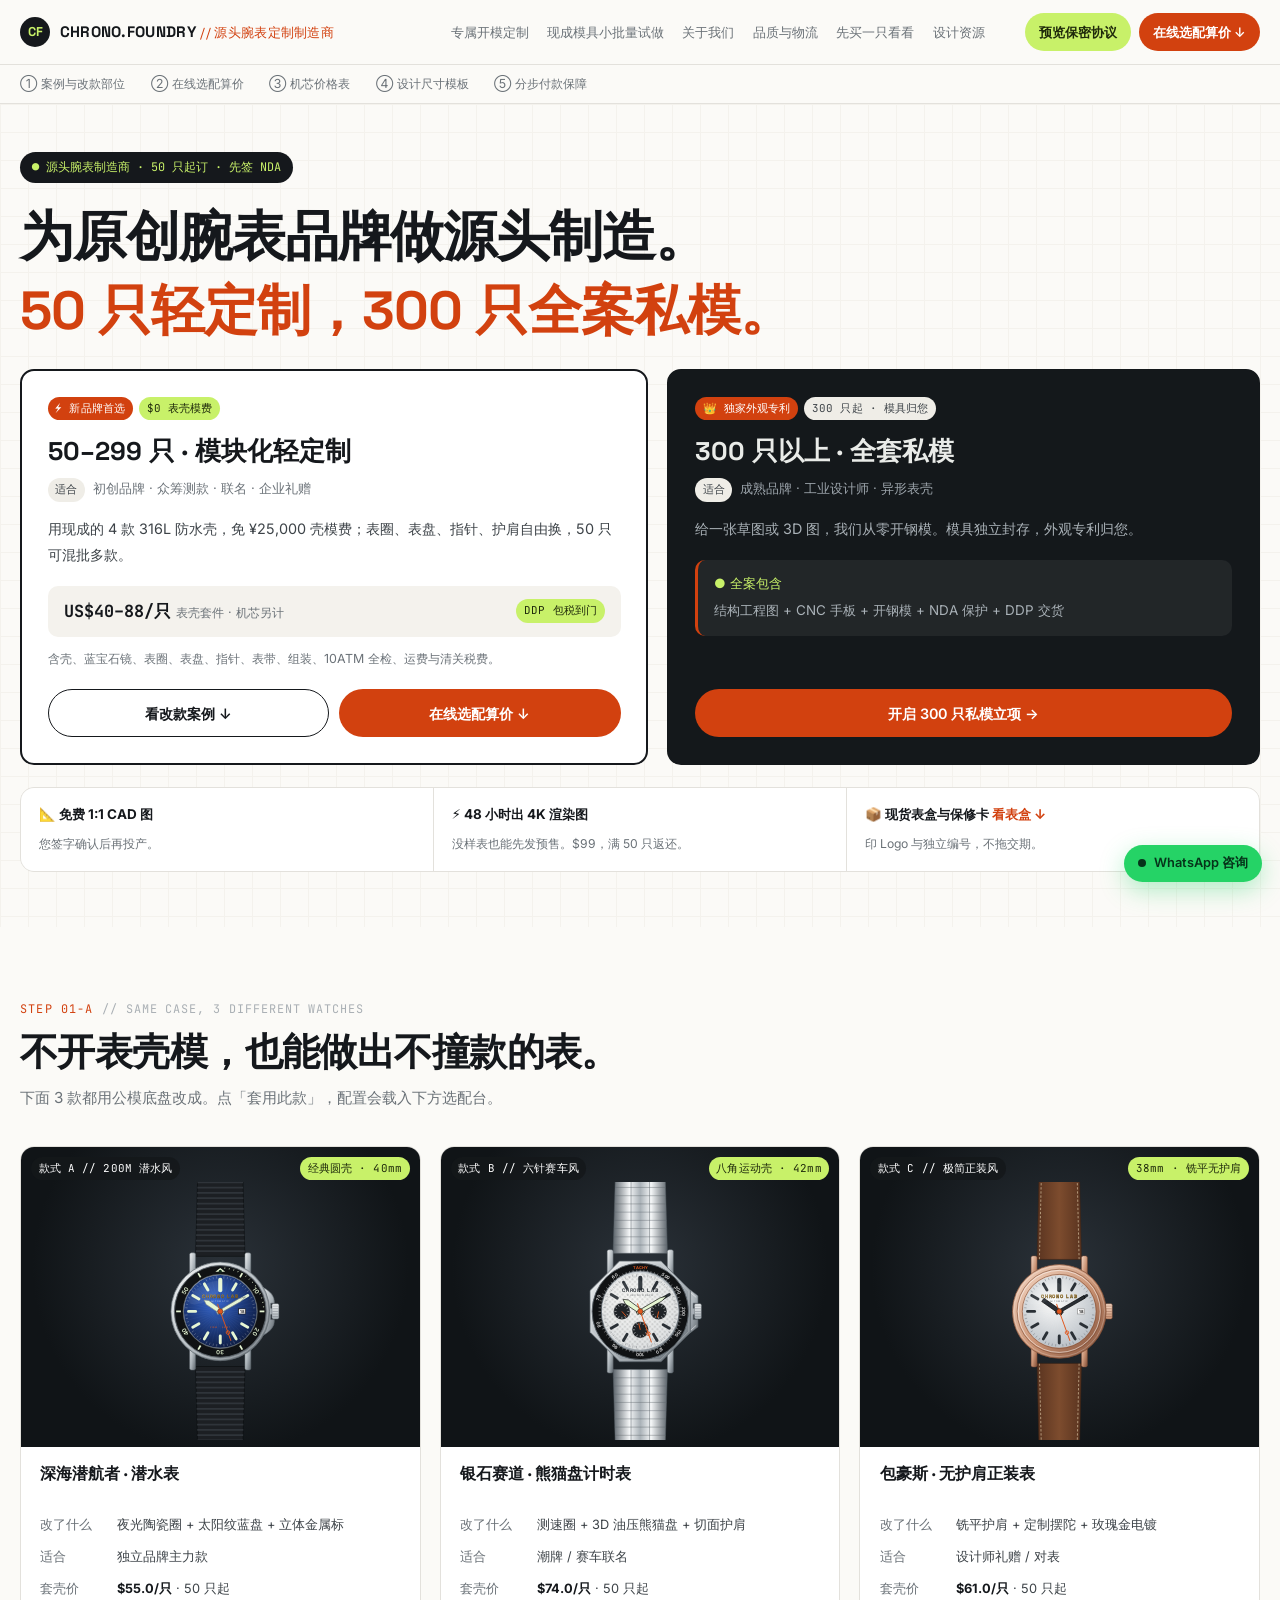
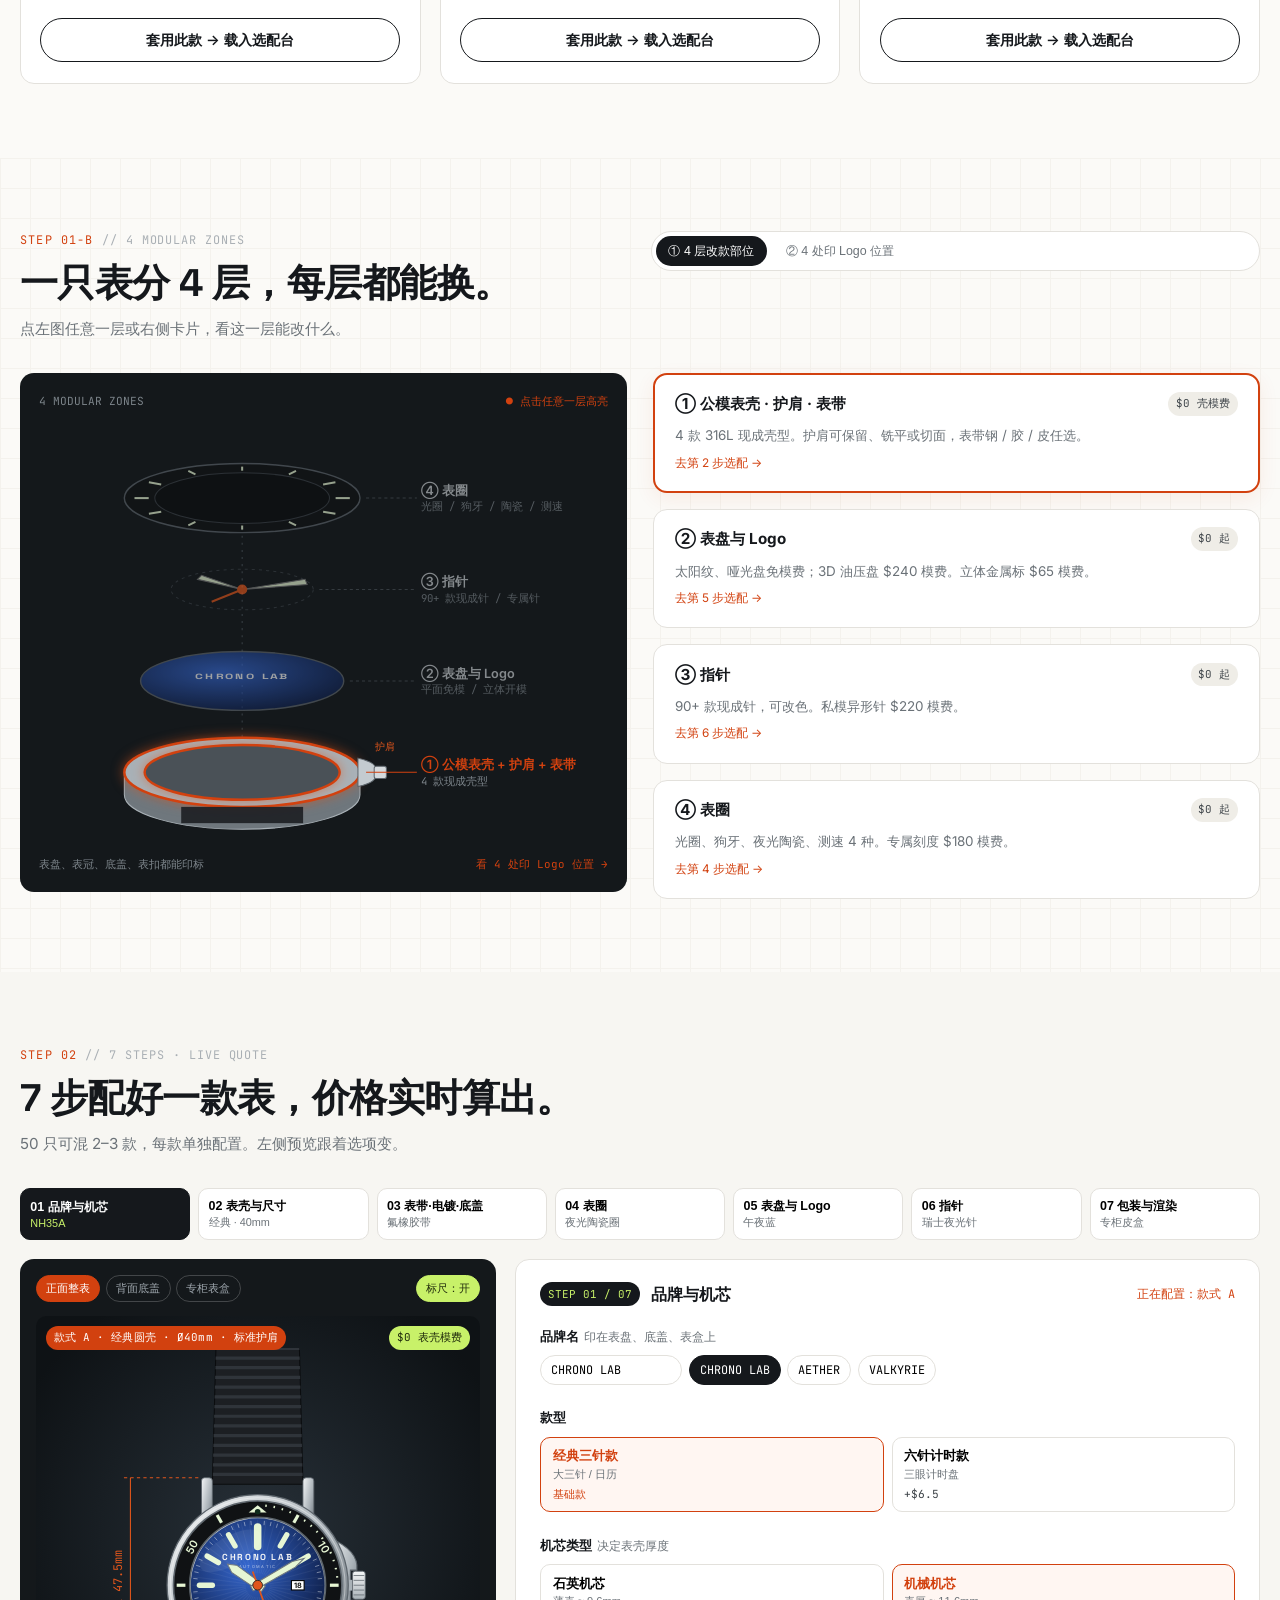
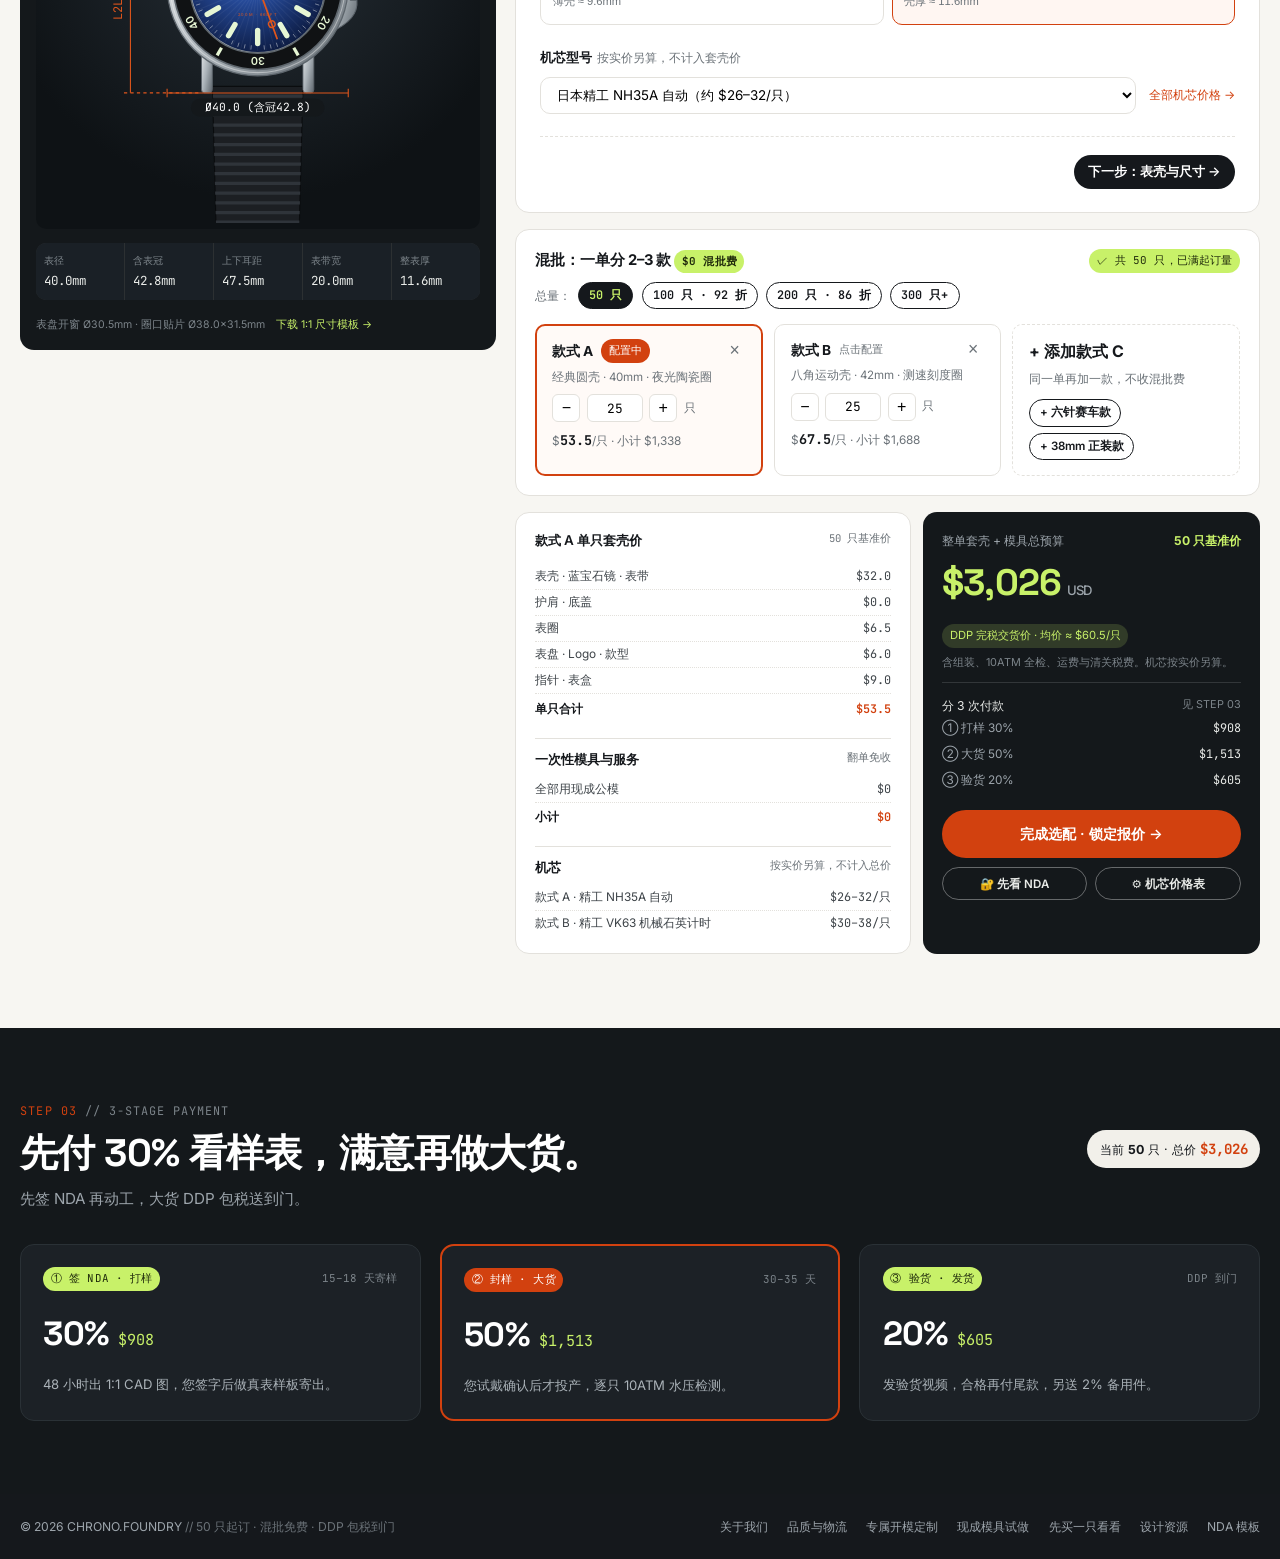
<file: index.html>
<!DOCTYPE html>
<html lang="zh-CN">
<head>
<meta charset="UTF-8">
<meta name="viewport" content="width=device-width, initial-scale=1.0">
<title>源头腕表定制制造商 — 50 只轻定制 · 300 只全案私模</title>
<link rel="preconnect" href="https://fonts.googleapis.com">
<link href="https://fonts.googleapis.com/css2?family=Space+Grotesk:wght@500;600;700&family=Inter:wght@400;500;600;700&family=JetBrains+Mono:wght@400;500;700&display=swap" rel="stylesheet">
<link rel="stylesheet" href="css/site.css">
</head>
<body>

<header class="hd">
  <div class="wrap hd__in">
    <a class="hd__brand" href="index.html">
      <span class="hd__mark">CF</span>
      <span class="hd__name">CHRONO.FOUNDRY<em>// 源头腕表定制制造商</em></span>
    </a>
    <nav class="hd__nav">
      <a href="full-custom.html">专属开模定制</a>
      <a href="mold-select.html">现成模具小批量试做</a>
      <a href="about.html">关于我们</a>
      <a href="about.html#qc">品质与物流</a>
      <a href="sample-purchase.html">先买一只看看</a>
      <a href="handbook.html">设计资源</a>
    </nav>
    <div class="hd__actions">
      <a class="btn btn--lime btn--sm" href="assets/nda-template.html">预览保密协议</a>
      <a class="btn btn--orange btn--sm" href="#quote">在线选配算价 ↓</a>
    </div>
  </div>
  <div class="subnav">
    <div class="wrap subnav__in">
      <a href="#cases">① 案例与改款部位</a>
      <a href="#quote">② 在线选配算价</a>
      <a href="#" data-open="engines">③ 机芯价格表</a>
      <a href="handbook.html">④ 设计尺寸模板</a>
      <a href="#pay">⑤ 分步付款保障</a>
    </div>
  </div>
</header>

<main>

<!-- ============ HERO ============ -->
<section class="hero">
  <div class="wrap">
    <span class="badge">● 源头腕表制造商 · 50 只起订 · 先签 NDA</span>
    <h1 class="hero__h">为原创腕表品牌做源头制造。
      <span class="hero__h2">50 只轻定制，300 只全案私模。</span>
    </h1>

    <div class="tiers">
      <article class="tier tier--light">
        <div class="tier__tags">
          <span class="tag tag--orange">⚡ 新品牌首选</span>
          <span class="tag tag--lime">$0 表壳模费</span>
        </div>
        <h2 class="tier__h">50–299 只 · 模块化轻定制</h2>
        <p class="tier__lead"><span class="tag tag--soft">适合</span>初创品牌 · 众筹测款 · 联名 · 企业礼赠</p>
        <p class="tier__body">用现成的 4 款 316L 防水壳，免 ¥25,000 壳模费；表圈、表盘、指针、护肩自由换，50 只可混批多款。</p>
        <div class="price-bar">
          <div class="price-bar__main"><b>US$40–88/只</b><span>表壳套件 · 机芯另计</span></div>
          <span class="tag tag--lime">DDP 包税到门</span>
        </div>
        <p class="tier__inc">含壳、蓝宝石镜、表圈、表盘、指针、表带、组装、10ATM 全检、运费与清关税费。</p>
        <div class="tier__cta">
          <a class="btn btn--ghost" href="#cases">看改款案例 ↓</a>
          <a class="btn btn--orange" href="#quote">在线选配算价 ↓</a>
        </div>
      </article>

      <article class="tier tier--dark">
        <div class="tier__tags">
          <span class="tag tag--orange">👑 独家外观专利</span>
          <span class="tag tag--soft">300 只起 · 模具归您</span>
        </div>
        <h2 class="tier__h">300 只以上 · 全套私模</h2>
        <p class="tier__lead"><span class="tag tag--soft">适合</span>成熟品牌 · 工业设计师 · 异形表壳</p>
        <p class="tier__body">给一张草图或 3D 图，我们从零开钢模。模具独立封存，外观专利归您。</p>
        <div class="incl">
          <p class="incl__t">● 全案包含</p>
          <p class="incl__b">结构工程图 + CNC 手板 + 开钢模 + NDA 保护 + DDP 交货</p>
        </div>
        <a class="btn btn--orange btn--block" href="full-custom.html">开启 300 只私模立项 →</a>
      </article>
    </div>

    <div class="trust">
      <div class="trust__i"><b>📐 免费 1:1 CAD 图</b><span>您签字确认后再投产。</span></div>
      <div class="trust__i"><b>⚡ 48 小时出 4K 渲染图</b><span>没样表也能先发预售。$99，满 50 只返还。</span></div>
      <div class="trust__i"><b>📦 现货表盒与保修卡 <a href="#quote" data-view-jump="box">看表盒 ↓</a></b><span>印 Logo 与独立编号，不拖交期。</span></div>
    </div>
  </div>
</section>

<!-- ============ STEP 01-A ============ -->
<section class="sec" id="cases">
  <span id="how" class="anchor"></span>
  <div class="wrap">
    <p class="kicker">STEP 01-A <em>// SAME CASE, 3 DIFFERENT WATCHES</em></p>
    <h2 class="h2">不开表壳模，也能做出不撞款的表。</h2>
    <p class="sub">下面 3 款都用公模底盘改成。点「套用此款」，配置会载入下方选配台。</p>
    <div class="case-grid" id="caseGrid"><!-- JS 渲染 --></div>
  </div>
</section>
<!-- ============ STEP 01-B ============ -->
<section class="sec sec--grid" id="zones">
  <div class="wrap">
    <div class="h2-row">
      <div>
        <p class="kicker">STEP 01-B <em>// 4 MODULAR ZONES</em></p>
        <h2 class="h2">一只表分 4 层，每层都能换。</h2>
        <p class="sub" data-zsub="zones">点左图任意一层或右侧卡片，看这一层能改什么。</p>
        <p class="sub" data-zsub="logo" hidden>整表 4 处可印品牌。改品牌名，4 张图同步更新。</p>
      </div>
      <div class="toggle" role="tablist">
        <button class="toggle__b is-on" type="button" data-zview="zones">① 4 层改款部位</button>
        <button class="toggle__b" type="button" data-zview="logo">② 4 处印 Logo 位置</button>
      </div>
    </div>

    <div class="zones" data-zpane="zones">
      <div class="zones__pic">
        <div class="zones__pic-h">4 MODULAR ZONES <span>● 点击任意一层高亮</span></div>
        <div class="zones__svg" id="zonesSvg"></div>
        <div class="zones__pic-f">表盘、表冠、底盖、表扣都能印标 <a href="#zones" data-zview-go="logo">看 4 处印 Logo 位置 →</a></div>
      </div>
      <div class="zones__list" id="zoneList"><!-- JS 渲染 --></div>
    </div>

    <div class="logos" data-zpane="logo" hidden>
      <div class="logos__bar">
        <label>品牌名 <input class="inp" type="text" maxlength="16" data-brand-input></label>
        <span class="hint">下方选配台的品牌名同步修改</span>
      </div>
      <div class="logo-grid" id="logoGrid"><!-- JS 渲染 --></div>
    </div>
  </div>
</section>

<!-- ============ STEP 02 ============ -->
<section class="sec sec--studio" id="quote">
  <div class="wrap">
    <p class="kicker">STEP 02 <em>// 7 STEPS · LIVE QUOTE</em></p>
    <h2 class="h2">7 步配好一款表，价格实时算出。</h2>
    <p class="sub">50 只可混 2–3 款，每款单独配置。左侧预览跟着选项变。</p>
    <div class="steps" id="steps"><!-- JS 渲染 --></div>
    <div class="studio">
      <div class="preview">
        <div class="preview__tabs">
          <button class="ptab is-on" type="button" data-view="front">正面整表</button>
          <button class="ptab" type="button" data-view="back">背面底盖</button>
          <button class="ptab" type="button" data-view="box">专柜表盒</button>
          <button class="ptab ptab--r is-on" type="button" id="rulerBtn">标尺：开</button>
        </div>
        <div class="preview__stage">
          <span class="tag tag--orange" id="pvTag"></span>
          <span class="tag tag--lime preview__stage-r" id="pvMold">$0 表壳模费</span>
          <div class="preview__svg" id="pvSvg"></div>
        </div>
        <dl class="dims" id="dims"></dl>
        <p class="preview__foot" id="pvFoot"></p>
      </div>

      <div class="panel">
        <div class="pane" id="pane"><!-- JS 渲染当前步骤 --></div>

        <div class="batch">
          <div class="batch__h">
            <b>混批：一单分 2–3 款 <span class="tag tag--lime">$0 混批费</span></b>
            <span class="tag" id="okTag"></span>
          </div>
          <p class="batch__t">总量：
            <button class="qbtn" type="button" data-qty="50">50 只</button>
            <button class="qbtn" type="button" data-qty="100">100 只 · 92 折</button>
            <button class="qbtn" type="button" data-qty="200">200 只 · 86 折</button>
            <button class="qbtn" type="button" data-qty="300">300 只+</button>
            <a class="link" id="bigTip" href="full-custom.html" hidden>300 只以上可开全套私模 →</a>
          </p>
          <div class="batch__row" id="styleCards"><!-- JS 渲染 --></div>
        </div>

        <div class="qbottom">
          <div class="breakdown" id="bkd"><!-- JS 渲染 --></div>
          <div class="total">
            <p class="total__l">整单套壳 + 模具总预算 <b id="tierTag"></b></p>
            <p class="total__v">$<span id="sum">0</span><small>USD</small></p>
            <span class="total__ddp">DDP 完税交货价 · 均价 ≈ $<span id="avg">0</span>/只</span>
            <p class="total__note">含组装、10ATM 全检、运费与清关税费。机芯按实价另算。</p>
            <div class="total__pay">
              <p>分 3 次付款 <span>见 STEP 03</span></p>
              <div class="total__pay-r">① 打样 30%<em>$<span id="pay1">0</span></em></div>
              <div class="total__pay-r">② 大货 50%<em>$<span id="pay2">0</span></em></div>
              <div class="total__pay-r">③ 验货 20%<em>$<span id="pay3">0</span></em></div>
            </div>
            <a class="btn btn--orange btn--block" href="inquiry.html">完成选配 · 锁定报价 →</a>
            <div class="total__alt">
              <a class="btn btn--ghost" href="assets/nda-template.html">🔐 先看 NDA</a>
              <a class="btn btn--ghost" href="#" data-open="engines">⚙ 机芯价格表</a>
            </div>
          </div>
        </div>
      </div>
    </div>
  </div>
</section>
<!-- ============ STEP 03 ============ -->
<section class="sec sec--dark" id="pay">
  <div class="wrap">
    <p class="kicker kicker--onDark">STEP 03 <em>// 3-STAGE PAYMENT</em></p>
    <div class="h2-row">
      <div>
        <h2 class="h2">先付 30% 看样表，满意再做大货。</h2>
        <p class="sub">先签 NDA 再动工，大货 DDP 包税送到门。</p>
      </div>
      <span class="pay-now">当前 <b id="payQty">50</b> 只 · 总价 <b class="pay-now__v">$<span id="paySum">0</span></b></span>
    </div>
    <div class="pay-grid">
      <article class="payc">
        <div class="payc__h"><span class="tag tag--lime">① 签 NDA · 打样</span><em>15–18 天寄样</em></div>
        <p class="payc__v"><b>30%</b><span>$<span id="pay1b">0</span></span></p>
        <p class="payc__d">48 小时出 1:1 CAD 图，您签字后做真表样板寄出。</p>
      </article>
      <article class="payc payc--mid">
        <div class="payc__h"><span class="tag tag--orange">② 封样 · 大货</span><em>30–35 天</em></div>
        <p class="payc__v"><b>50%</b><span>$<span id="pay2b">0</span></span></p>
        <p class="payc__d">您试戴确认后才投产，逐只 10ATM 水压检测。</p>
      </article>
      <article class="payc">
        <div class="payc__h"><span class="tag tag--lime">③ 验货 · 发货</span><em>DDP 到门</em></div>
        <p class="payc__v"><b>20%</b><span>$<span id="pay3b">0</span></span></p>
        <p class="payc__d">发验货视频，合格再付尾款，另送 2% 备用件。</p>
      </article>
    </div>
  </div>
</section>

<!-- 机芯价格表 -->
<div class="modal" id="engines" hidden>
  <div class="modal__box" role="dialog" aria-labelledby="engH">
    <button class="modal__x" type="button" data-close aria-label="关闭">×</button>
    <h3 id="engH">机芯参考价</h3>
    <p class="hint">批量采购区间，下单按当期实价。机芯不计入套壳总价；自带机芯免费装配。</p>
    <table class="eng"><thead><tr><th>款型</th><th>机芯</th><th>US$/只</th></tr></thead><tbody id="engBody"></tbody></table>
  </div>
</div>

</main>

<footer class="ft">
  <div class="wrap ft__in">
    <p>© 2026 CHRONO.FOUNDRY <em>// 50 只起订 · 混批免费 · DDP 包税到门</em></p>
    <nav class="ft__nav">
      <a href="about.html">关于我们</a>
      <a href="about.html#qc">品质与物流</a>
      <a href="full-custom.html">专属开模定制</a>
      <a href="mold-select.html">现成模具试做</a>
      <a href="sample-purchase.html">先买一只看看</a>
      <a href="handbook.html">设计资源</a>
      <a href="assets/nda-template.html">NDA 模板</a>
    </nav>
  </div>
</footer>

<a class="wa" href="inquiry.html" aria-label="WhatsApp 咨询"><span></span>WhatsApp 咨询</a>

<script src="js/cf-data.js"></script>
<script src="js/cf-watch.js"></script>
<script src="js/site.js"></script>
</body>
</html>
</file>
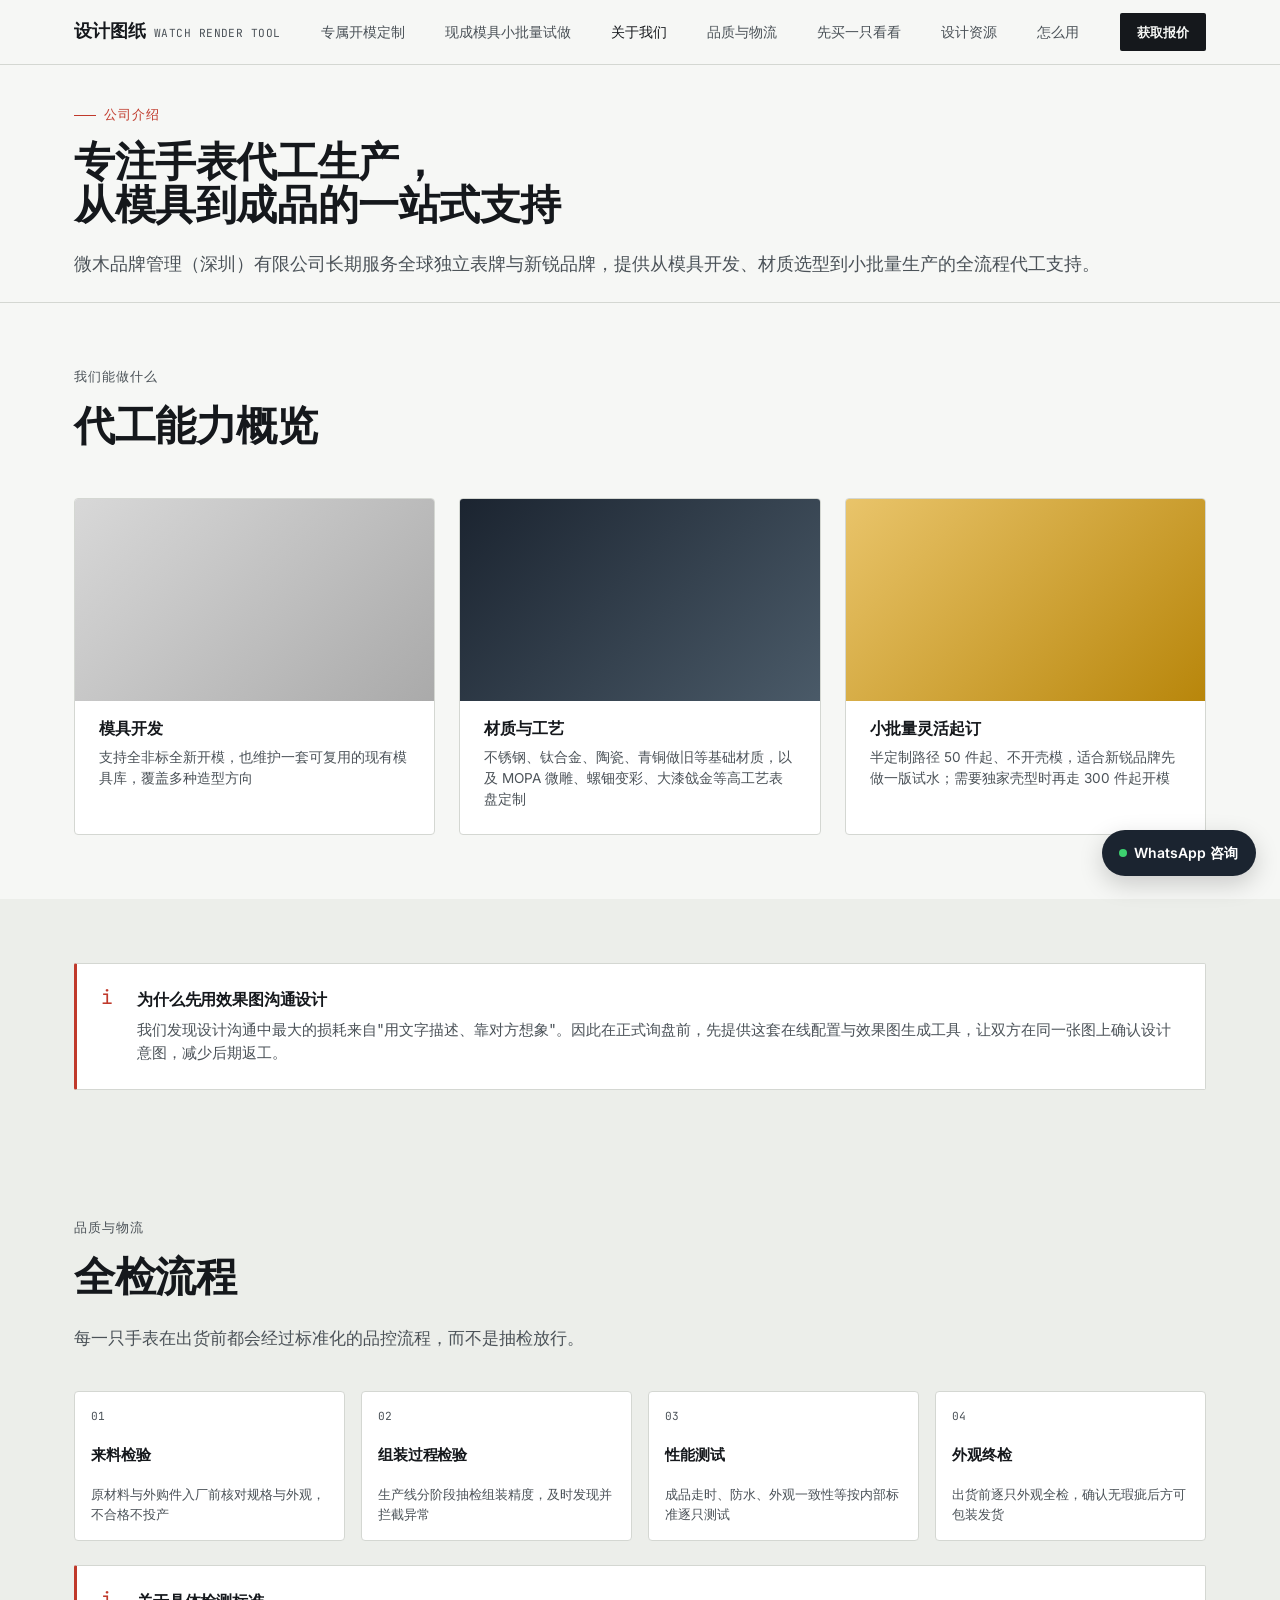
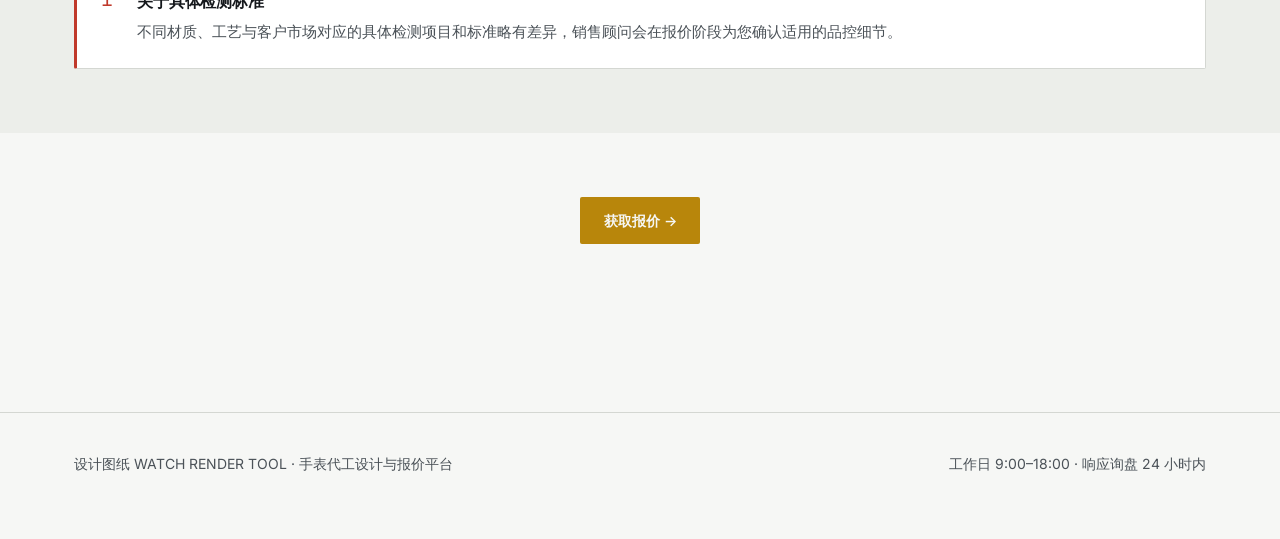
<file: about.html>
<!DOCTYPE html>
<html lang="zh-CN">
<head>
<meta charset="UTF-8">
<meta name="viewport" content="width=device-width, initial-scale=1.0">
<title>公司介绍 — 设计图纸 WATCH RENDER TOOL</title>
<link rel="preconnect" href="https://fonts.googleapis.com">
<link href="https://fonts.googleapis.com/css2?family=Space+Grotesk:wght@500;600;700&family=Inter:wght@400;500;600&family=JetBrains+Mono:wght@400;500&display=swap" rel="stylesheet">
<link rel="stylesheet" href="css/tokens.css">
<link rel="stylesheet" href="css/base.css">
<link rel="stylesheet" href="css/home.css">
</head>
<body>

<header class="site-header">
  <div class="container site-header__bar">
    <a href="index.html" class="site-header__brand">设计图纸 <small>WATCH RENDER TOOL</small></a>
    <nav class="site-header__nav">
      <a href="full-custom.html">专属开模定制</a>
      <a href="mold-select.html">现成模具小批量试做</a>
      <a href="about.html" class="is-active">关于我们</a>
      <a href="about.html#qc">品质与物流</a>
      <a href="sample-purchase.html">先买一只看看</a>
      <a href="handbook.html">设计资源</a>
      <a href="index.html#how">怎么用</a>
    </nav>
    <div class="site-header__actions">
      <a href="inquiry.html" class="btn btn--primary btn--sm">获取报价</a>
    </div>
  </div>
</header>

<main>

  <section class="hero" style="padding: var(--space-4) 0 var(--space-3);">
    <div class="container">
      <div class="hero__eyebrow">公司介绍</div>
      <h1 style="font-size: var(--fs-h1); max-width: 26em;">专注手表代工生产，<br>从模具到成品的一站式支持</h1>
      <p class="hero__sub" style="max-width:none;">微木品牌管理（深圳）有限公司长期服务全球独立表牌与新锐品牌，提供从模具开发、材质选型到小批量生产的全流程代工支持。</p>
    </div>
  </section>

  <section class="section section--tight">
    <div class="container">
      <div class="section__head">
        <div class="section__eyebrow">我们能做什么</div>
        <h2>代工能力概览</h2>
      </div>
      <div class="material-grid">
        <div class="material-card">
          <div class="material-card__swatch" style="background:linear-gradient(135deg,#d8d8d8,#aaa);"></div>
          <h4>模具开发</h4>
          <p>支持全非标全新开模，也维护一套可复用的现有模具库，覆盖多种造型方向</p>
        </div>
        <div class="material-card">
          <div class="material-card__swatch" style="background:linear-gradient(135deg,#1B2430,#4A5A68);"></div>
          <h4>材质与工艺</h4>
          <p>不锈钢、钛合金、陶瓷、青铜做旧等基础材质，以及 MOPA 微雕、螺钿变彩、大漆戗金等高工艺表盘定制</p>
        </div>
        <div class="material-card">
          <div class="material-card__swatch" style="background:linear-gradient(135deg,#e9c46a,#b8860b);"></div>
          <h4>小批量灵活起订</h4>
          <p>半定制路径 50 件起、不开壳模，适合新锐品牌先做一版试水；需要独家壳型时再走 300 件起开模</p>
        </div>
      </div>
    </div>
  </section>

  <section class="section section--dim section--tight">
    <div class="container">
      <div class="guidance">
        <div class="guidance__icon">i</div>
        <div>
          <h4>为什么先用效果图沟通设计</h4>
          <p>我们发现设计沟通中最大的损耗来自"用文字描述、靠对方想象"。因此在正式询盘前，先提供这套在线配置与效果图生成工具，让双方在同一张图上确认设计意图，减少后期返工。</p>
        </div>
      </div>
    </div>
  </section>

  <section class="section section--dim section--tight" id="qc">
    <div class="container">
      <div class="section__head">
        <div class="section__eyebrow">品质与物流</div>
        <h2>全检流程</h2>
        <p>每一只手表在出货前都会经过标准化的品控流程，而不是抽检放行。</p>
      </div>
      <div class="flow flow--4">
        <div class="flow-step">
          <span class="flow-step__n">01</span>
          <h4>来料检验</h4>
          <p>原材料与外购件入厂前核对规格与外观，不合格不投产</p>
        </div>
        <div class="flow-step">
          <span class="flow-step__n">02</span>
          <h4>组装过程检验</h4>
          <p>生产线分阶段抽检组装精度，及时发现并拦截异常</p>
        </div>
        <div class="flow-step">
          <span class="flow-step__n">03</span>
          <h4>性能测试</h4>
          <p>成品走时、防水、外观一致性等按内部标准逐只测试</p>
        </div>
        <div class="flow-step">
          <span class="flow-step__n">04</span>
          <h4>外观终检</h4>
          <p>出货前逐只外观全检，确认无瑕疵后方可包装发货</p>
        </div>
      </div>
      <div class="guidance" style="margin-top: var(--space-3);">
        <div class="guidance__icon">i</div>
        <div>
          <h4>关于具体检测标准</h4>
          <p>不同材质、工艺与客户市场对应的具体检测项目和标准略有差异，销售顾问会在报价阶段为您确认适用的品控细节。</p>
        </div>
      </div>
    </div>
  </section>

  <section class="section section--tight">
    <div class="container" style="text-align:center;">
      <a href="inquiry.html" class="btn btn--brass">获取报价 →</a>
    </div>
  </section>

</main>

<footer class="site-footer">
  <div class="container site-footer__grid">
    <div>设计图纸 WATCH RENDER TOOL · 手表代工设计与报价平台</div>
    <div>工作日 9:00–18:00 · 响应询盘 24 小时内</div>
  </div>
</footer>

<a href="#" class="float-whatsapp" aria-label="通过 WhatsApp 联系我们">
  <span class="float-whatsapp__dot"></span> WhatsApp 咨询
</a>

<script src="js/main.js"></script>
</body>
</html>
</file>
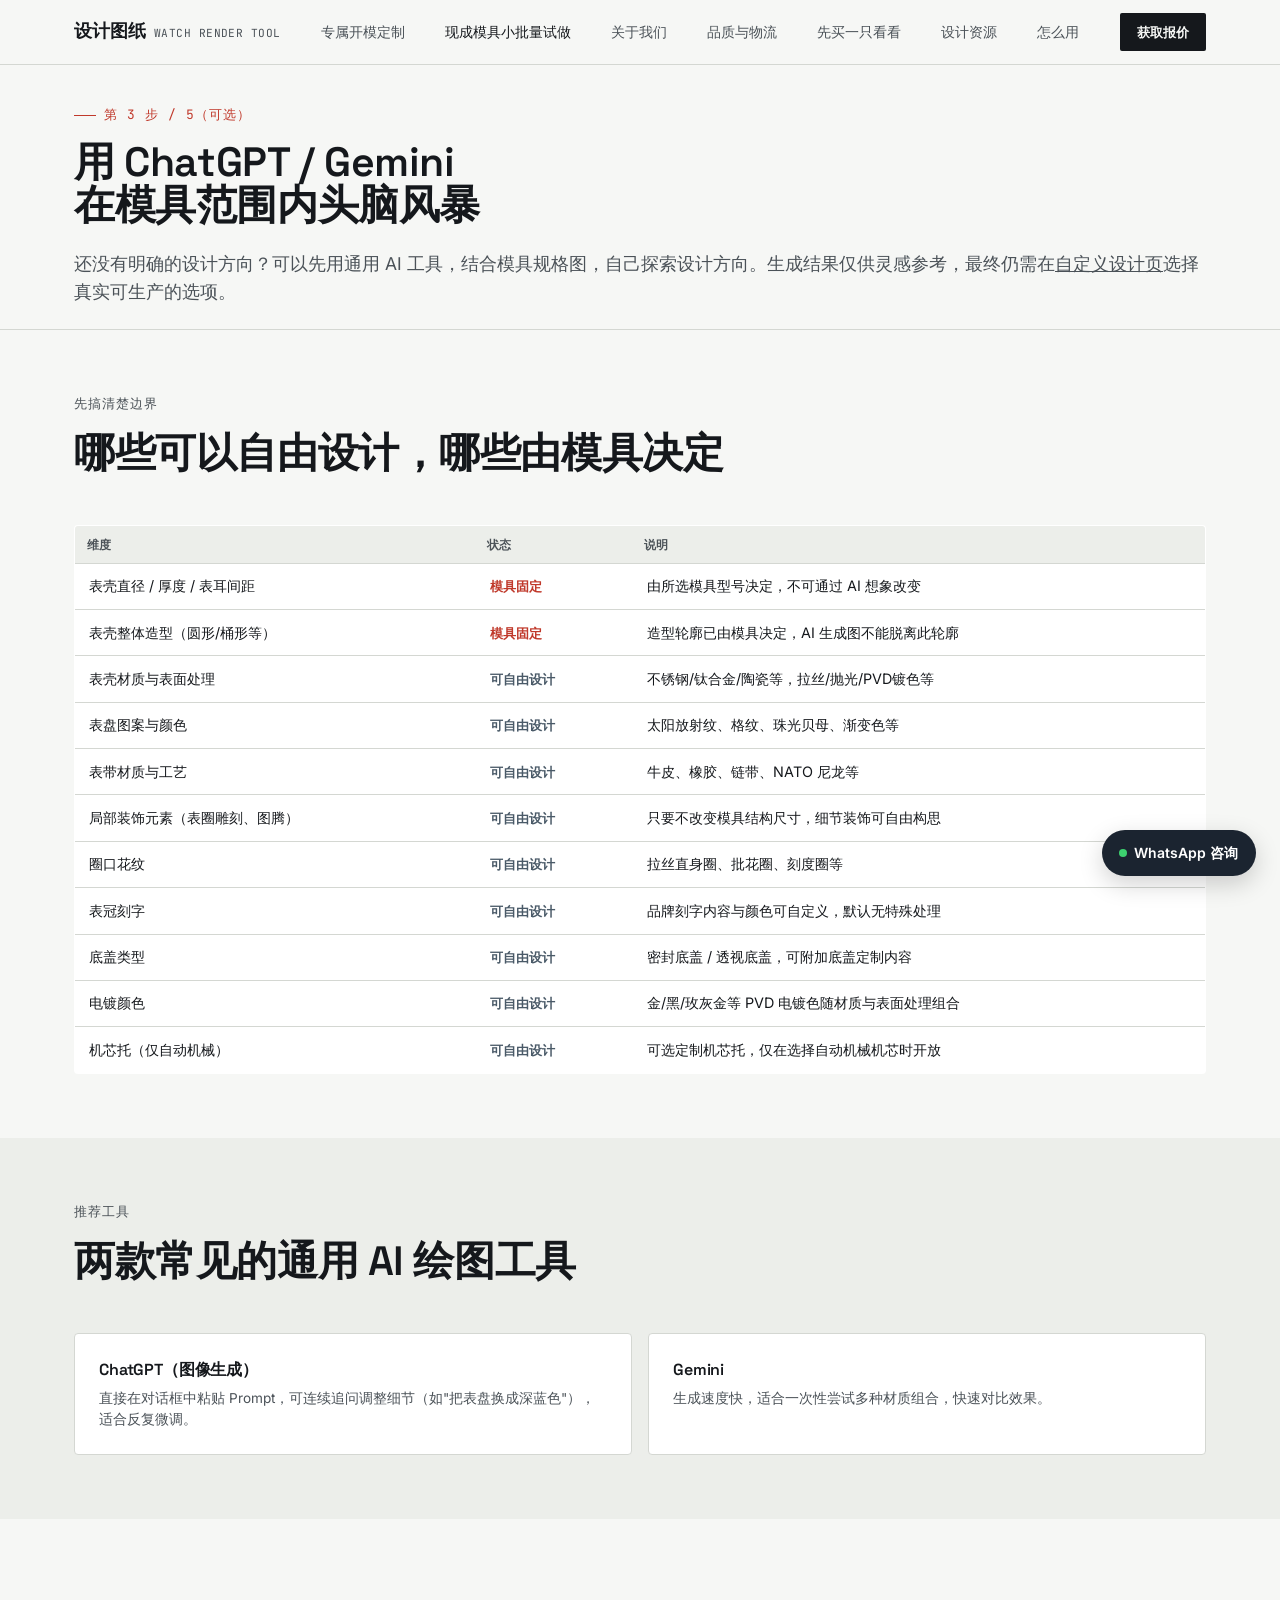
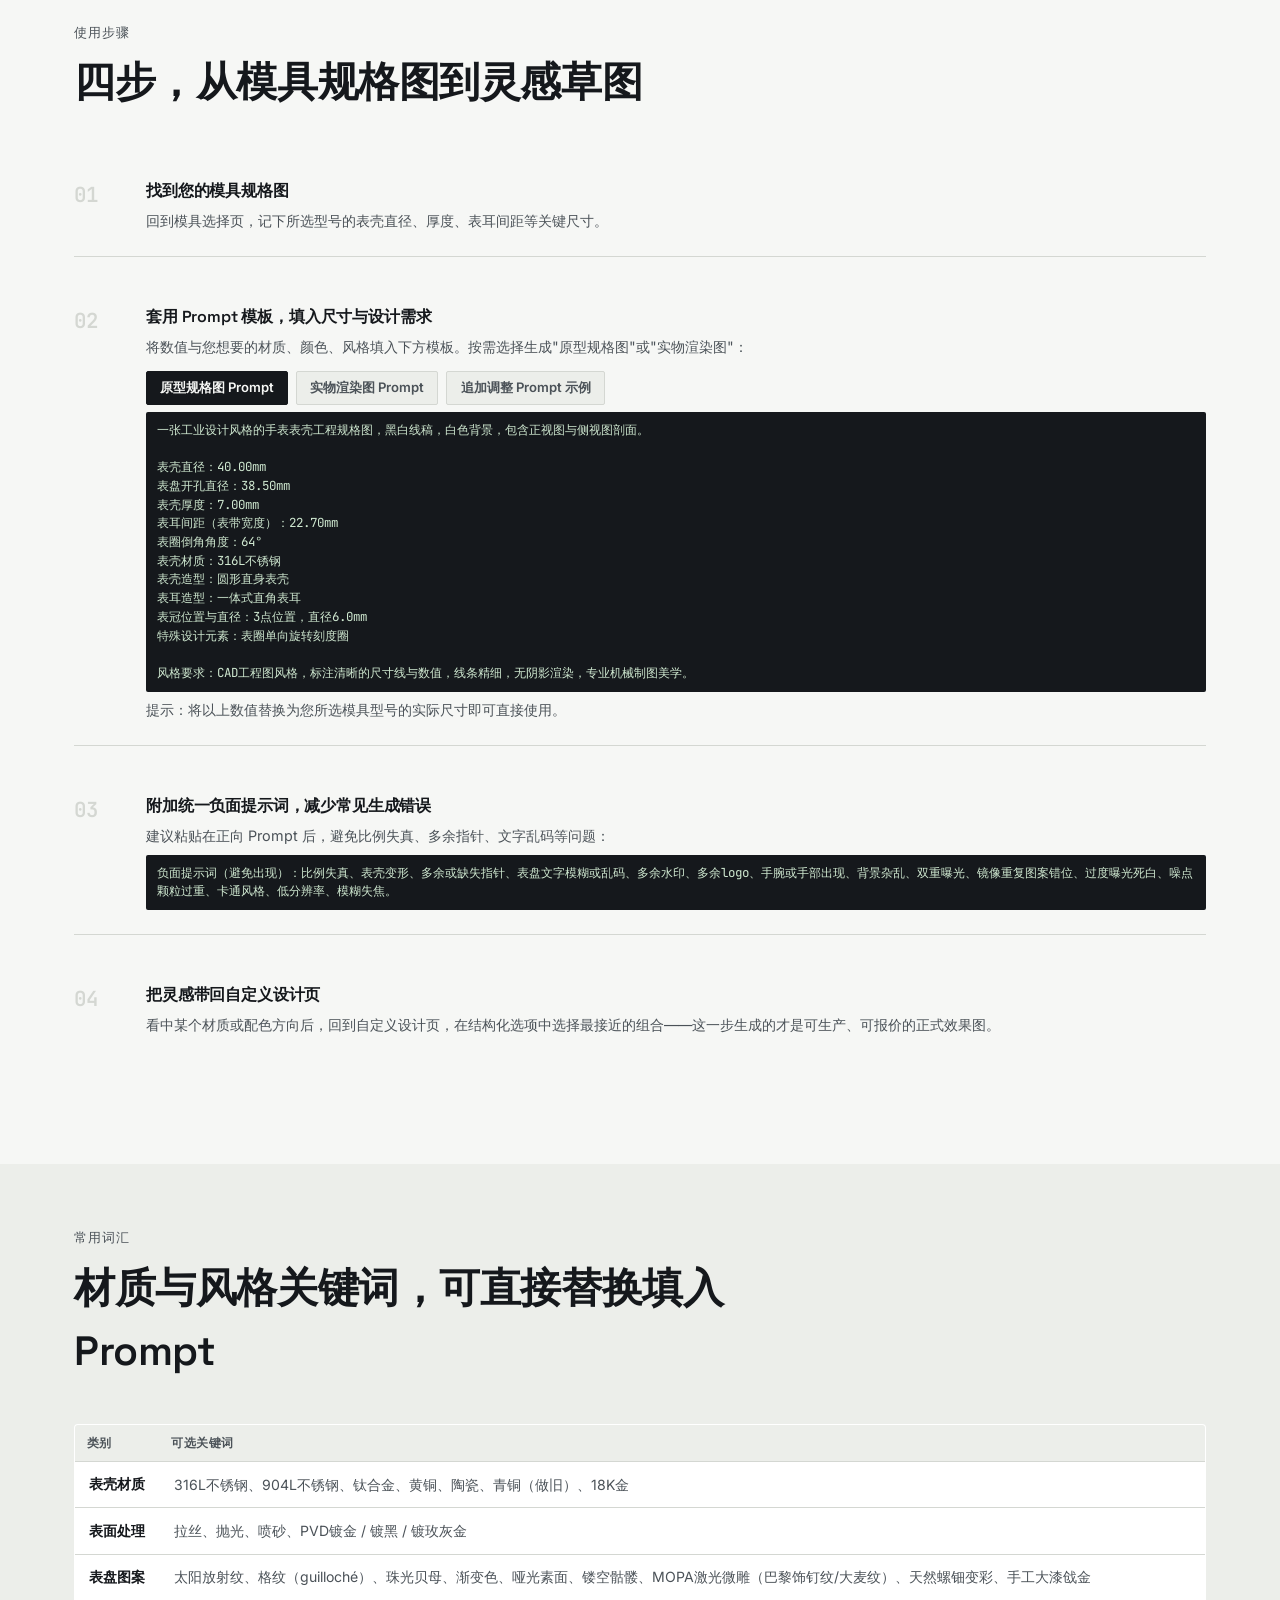
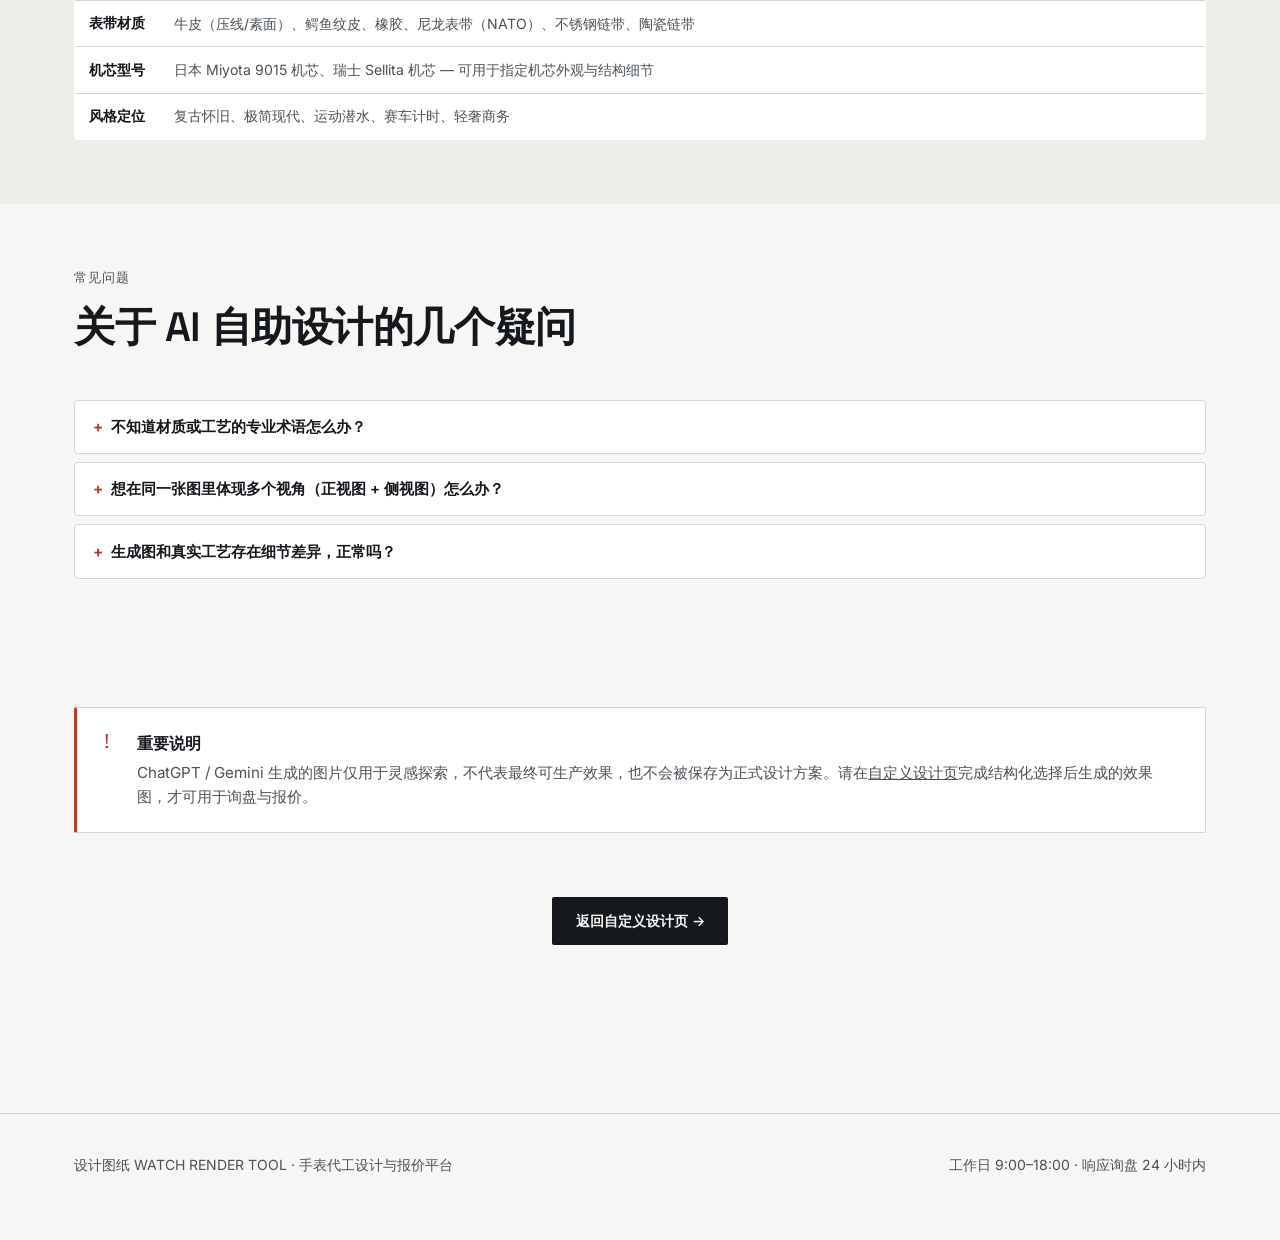
<file: ai-guide.html>
<!DOCTYPE html>
<html lang="zh-CN">
<head>
<meta charset="UTF-8">
<meta name="viewport" content="width=device-width, initial-scale=1.0">
<title>AI 自助设计指南 — 小批量半定制</title>
<link rel="preconnect" href="https://fonts.googleapis.com">
<link href="https://fonts.googleapis.com/css2?family=Space+Grotesk:wght@500;600;700&family=Inter:wght@400;500;600&family=JetBrains+Mono:wght@400;500&display=swap" rel="stylesheet">
<link rel="stylesheet" href="css/tokens.css">
<link rel="stylesheet" href="css/base.css">
<link rel="stylesheet" href="css/home.css">
<link rel="stylesheet" href="css/ai-guide.css">
</head>
<body>

<header class="site-header">
  <div class="container site-header__bar">
    <a href="index.html" class="site-header__brand">设计图纸 <small>WATCH RENDER TOOL</small></a>
    <nav class="site-header__nav">
      <a href="full-custom.html">专属开模定制</a>
      <a href="mold-select.html" class="is-active">现成模具小批量试做</a>
      <a href="about.html">关于我们</a>
      <a href="about.html#qc">品质与物流</a>
      <a href="sample-purchase.html">先买一只看看</a>
      <a href="handbook.html">设计资源</a>
      <a href="index.html#how">怎么用</a>
    </nav>
    <div class="site-header__actions">
      <a href="inquiry.html" class="btn btn--primary btn--sm">获取报价</a>
    </div>
  </div>
</header>

<main>

  <section class="hero" style="padding: var(--space-4) 0 var(--space-3);">
    <div class="container">
      <div class="hero__eyebrow">第 3 步 / 5（可选）</div>
      <h1 style="font-size: var(--fs-h1); max-width: 28em;">用 ChatGPT / Gemini<br>在模具范围内头脑风暴</h1>
      <p class="hero__sub" style="max-width: none;">还没有明确的设计方向？可以先用通用 AI 工具，结合模具规格图，自己探索设计方向。生成结果仅供灵感参考，最终仍需在<a href="configurator.html" style="text-decoration:underline;">自定义设计页</a>选择真实可生产的选项。</p>
    </div>
  </section>

  <!-- ============ BOUNDARY TABLE ============ -->
  <section class="section section--tight">
    <div class="container">
      <div class="section__head">
        <div class="section__eyebrow">先搞清楚边界</div>
        <h2>哪些可以自由设计，哪些由模具决定</h2>
      </div>
      <table class="boundary-table">
        <thead>
          <tr><th>维度</th><th>状态</th><th>说明</th></tr>
        </thead>
        <tbody>
          <tr><td>表壳直径 / 厚度 / 表耳间距</td><td><span class="tag-fixed">模具固定</span></td><td>由所选模具型号决定，不可通过 AI 想象改变</td></tr>
          <tr><td>表壳整体造型（圆形/桶形等）</td><td><span class="tag-fixed">模具固定</span></td><td>造型轮廓已由模具决定，AI 生成图不能脱离此轮廓</td></tr>
          <tr><td>表壳材质与表面处理</td><td><span class="tag-free">可自由设计</span></td><td>不锈钢/钛合金/陶瓷等，拉丝/抛光/PVD镀色等</td></tr>
          <tr><td>表盘图案与颜色</td><td><span class="tag-free">可自由设计</span></td><td>太阳放射纹、格纹、珠光贝母、渐变色等</td></tr>
          <tr><td>表带材质与工艺</td><td><span class="tag-free">可自由设计</span></td><td>牛皮、橡胶、链带、NATO 尼龙等</td></tr>
          <tr><td>局部装饰元素（表圈雕刻、图腾）</td><td><span class="tag-free">可自由设计</span></td><td>只要不改变模具结构尺寸，细节装饰可自由构思</td></tr>
          <tr><td>圈口花纹</td><td><span class="tag-free">可自由设计</span></td><td>拉丝直身圈、批花圈、刻度圈等</td></tr>
          <tr><td>表冠刻字</td><td><span class="tag-free">可自由设计</span></td><td>品牌刻字内容与颜色可自定义，默认无特殊处理</td></tr>
          <tr><td>底盖类型</td><td><span class="tag-free">可自由设计</span></td><td>密封底盖 / 透视底盖，可附加底盖定制内容</td></tr>
          <tr><td>电镀颜色</td><td><span class="tag-free">可自由设计</span></td><td>金/黑/玫灰金等 PVD 电镀色随材质与表面处理组合</td></tr>
          <tr><td>机芯托（仅自动机械）</td><td><span class="tag-free">可自由设计</span></td><td>可选定制机芯托，仅在选择自动机械机芯时开放</td></tr>
        </tbody>
      </table>
    </div>
  </section>

  <!-- ============ RECOMMENDED TOOLS ============ -->
  <section class="section section--dim section--tight">
    <div class="container">
      <div class="section__head">
        <div class="section__eyebrow">推荐工具</div>
        <h2>两款常见的通用 AI 绘图工具</h2>
      </div>
      <div class="tool-cards">
        <div class="tool-card">
          <h4>ChatGPT（图像生成）</h4>
          <p>直接在对话框中粘贴 Prompt，可连续追问调整细节（如"把表盘换成深蓝色"），适合反复微调。</p>
        </div>
        <div class="tool-card">
          <h4>Gemini</h4>
          <p>生成速度快，适合一次性尝试多种材质组合，快速对比效果。</p>
        </div>
      </div>
    </div>
  </section>

  <!-- ============ STEP BY STEP ============ -->
  <section class="section">
    <div class="container">
      <div class="section__head">
        <div class="section__eyebrow">使用步骤</div>
        <h2>四步，从模具规格图到灵感草图</h2>
      </div>
      <div class="steps-vert">
        <div class="step-card">
          <div class="step-card__n">01</div>
          <div>
            <h4>找到您的模具规格图</h4>
            <p>回到<a href="mold-select.html">模具选择页</a>，记下所选型号的表壳直径、厚度、表耳间距等关键尺寸。</p>
          </div>
        </div>
        <div class="step-card">
          <div class="step-card__n">02</div>
          <div>
            <h4>套用 Prompt 模板，填入尺寸与设计需求</h4>
            <p>将数值与您想要的材质、颜色、风格填入下方模板。按需选择生成"原型规格图"或"实物渲染图"：</p>
            <div class="tpl-tabs">
              <button class="tpl-tab is-active" data-tpl="proto" type="button">原型规格图 Prompt</button>
              <button class="tpl-tab" data-tpl="render" type="button">实物渲染图 Prompt</button>
              <button class="tpl-tab" data-tpl="adjust" type="button">追加调整 Prompt 示例</button>
            </div>
            <div class="tpl-panel is-active" data-tpl="proto">
              <code>一张工业设计风格的手表表壳工程规格图，黑白线稿，白色背景，包含正视图与侧视图剖面。

表壳直径：40.00mm
表盘开孔直径：38.50mm
表壳厚度：7.00mm
表耳间距（表带宽度）：22.70mm
表圈倒角角度：64°
表壳材质：316L不锈钢
表壳造型：圆形直身表壳
表耳造型：一体式直角表耳
表冠位置与直径：3点位置，直径6.0mm
特殊设计元素：表圈单向旋转刻度圈

风格要求：CAD工程图风格，标注清晰的尺寸线与数值，线条精细，无阴影渲染，专业机械制图美学。</code>
              <p class="tpl-hint">提示：将以上数值替换为您所选模具型号的实际尺寸即可直接使用。</p>
            </div>
            <div class="tpl-panel" data-tpl="render">
              <code>一张专业奢侈品级手表产品摄影图，正面45度角视角，纯色简约背景，柔和影棚灯光，无手腕/手部出现。

表壳：40.00mm 拉丝不锈钢，圆形直身表壳
表圈：黑色陶瓷单向旋转刻度圈，素面抛光
表盘：深蓝色太阳放射纹表盘，白色棒形夜光指针
表冠：抛光不锈钢表冠，3点位置
表带：不锈钢三节链带，蝴蝶扣

灯光与质感：影棚柔光箱布光，金属高光反射自然，材质细节清晰可见，摄影级真实质感，8K超高清商业产品摄影，焦点清晰。</code>
            </div>
            <div class="tpl-panel" data-tpl="adjust">
              <code>把手表的字面改成蓝色，圈口改成批花圈。</code>
              <p class="tpl-hint">提示：在已生成的图基础上追问时，只需用一句口语化的修改指令即可，不必重新粘贴完整 Prompt；"字面"即表盘，"批花圈"是圈口花纹的一种可选款式。</p>
            </div>
          </div>
        </div>
        <div class="step-card">
          <div class="step-card__n">03</div>
          <div>
            <h4>附加统一负面提示词，减少常见生成错误</h4>
            <p>建议粘贴在正向 Prompt 后，避免比例失真、多余指针、文字乱码等问题：</p>
            <code>负面提示词（避免出现）：比例失真、表壳变形、多余或缺失指针、表盘文字模糊或乱码、多余水印、多余logo、手腕或手部出现、背景杂乱、双重曝光、镜像重复图案错位、过度曝光死白、噪点颗粒过重、卡通风格、低分辨率、模糊失焦。</code>
          </div>
        </div>
        <div class="step-card">
          <div class="step-card__n">04</div>
          <div>
            <h4>把灵感带回自定义设计页</h4>
            <p>看中某个材质或配色方向后，回到<a href="configurator.html">自定义设计页</a>，在结构化选项中选择最接近的组合——这一步生成的才是可生产、可报价的正式效果图。</p>
          </div>
        </div>
      </div>
    </div>
  </section>

  <!-- ============ KEYWORD LIBRARY ============ -->
  <section class="section section--dim section--tight">
    <div class="container">
      <div class="section__head">
        <div class="section__eyebrow">常用词汇</div>
        <h2>材质与风格关键词，可直接替换填入 Prompt</h2>
      </div>
      <table class="boundary-table keyword-table">
        <thead>
          <tr><th>类别</th><th>可选关键词</th></tr>
        </thead>
        <tbody>
          <tr><td>表壳材质</td><td>316L不锈钢、904L不锈钢、钛合金、黄铜、陶瓷、青铜（做旧）、18K金</td></tr>
          <tr><td>表面处理</td><td>拉丝、抛光、喷砂、PVD镀金 / 镀黑 / 镀玫灰金</td></tr>
          <tr><td>表盘图案</td><td>太阳放射纹、格纹（guilloché）、珠光贝母、渐变色、哑光素面、镂空骷髅、MOPA激光微雕（巴黎饰钉纹/大麦纹）、天然螺钿变彩、手工大漆戗金</td></tr>
          <tr><td>表带材质</td><td>牛皮（压线/素面）、鳄鱼纹皮、橡胶、尼龙表带（NATO）、不锈钢链带、陶瓷链带</td></tr>
          <tr><td>机芯型号</td><td>日本 Miyota 9015 机芯、瑞士 Sellita 机芯 — 可用于指定机芯外观与结构细节</td></tr>
          <tr><td>风格定位</td><td>复古怀旧、极简现代、运动潜水、赛车计时、轻奢商务</td></tr>
        </tbody>
      </table>
    </div>
  </section>

  <!-- ============ FAQ ============ -->
  <section class="section section--tight">
    <div class="container">
      <div class="section__head">
        <div class="section__eyebrow">常见问题</div>
        <h2>关于 AI 自助设计的几个疑问</h2>
      </div>
      <div class="faq-list">
        <details class="faq-item">
          <summary>不知道材质或工艺的专业术语怎么办？</summary>
          <p>可以用通俗描述替代，例如用"哑光深灰色金属"代替"钛合金喷砂处理"，AI 仍可生成，只是细节还原度会略有下降。</p>
        </details>
        <details class="faq-item">
          <summary>想在同一张图里体现多个视角（正视图 + 侧视图）怎么办？</summary>
          <p>原型规格图 Prompt 已默认包含"正视图与侧视图剖面"。如需俯视图或表背视图，可在 Prompt 末尾追加一句"同时提供俯视图 / 表背视图"。</p>
        </details>
        <details class="faq-item">
          <summary>生成图和真实工艺存在细节差异，正常吗？</summary>
          <p>正常。AI 生成图仅用于设计沟通与效果预览，最终以实际打样与 CAD 图纸为准。</p>
        </details>
      </div>
    </div>
  </section>

  <!-- ============ DISCLAIMER ============ -->
  <section class="section section--tight">
    <div class="container">
      <div class="guidance">
        <div class="guidance__icon">!</div>
        <div>
          <h4>重要说明</h4>
          <p>ChatGPT / Gemini 生成的图片仅用于灵感探索，不代表最终可生产效果，也不会被保存为正式设计方案。请在<a href="configurator.html" style="text-decoration:underline;">自定义设计页</a>完成结构化选择后生成的效果图，才可用于询盘与报价。</p>
        </div>
      </div>
    </div>
  </section>

  <section class="section section--tight" style="padding-top:0;">
    <div class="container" style="text-align:center;">
      <a href="configurator.html" class="btn btn--primary">返回自定义设计页 →</a>
    </div>
  </section>

</main>

<footer class="site-footer">
  <div class="container site-footer__grid">
    <div>设计图纸 WATCH RENDER TOOL · 手表代工设计与报价平台</div>
    <div>工作日 9:00–18:00 · 响应询盘 24 小时内</div>
  </div>
</footer>

<a href="#" class="float-whatsapp" aria-label="通过 WhatsApp 联系我们">
  <span class="float-whatsapp__dot"></span> WhatsApp 咨询
</a>

<script src="js/main.js"></script>
<script src="js/ai-guide.js"></script>
</body>
</html>
</file>
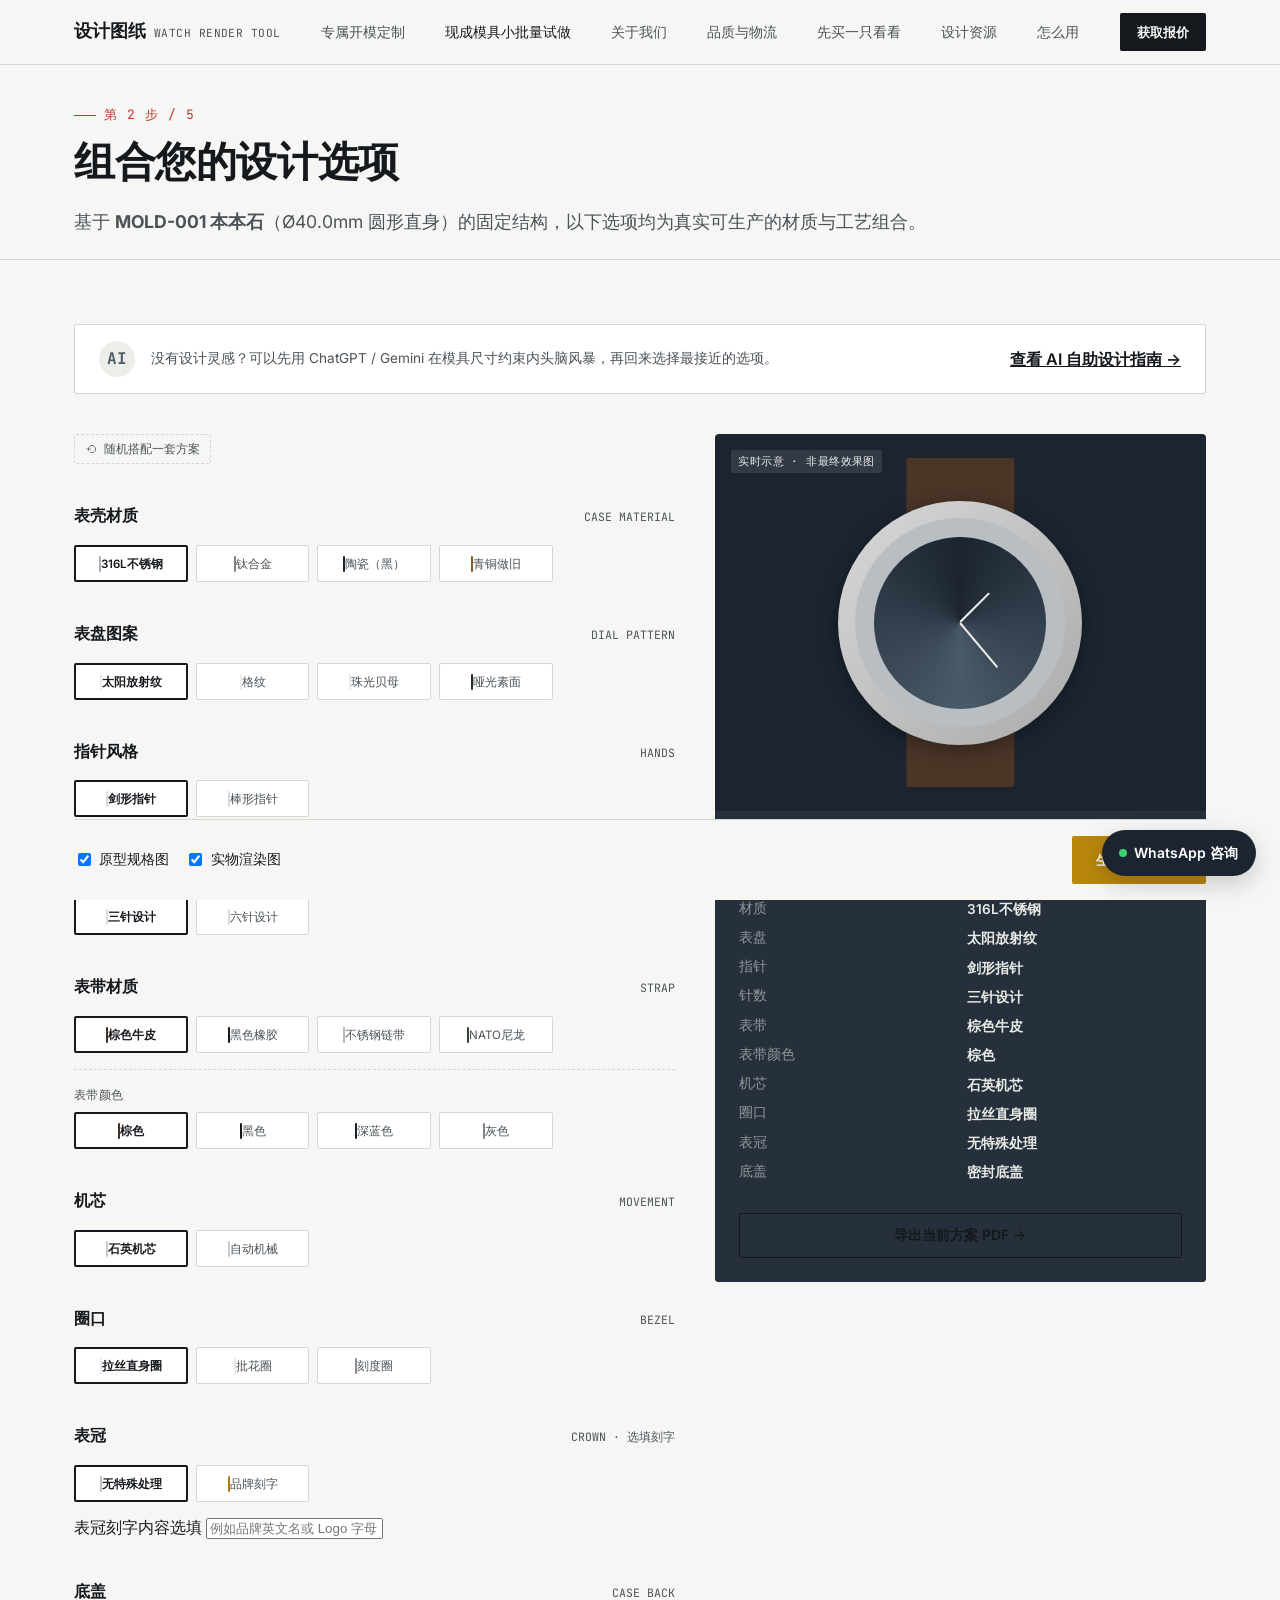
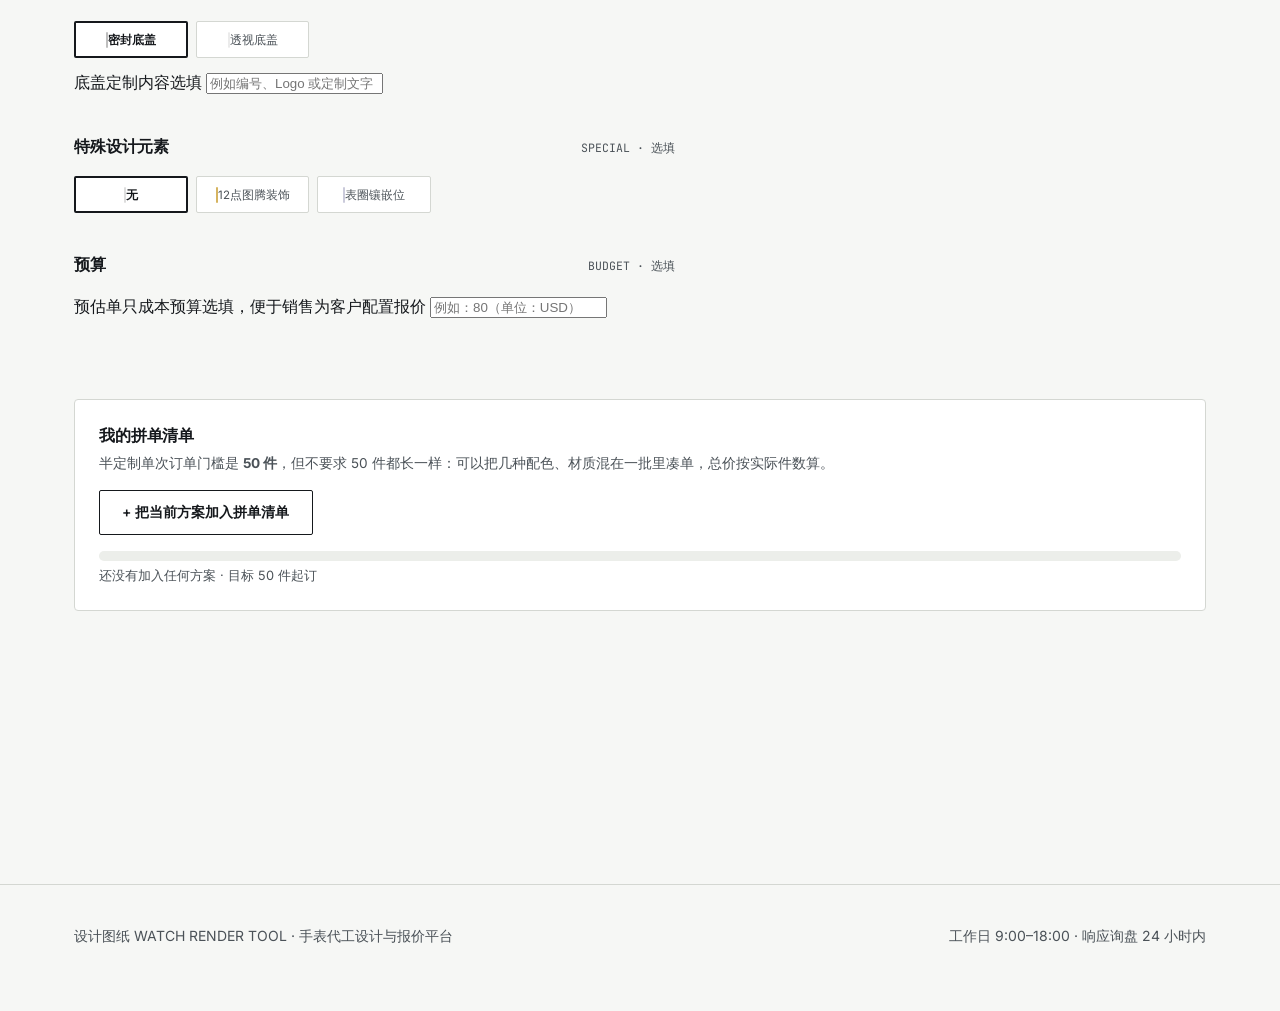
<file: configurator.html>
<!DOCTYPE html>
<html lang="zh-CN">
<head>
<meta charset="UTF-8">
<meta name="viewport" content="width=device-width, initial-scale=1.0">
<title>自定义设计 — 小批量半定制</title>
<link rel="preconnect" href="https://fonts.googleapis.com">
<link href="https://fonts.googleapis.com/css2?family=Space+Grotesk:wght@500;600;700&family=Inter:wght@400;500;600&family=JetBrains+Mono:wght@400;500&display=swap" rel="stylesheet">
<link rel="stylesheet" href="css/tokens.css">
<link rel="stylesheet" href="css/base.css">
<link rel="stylesheet" href="css/home.css">
<link rel="stylesheet" href="css/configurator.css">
</head>
<body>

<header class="site-header">
  <div class="container site-header__bar">
    <a href="index.html" class="site-header__brand">设计图纸 <small>WATCH RENDER TOOL</small></a>
    <nav class="site-header__nav">
      <a href="full-custom.html">专属开模定制</a>
      <a href="mold-select.html" class="is-active">现成模具小批量试做</a>
      <a href="about.html">关于我们</a>
      <a href="about.html#qc">品质与物流</a>
      <a href="sample-purchase.html">先买一只看看</a>
      <a href="handbook.html">设计资源</a>
      <a href="index.html#how">怎么用</a>
    </nav>
    <div class="site-header__actions">
      <a href="inquiry.html" class="btn btn--primary btn--sm">获取报价</a>
    </div>
  </div>
</header>

<main>

  <section class="hero" style="padding: var(--space-4) 0 var(--space-3);">
    <div class="container">
      <div class="hero__eyebrow">第 2 步 / 5</div>
      <h1 style="font-size: var(--fs-h1);">组合您的设计选项</h1>
      <p class="hero__sub" style="max-width: none;">基于 <strong>MOLD-001 本本石</strong>（Ø40.0mm 圆形直身）的固定结构，以下选项均为真实可生产的材质与工艺组合。</p>
    </div>
  </section>

  <section class="section section--tight">
    <div class="container">

      <div class="ai-guide-teaser">
        <div class="ai-guide-teaser__icon">AI</div>
        <p>没有设计灵感？可以先用 ChatGPT / Gemini 在模具尺寸约束内头脑风暴，再回来选择最接近的选项。</p>
        <a href="ai-guide.html">查看 AI 自助设计指南 →</a>
      </div>

      <div class="configurator">

        <!-- LEFT: option panels -->
        <div class="options-col">

          <button class="random-btn" id="randomBtn" type="button">⟲ 随机搭配一套方案</button>

          <div class="option-group">
            <div class="option-group__head">
              <h3>表壳材质</h3>
              <span>CASE MATERIAL</span>
            </div>
            <div class="swatch-grid" data-group="material">
              <button class="swatch is-selected" data-value="316L不锈钢" style="--c:#B9BEC2;"><span class="swatch__chip" style="background:#B9BEC2;"></span><span>316L不锈钢</span></button>
              <button class="swatch" data-value="钛合金"><span class="swatch__chip" style="background:#8A8D90;"></span><span>钛合金</span></button>
              <button class="swatch" data-value="陶瓷"><span class="swatch__chip" style="background:#232323;"></span><span>陶瓷（黑）</span></button>
              <button class="swatch" data-value="青铜做旧"><span class="swatch__chip" style="background:#8C6239;"></span><span>青铜做旧</span></button>
            </div>
          </div>

          <div class="option-group">
            <div class="option-group__head">
              <h3>表盘图案</h3>
              <span>DIAL PATTERN</span>
            </div>
            <div class="swatch-grid" data-group="dial">
              <button class="swatch is-selected" data-value="太阳放射纹"><span class="swatch__chip" style="background:conic-gradient(#1B2430,#4A5A68,#1B2430);"></span><span>太阳放射纹</span></button>
              <button class="swatch" data-value="格纹"><span class="swatch__chip" style="background:repeating-linear-gradient(45deg,#333 0 4px,#555 4px 8px);"></span><span>格纹</span></button>
              <button class="swatch" data-value="珠光贝母"><span class="swatch__chip" style="background:linear-gradient(135deg,#f3e9f7,#cbd6e2);"></span><span>珠光贝母</span></button>
              <button class="swatch" data-value="哑光素面"><span class="swatch__chip" style="background:#2b2f33;"></span><span>哑光素面</span></button>
            </div>
          </div>

          <div class="option-group">
            <div class="option-group__head">
              <h3>指针风格</h3>
              <span>HANDS</span>
            </div>
            <div class="swatch-grid" data-group="hands">
              <button class="swatch is-selected" data-value="剑形指针"><span class="swatch__chip" style="background:#eee;"></span><span>剑形指针</span></button>
              <button class="swatch" data-value="棒形指针"><span class="swatch__chip" style="background:#eee;"></span><span>棒形指针</span></button>
            </div>
          </div>

          <div class="option-group">
            <div class="option-group__head">
              <h3>针数</h3>
              <span>HAND COUNT</span>
            </div>
            <div class="swatch-grid" data-group="handcount">
              <button class="swatch is-selected" data-value="三针设计"><span class="swatch__chip" style="background:#eee;"></span><span>三针设计</span></button>
              <button class="swatch" data-value="六针设计"><span class="swatch__chip" style="background:#eee;"></span><span>六针设计</span></button>
            </div>
          </div>

          <div class="option-group">
            <div class="option-group__head">
              <h3>表带材质</h3>
              <span>STRAP</span>
            </div>
            <div class="swatch-grid" data-group="strap">
              <button class="swatch is-selected" data-value="棕色牛皮"><span class="swatch__chip" style="background:#4a3527;"></span><span>棕色牛皮</span></button>
              <button class="swatch" data-value="黑色橡胶"><span class="swatch__chip" style="background:#1c1c1c;"></span><span>黑色橡胶</span></button>
              <button class="swatch" data-value="不锈钢链带" data-steel="true"><span class="swatch__chip" style="background:#c7cbcd;"></span><span>不锈钢链带</span></button>
              <button class="swatch" data-value="NATO尼龙"><span class="swatch__chip" style="background:#3a4a3a;"></span><span>NATO尼龙</span></button>
            </div>
            <div class="sub-option">
              <div class="sub-option__label">表带颜色</div>
              <div class="swatch-grid" data-group="strapcolor">
                <button class="swatch is-selected" data-value="棕色"><span class="swatch__chip" style="background:#4a3527;"></span><span>棕色</span></button>
                <button class="swatch" data-value="黑色"><span class="swatch__chip" style="background:#1c1c1c;"></span><span>黑色</span></button>
                <button class="swatch" data-value="深蓝色"><span class="swatch__chip" style="background:#1B2430;"></span><span>深蓝色</span></button>
                <button class="swatch" data-value="灰色"><span class="swatch__chip" style="background:#8a8d90;"></span><span>灰色</span></button>
              </div>
            </div>
            <div class="sub-option" data-subgroup="strap-clasp" hidden>
              <div class="sub-option__label">链带扣子</div>
              <div class="swatch-grid" data-group="clasp">
                <button class="swatch is-selected" data-value="普通蝴蝶扣"><span class="swatch__chip" style="background:#c7cbcd;"></span><span>普通蝴蝶扣</span></button>
                <button class="swatch" data-value="高级可调节扣"><span class="swatch__chip" style="background:#b8860b;"></span><span>高级可调节扣</span></button>
              </div>
            </div>
          </div>

          <div class="option-group">
            <div class="option-group__head">
              <h3>机芯</h3>
              <span>MOVEMENT</span>
            </div>
            <div class="swatch-grid" data-group="movement">
              <button class="swatch is-selected" data-value="石英机芯"><span class="swatch__chip" style="background:#ddd;"></span><span>石英机芯</span></button>
              <button class="swatch" data-value="自动机械" data-mechanical="true"><span class="swatch__chip" style="background:#ddd;"></span><span>自动机械</span></button>
            </div>
            <div class="sub-option" data-subgroup="movement-origin" hidden>
              <div class="sub-option__label">机芯产地</div>
              <div class="swatch-grid" data-group="movementorigin">
                <button class="swatch is-selected" data-value="日本 Miyota 9015"><span class="swatch__chip" style="background:#ddd;"></span><span>日本 Miyota 9015</span></button>
                <button class="swatch" data-value="瑞士 Sellita"><span class="swatch__chip" style="background:#ddd;"></span><span>瑞士 Sellita</span></button>
              </div>
            </div>
          </div>

          <div class="option-group" data-subgroup="movement-cradle" hidden>
            <div class="option-group__head">
              <h3>机芯托</h3>
              <span>MOVEMENT CRADLE · 自动机械可选</span>
            </div>
            <div class="swatch-grid" data-group="cradle">
              <button class="swatch is-selected" data-value="无"><span class="swatch__chip" style="background:#f0f0f0;"></span><span>无</span></button>
              <button class="swatch" data-value="定制机芯托"><span class="swatch__chip" style="background:#cfcfcf;"></span><span>定制机芯托</span></button>
            </div>
          </div>

          <div class="option-group">
            <div class="option-group__head">
              <h3>圈口</h3>
              <span>BEZEL</span>
            </div>
            <div class="swatch-grid" data-group="bezel">
              <button class="swatch is-selected" data-value="拉丝直身圈"><span class="swatch__chip" style="background:linear-gradient(135deg,#d8d8d8,#aaa);"></span><span>拉丝直身圈</span></button>
              <button class="swatch" data-value="批花圈"><span class="swatch__chip" style="background:repeating-linear-gradient(45deg,#bbb 0 3px,#888 3px 6px);"></span><span>批花圈</span></button>
              <button class="swatch" data-value="刻度圈"><span class="swatch__chip" style="background:#9a9a9a;"></span><span>刻度圈</span></button>
            </div>
          </div>

          <div class="option-group">
            <div class="option-group__head">
              <h3>表冠</h3>
              <span>CROWN · 选填刻字</span>
            </div>
            <div class="swatch-grid" data-group="crown">
              <button class="swatch is-selected" data-value="无特殊处理"><span class="swatch__chip" style="background:#cfcfcf;"></span><span>无特殊处理</span></button>
              <button class="swatch" data-value="品牌刻字"><span class="swatch__chip" style="background:#b8860b;"></span><span>品牌刻字</span></button>
            </div>
            <div class="field" style="margin-top:0.8em;">
              <label for="crown-text">表冠刻字内容<span class="opt">选填</span></label>
              <input type="text" id="crown-text" placeholder="例如品牌英文名或 Logo 字母">
            </div>
          </div>

          <div class="option-group">
            <div class="option-group__head">
              <h3>底盖</h3>
              <span>CASE BACK</span>
            </div>
            <div class="swatch-grid" data-group="caseback">
              <button class="swatch is-selected" data-value="密封底盖"><span class="swatch__chip" style="background:#cfcfcf;"></span><span>密封底盖</span></button>
              <button class="swatch" data-value="透视底盖"><span class="swatch__chip" style="background:linear-gradient(135deg,#dbe9f7,#9ab);"></span><span>透视底盖</span></button>
            </div>
            <div class="field" style="margin-top:0.8em;">
              <label for="caseback-text">底盖定制内容<span class="opt">选填</span></label>
              <input type="text" id="caseback-text" placeholder="例如编号、Logo 或定制文字">
            </div>
          </div>

          <div class="option-group">
            <div class="option-group__head">
              <h3>特殊设计元素</h3>
              <span>SPECIAL · 选填</span>
            </div>
            <div class="swatch-grid" data-group="special">
              <button class="swatch is-selected" data-value="无"><span class="swatch__chip" style="background:#f0f0f0;"></span><span>无</span></button>
              <button class="swatch" data-value="12点图腾装饰"><span class="swatch__chip" style="background:#e9c46a;"></span><span>12点图腾装饰</span></button>
              <button class="swatch" data-value="表圈镶嵌位"><span class="swatch__chip" style="background:#dde;"></span><span>表圈镶嵌位</span></button>
            </div>
          </div>

          <div class="option-group">
            <div class="option-group__head">
              <h3>预算</h3>
              <span>BUDGET · 选填</span>
            </div>
            <div class="field">
              <label for="budget-input">预估单只成本预算<span class="opt">选填，便于销售为客户配置报价</span></label>
              <input type="number" id="budget-input" placeholder="例如：80（单位：USD）">
            </div>
          </div>

        </div>

        <!-- RIGHT: live preview -->
        <aside class="preview-panel">
          <div class="preview-panel__stage">
            <span class="preview-panel__badge">实时示意 · 非最终效果图</span>
            <div class="preview-watch" id="previewWatch">
              <div class="preview-watch__strap preview-watch__strap--top" id="pvStrapTop" style="background:#4a3527;"></div>
              <div class="preview-watch__strap preview-watch__strap--bottom" id="pvStrapBottom" style="background:#4a3527;"></div>
              <div class="preview-watch__bezel" id="pvBezel" style="background:linear-gradient(135deg,#d8d8d8,#aaa);">
                <div class="preview-watch__case" id="pvCase" style="background:#B9BEC2;">
                  <div class="preview-watch__dial" id="pvDial" style="background:conic-gradient(#1B2430,#4A5A68,#1B2430);">
                    <div class="preview-watch__hands" id="pvHands">
                      <span class="preview-watch__hand preview-watch__hand--hour"></span>
                      <span class="preview-watch__hand preview-watch__hand--minute"></span>
                      <span class="preview-watch__hand preview-watch__hand--second" id="pvHandThird" hidden></span>
                    </div>
                  </div>
                </div>
              </div>
            </div>
          </div>
          <div class="preview-panel__summary">
            <h4>当前方案</h4>
            <dl class="summary-list" id="summaryList">
              <dt>模具</dt><dd>MOLD-001 本本石</dd>
              <dt>材质</dt><dd id="sum-material">316L不锈钢</dd>
              <dt>表盘</dt><dd id="sum-dial">太阳放射纹</dd>
              <dt>指针</dt><dd id="sum-hands">剑形指针</dd>
              <dt>针数</dt><dd id="sum-handcount">三针设计</dd>
              <dt>表带</dt><dd id="sum-strap">棕色牛皮</dd>
              <dt>表带颜色</dt><dd id="sum-strapcolor">棕色</dd>
              <dt>机芯</dt><dd id="sum-movement">石英机芯</dd>
              <dt>圈口</dt><dd id="sum-bezel">拉丝直身圈</dd>
              <dt>表冠</dt><dd id="sum-crown">无特殊处理</dd>
              <dt>底盖</dt><dd id="sum-caseback">密封底盖</dd>
            </dl>
            <button class="btn btn--outline btn--block" id="exportPdfBtn" type="button" style="margin-top:var(--space-2);">导出当前方案 PDF →</button>
          </div>
        </aside>

      </div>

      <!-- ============ MOQ BATCH LIST ============ -->
      <div class="batch-module">
        <div class="batch-module__head">
          <h3>我的拼单清单</h3>
          <p>半定制单次订单门槛是 <strong>50 件</strong>，但不要求 50 件都长一样：可以把几种配色、材质混在一批里凑单，总价按实际件数算。</p>
        </div>
        <button class="btn btn--outline" id="addToBatchBtn" type="button">+ 把当前方案加入拼单清单</button>
        <div class="batch-list" id="batchList"></div>
        <div class="batch-progress">
          <div class="batch-progress__track">
            <div class="batch-progress__fill" id="batchProgressFill" style="width:0%;"></div>
          </div>
          <p class="batch-progress__text" id="batchProgressText">还没有加入任何方案 · 目标 50 件起订</p>
        </div>
      </div>

      <div class="generate-bar">
        <div class="generate-bar__types">
          <label><input type="checkbox" checked> 原型规格图</label>
          <label><input type="checkbox" checked> 实物渲染图</label>
        </div>
        <a href="result.html" class="btn btn--brass" id="generateBtn">生成效果图 →</a>
      </div>

    </div>
  </section>

</main>

<footer class="site-footer">
  <div class="container site-footer__grid">
    <div>设计图纸 WATCH RENDER TOOL · 手表代工设计与报价平台</div>
    <div>工作日 9:00–18:00 · 响应询盘 24 小时内</div>
  </div>
</footer>

<a href="#" class="float-whatsapp" aria-label="通过 WhatsApp 联系我们">
  <span class="float-whatsapp__dot"></span> WhatsApp 咨询
</a>

<script src="js/main.js"></script>
<script src="js/configurator.js"></script>
</body>
</html>
</file>
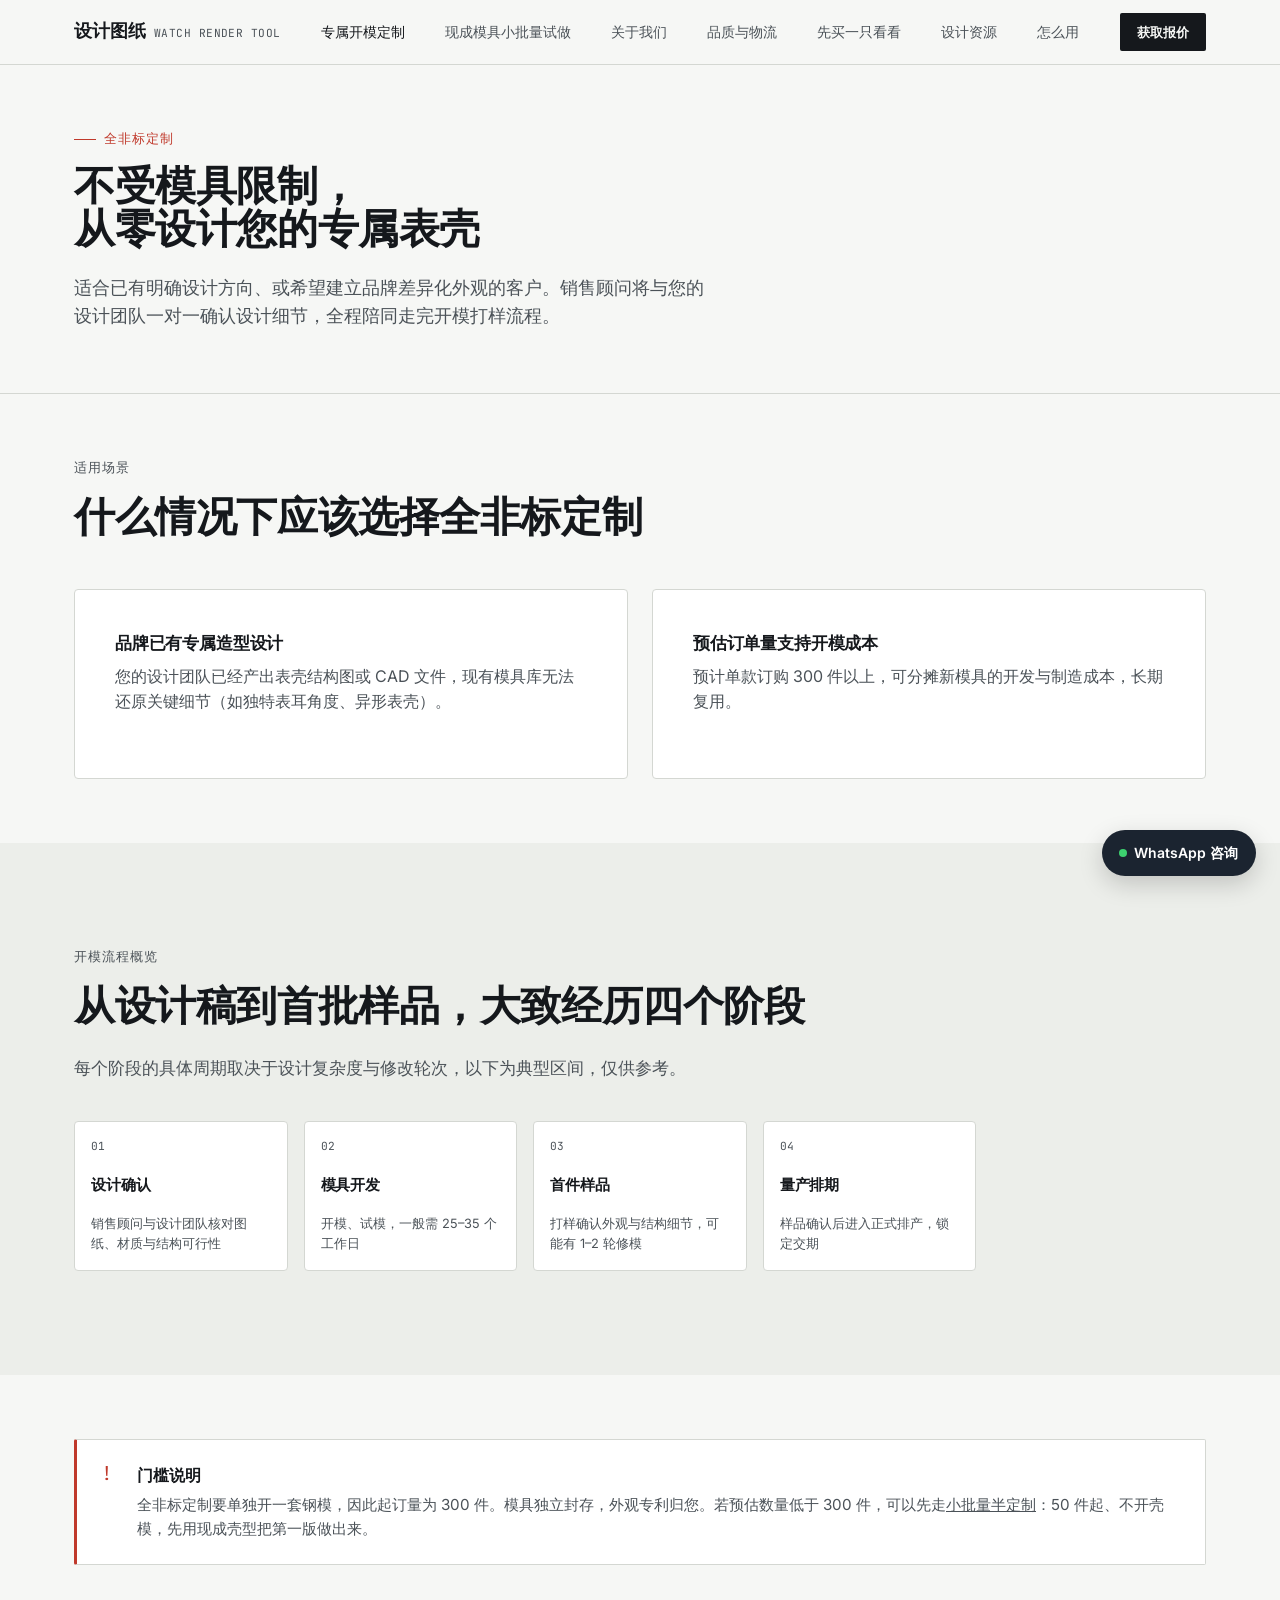
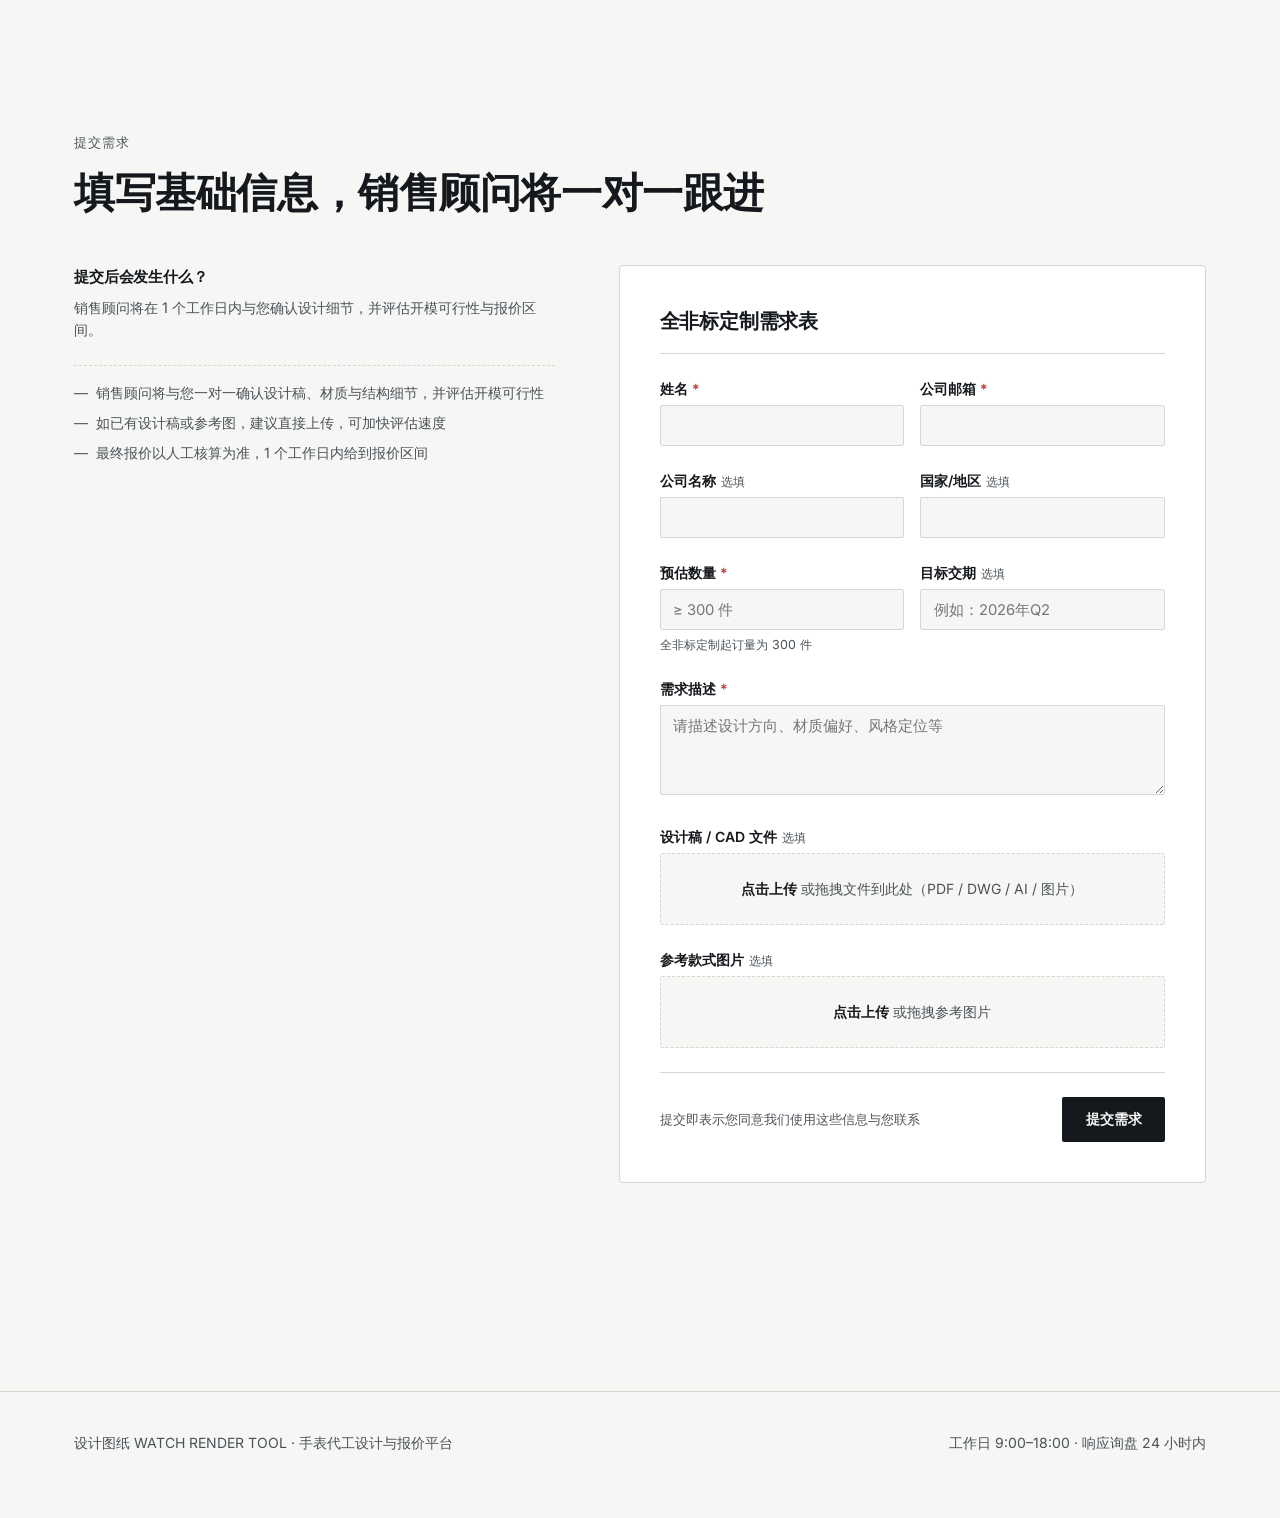
<file: full-custom.html>
<!DOCTYPE html>
<html lang="zh-CN">
<head>
<meta charset="UTF-8">
<meta name="viewport" content="width=device-width, initial-scale=1.0">
<title>全非标定制 — 效果图在线生成工具</title>
<link rel="preconnect" href="https://fonts.googleapis.com">
<link href="https://fonts.googleapis.com/css2?family=Space+Grotesk:wght@500;600;700&family=Inter:wght@400;500;600&family=JetBrains+Mono:wght@400;500&display=swap" rel="stylesheet">
<link rel="stylesheet" href="css/tokens.css">
<link rel="stylesheet" href="css/base.css">
<link rel="stylesheet" href="css/home.css">
<link rel="stylesheet" href="css/forms.css">
</head>
<body>

<header class="site-header">
  <div class="container site-header__bar">
    <a href="index.html" class="site-header__brand">设计图纸 <small>WATCH RENDER TOOL</small></a>
    <nav class="site-header__nav">
      <a href="full-custom.html" class="is-active">专属开模定制</a>
      <a href="mold-select.html">现成模具小批量试做</a>
      <a href="about.html">关于我们</a>
      <a href="about.html#qc">品质与物流</a>
      <a href="sample-purchase.html">先买一只看看</a>
      <a href="handbook.html">设计资源</a>
      <a href="index.html#how">怎么用</a>
    </nav>
    <div class="site-header__actions">
      <a href="inquiry.html" class="btn btn--primary btn--sm">获取报价</a>
    </div>
  </div>
</header>

<main>

  <section class="hero" style="padding-bottom: var(--space-5);">
    <div class="container">
      <div class="hero__eyebrow">全非标定制</div>
      <h1 style="font-size: var(--fs-h1); max-width: 24em;">不受模具限制，<br>从零设计您的专属表壳</h1>
      <p class="hero__sub">适合已有明确设计方向、或希望建立品牌差异化外观的客户。销售顾问将与您的设计团队一对一确认设计细节，全程陪同走完开模打样流程。</p>
    </div>
  </section>

  <!-- ============ APPLICABLE SCENARIOS ============ -->
  <section class="section section--tight">
    <div class="container">
      <div class="section__head">
        <div class="section__eyebrow">适用场景</div>
        <h2>什么情况下应该选择全非标定制</h2>
      </div>
      <div class="tiers">
        <div class="tier-card">
          <h3 style="font-size:1.05rem;">品牌已有专属造型设计</h3>
          <p class="tier-card__desc">您的设计团队已经产出表壳结构图或 CAD 文件，现有模具库无法还原关键细节（如独特表耳角度、异形表壳）。</p>
        </div>
        <div class="tier-card">
          <h3 style="font-size:1.05rem;">预估订单量支持开模成本</h3>
          <p class="tier-card__desc">预计单款订购 300 件以上，可分摊新模具的开发与制造成本，长期复用。</p>
        </div>
      </div>
    </div>
  </section>

  <!-- ============ FREEDOM / PROCESS / TIMELINE ============ -->
  <section class="section section--dim" id="process">
    <div class="container">
      <div class="section__head">
        <div class="section__eyebrow">开模流程概览</div>
        <h2>从设计稿到首批样品，大致经历四个阶段</h2>
        <p>每个阶段的具体周期取决于设计复杂度与修改轮次，以下为典型区间，仅供参考。</p>
      </div>
      <div class="flow">
        <div class="flow-step">
          <span class="flow-step__n">01</span>
          <h4>设计确认</h4>
          <p>销售顾问与设计团队核对图纸、材质与结构可行性</p>
        </div>
        <div class="flow-step">
          <span class="flow-step__n">02</span>
          <h4>模具开发</h4>
          <p>开模、试模，一般需 25–35 个工作日</p>
        </div>
        <div class="flow-step">
          <span class="flow-step__n">03</span>
          <h4>首件样品</h4>
          <p>打样确认外观与结构细节，可能有 1–2 轮修模</p>
        </div>
        <div class="flow-step">
          <span class="flow-step__n">04</span>
          <h4>量产排期</h4>
          <p>样品确认后进入正式排产，锁定交期</p>
        </div>
      </div>
    </div>
  </section>

  <!-- ============ THRESHOLD NOTE ============ -->
  <section class="section section--tight">
    <div class="container">
      <div class="guidance">
        <div class="guidance__icon">!</div>
        <div>
          <h4>门槛说明</h4>
          <p>全非标定制要单独开一套钢模，因此起订量为 300 件。模具独立封存，外观专利归您。若预估数量低于 300 件，可以先走<a href="mold-select.html" style="text-decoration:underline;">小批量半定制</a>：50 件起、不开壳模，先用现成壳型把第一版做出来。</p>
        </div>
      </div>
    </div>
  </section>

  <!-- ============ INQUIRY FORM ============ -->
  <section class="section" id="form">
    <div class="container">
      <div class="section__head">
        <div class="section__eyebrow">提交需求</div>
        <h2>填写基础信息，销售顾问将一对一跟进</h2>
      </div>

      <div class="form-shell">
        <aside class="form-shell__notes">
          <div class="form-notes">
            <h4>提交后会发生什么？</h4>
            <p>销售顾问将在 1 个工作日内与您确认设计细节，并评估开模可行性与报价区间。</p>
            <ul>
              <li>销售顾问将与您一对一确认设计稿、材质与结构细节，并评估开模可行性</li>
              <li>如已有设计稿或参考图，建议直接上传，可加快评估速度</li>
              <li>最终报价以人工核算为准，1 个工作日内给到报价区间</li>
            </ul>
          </div>
        </aside>

        <form class="form-card" onsubmit="return false;">
          <h3 class="form-card__title">全非标定制需求表</h3>

          <div class="field-row">
            <div class="field">
              <label for="fc-name">姓名<span class="req">*</span></label>
              <input type="text" id="fc-name" required>
            </div>
            <div class="field">
              <label for="fc-email">公司邮箱<span class="req">*</span></label>
              <input type="email" id="fc-email" required>
            </div>
          </div>

          <div class="field-row">
            <div class="field">
              <label for="fc-company">公司名称<span class="opt">选填</span></label>
              <input type="text" id="fc-company">
            </div>
            <div class="field">
              <label for="fc-country">国家/地区<span class="opt">选填</span></label>
              <input type="text" id="fc-country">
            </div>
          </div>

          <div class="field-row">
            <div class="field">
              <label for="fc-qty">预估数量<span class="req">*</span></label>
              <input type="number" id="fc-qty" min="300" placeholder="≥ 300 件" required>
              <p class="field__hint">全非标定制起订量为 300 件</p>
            </div>
            <div class="field">
              <label for="fc-date">目标交期<span class="opt">选填</span></label>
              <input type="text" id="fc-date" placeholder="例如：2026年Q2">
            </div>
          </div>

          <div class="field">
            <label for="fc-desc">需求描述<span class="req">*</span></label>
            <textarea id="fc-desc" placeholder="请描述设计方向、材质偏好、风格定位等" required></textarea>
          </div>

          <div class="field-group">
            <div class="field">
              <label>设计稿 / CAD 文件<span class="opt">选填</span></label>
              <div class="file-drop"><strong>点击上传</strong> 或拖拽文件到此处（PDF / DWG / AI / 图片）</div>
            </div>
            <div class="field">
              <label>参考款式图片<span class="opt">选填</span></label>
              <div class="file-drop"><strong>点击上传</strong> 或拖拽参考图片</div>
            </div>
          </div>

          <div class="form-card__footer">
            <p>提交即表示您同意我们使用这些信息与您联系</p>
            <button type="submit" class="btn btn--primary">提交需求</button>
          </div>
        </form>
      </div>
    </div>
  </section>

</main>

<footer class="site-footer">
  <div class="container site-footer__grid">
    <div>设计图纸 WATCH RENDER TOOL · 手表代工设计与报价平台</div>
    <div>工作日 9:00–18:00 · 响应询盘 24 小时内</div>
  </div>
</footer>

<a href="#" class="float-whatsapp" aria-label="通过 WhatsApp 联系我们">
  <span class="float-whatsapp__dot"></span> WhatsApp 咨询
</a>

<script src="js/main.js"></script>
</body>
</html>
</file>
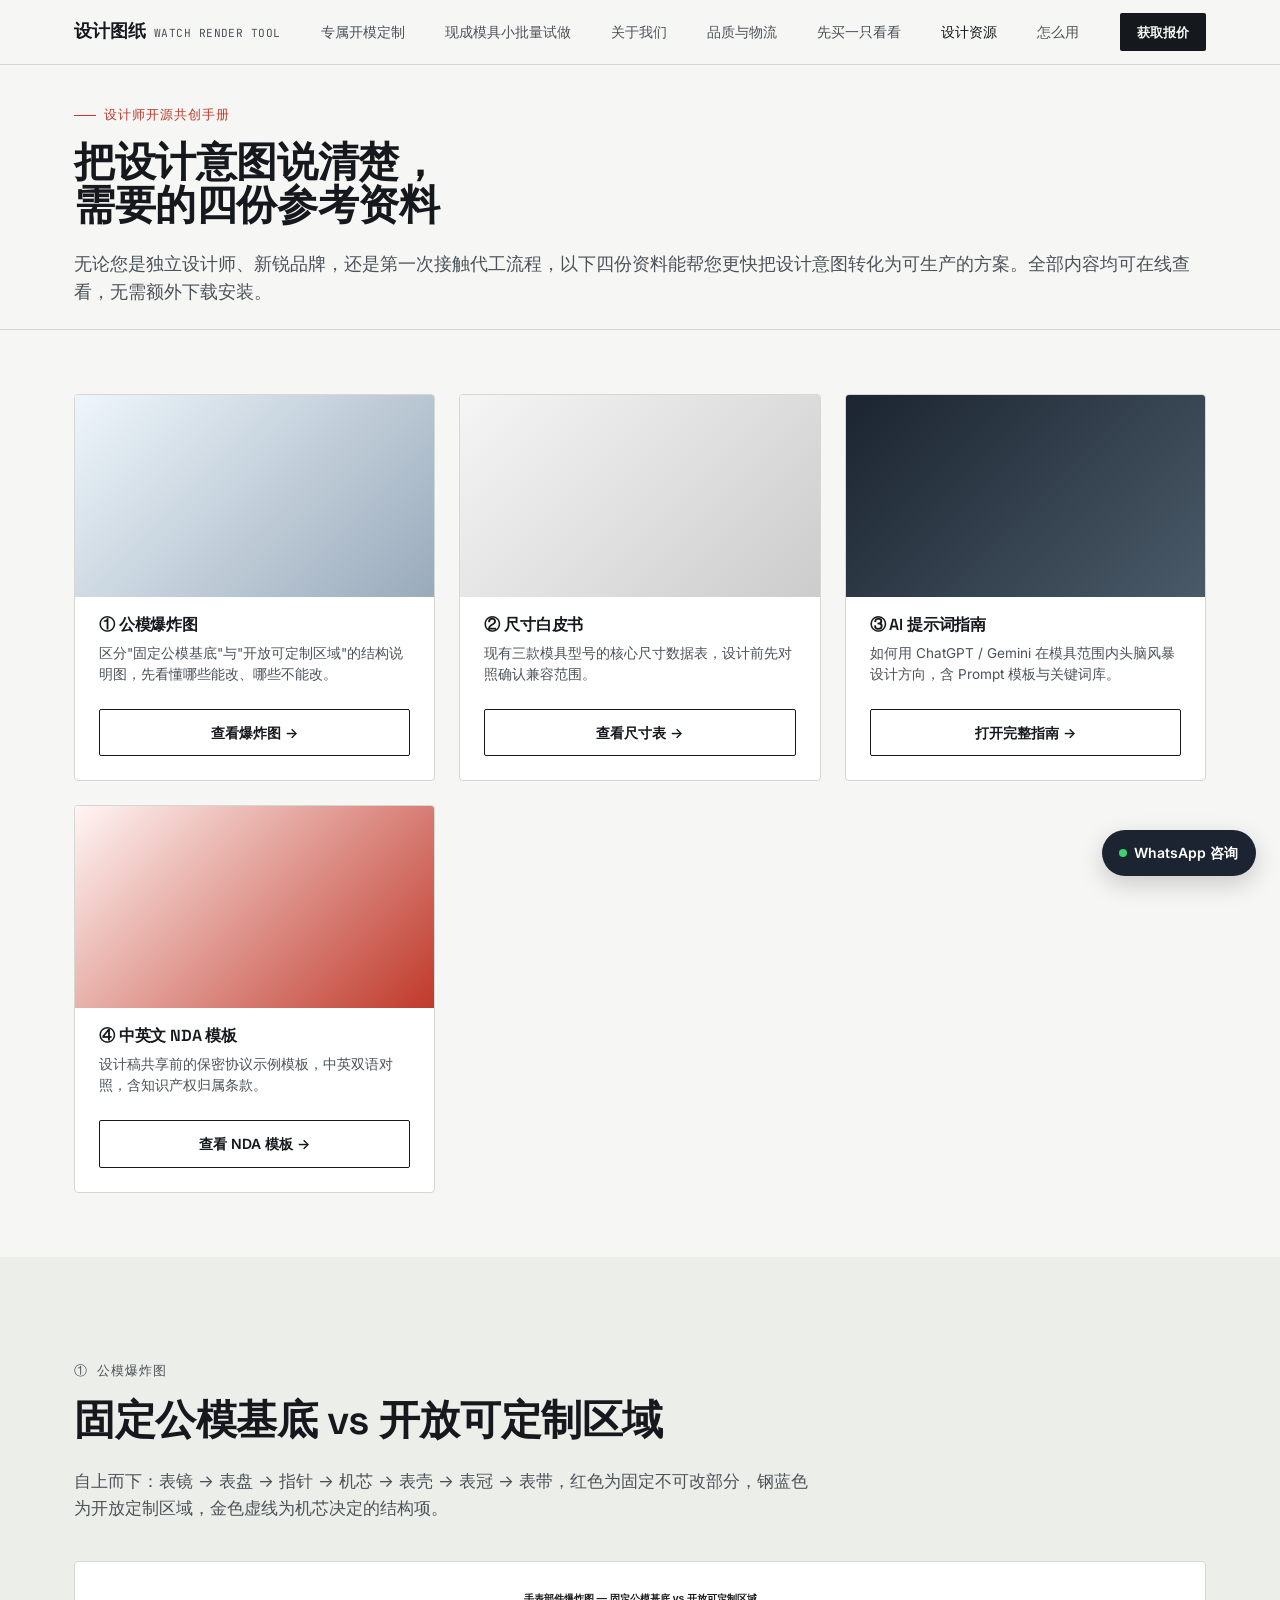
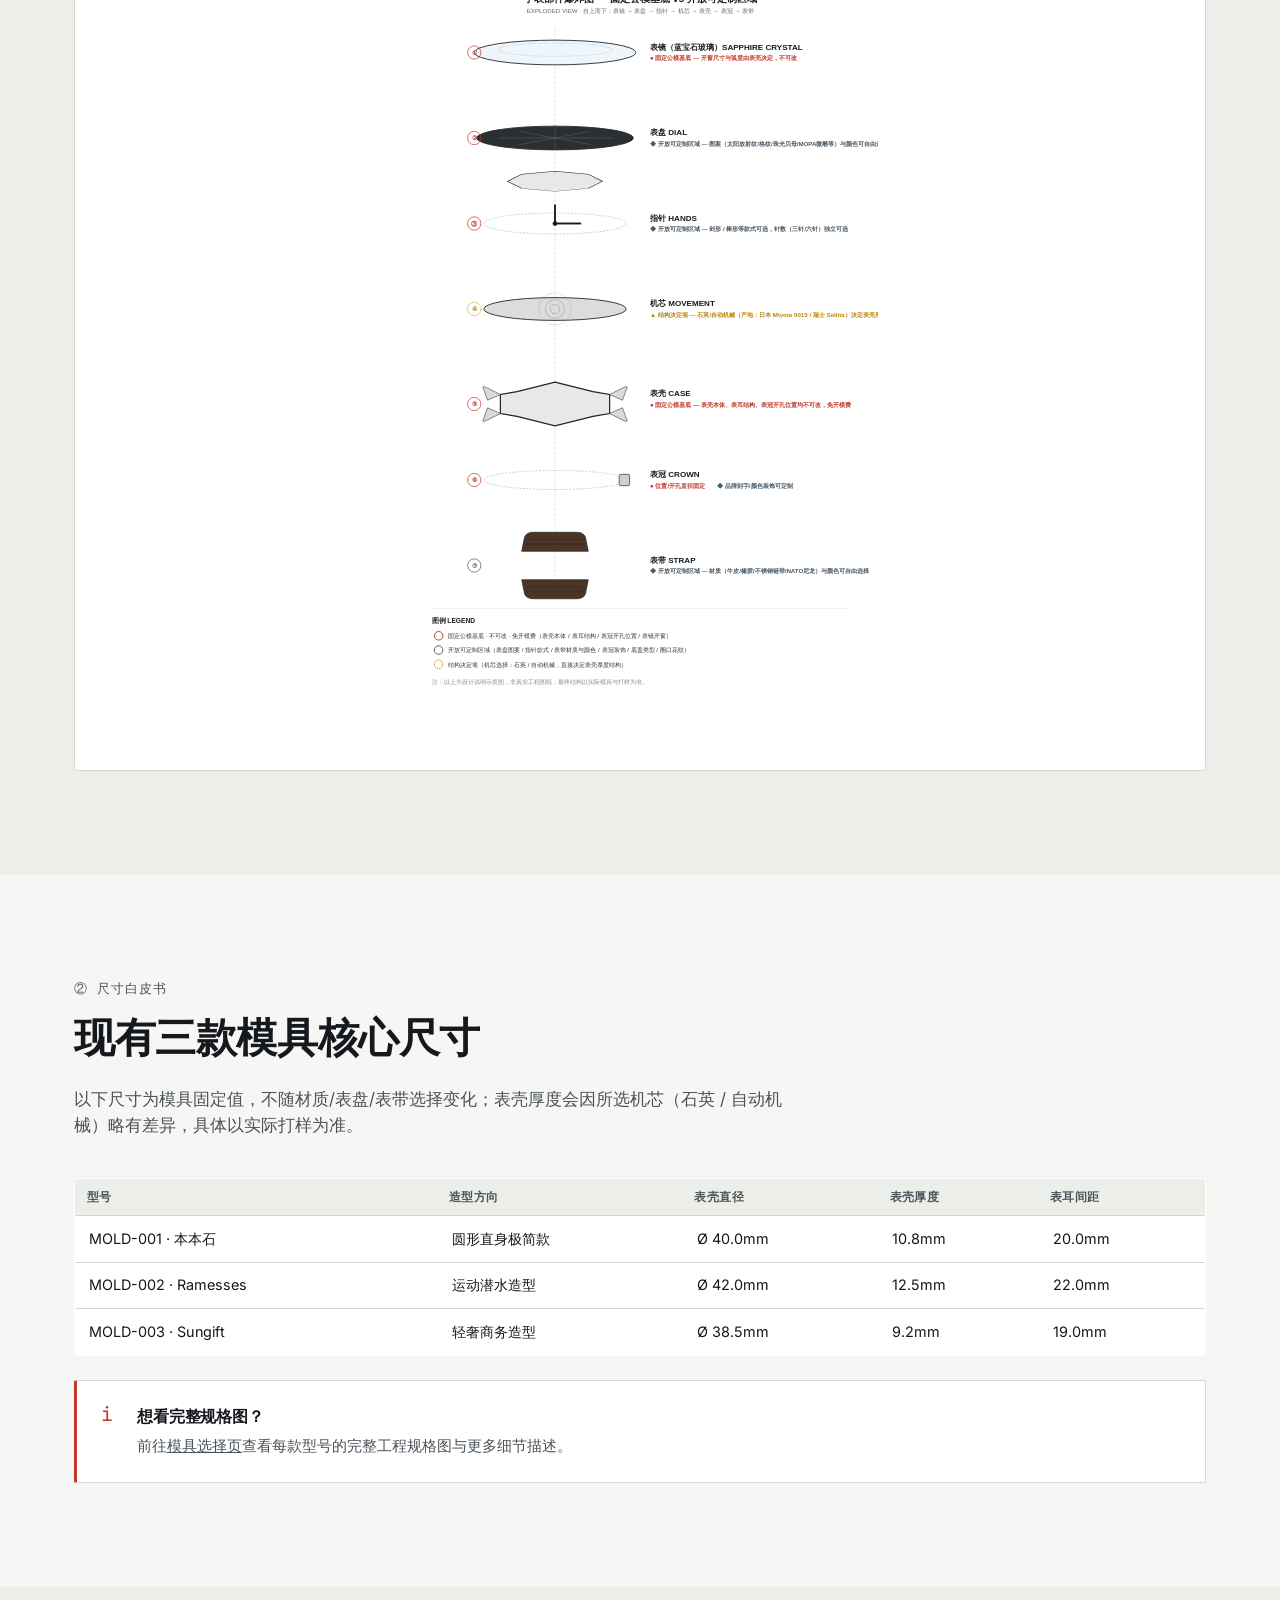
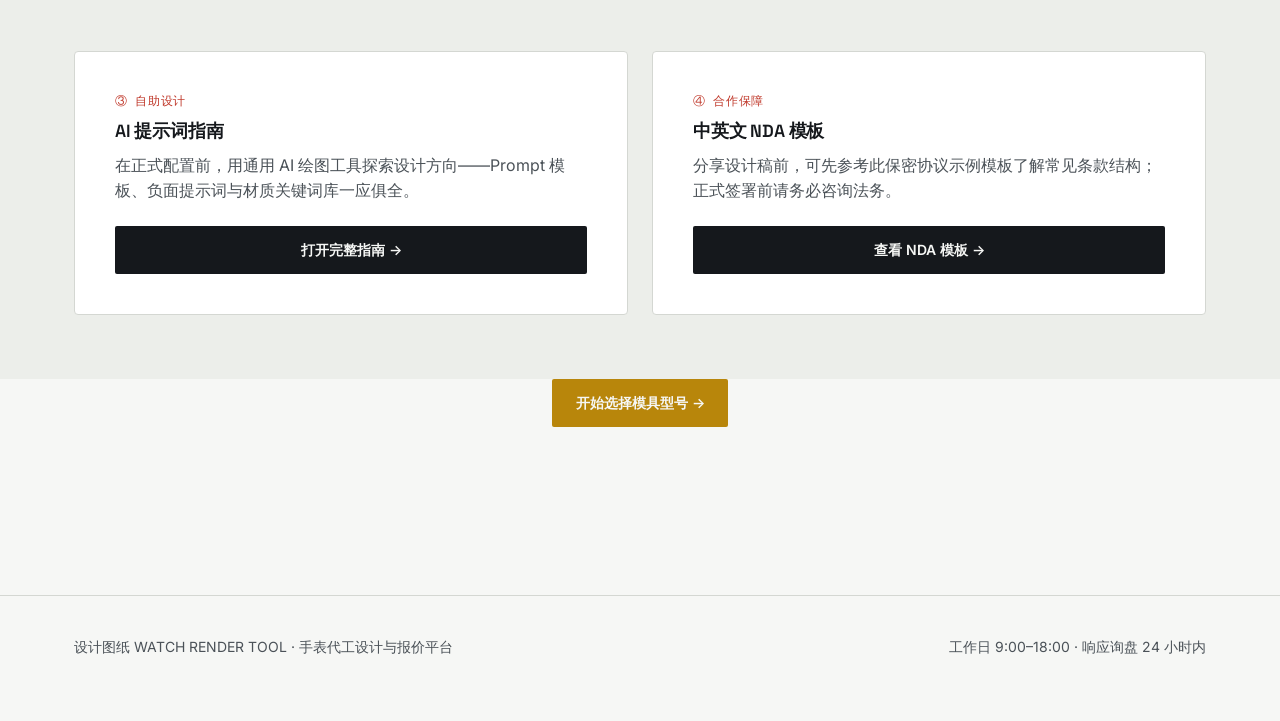
<file: handbook.html>
<!DOCTYPE html>
<html lang="zh-CN">
<head>
<meta charset="UTF-8">
<meta name="viewport" content="width=device-width, initial-scale=1.0">
<title>设计师开源共创手册 — 设计图纸 WATCH RENDER TOOL</title>
<link rel="preconnect" href="https://fonts.googleapis.com">
<link href="https://fonts.googleapis.com/css2?family=Space+Grotesk:wght@500;600;700&family=Inter:wght@400;500;600&family=JetBrains+Mono:wght@400;500&display=swap" rel="stylesheet">
<link rel="stylesheet" href="css/tokens.css">
<link rel="stylesheet" href="css/base.css">
<link rel="stylesheet" href="css/home.css">
<link rel="stylesheet" href="css/mold.css">
<link rel="stylesheet" href="css/ai-guide.css">
</head>
<body>

<header class="site-header">
  <div class="container site-header__bar">
    <a href="index.html" class="site-header__brand">设计图纸 <small>WATCH RENDER TOOL</small></a>
    <nav class="site-header__nav">
      <a href="full-custom.html">专属开模定制</a>
      <a href="mold-select.html">现成模具小批量试做</a>
      <a href="about.html">关于我们</a>
      <a href="about.html#qc">品质与物流</a>
      <a href="sample-purchase.html">先买一只看看</a>
      <a href="handbook.html" class="is-active">设计资源</a>
      <a href="index.html#how">怎么用</a>
    </nav>
    <div class="site-header__actions">
      <a href="inquiry.html" class="btn btn--primary btn--sm">获取报价</a>
    </div>
  </div>
</header>

<main>

  <section class="hero" style="padding: var(--space-4) 0 var(--space-3);">
    <div class="container">
      <div class="hero__eyebrow">设计师开源共创手册</div>
      <h1 style="font-size: var(--fs-h1); max-width: 28em;">把设计意图说清楚，<br>需要的四份参考资料</h1>
      <p class="hero__sub" style="max-width:none;">无论您是独立设计师、新锐品牌，还是第一次接触代工流程，以下四份资料能帮您更快把设计意图转化为可生产的方案。全部内容均可在线查看，无需额外下载安装。</p>
    </div>
  </section>

  <section class="section section--tight">
    <div class="container">
      <div class="material-grid">

        <div class="material-card">
          <div class="material-card__swatch" style="background:linear-gradient(135deg,#eef6fb,#9ab);"></div>
          <h4>① 公模爆炸图</h4>
          <p>区分"固定公模基底"与"开放可定制区域"的结构说明图，先看懂哪些能改、哪些不能改。</p>
          <div style="padding: 0 var(--space-3) var(--space-3);">
            <a href="#anatomy" class="btn btn--outline btn--block">查看爆炸图 →</a>
          </div>
        </div>

        <div class="material-card">
          <div class="material-card__swatch" style="background:linear-gradient(135deg,#f5f5f5,#ccc);"></div>
          <h4>② 尺寸白皮书</h4>
          <p>现有三款模具型号的核心尺寸数据表，设计前先对照确认兼容范围。</p>
          <div style="padding: 0 var(--space-3) var(--space-3);">
            <a href="#sizing" class="btn btn--outline btn--block">查看尺寸表 →</a>
          </div>
        </div>

        <div class="material-card">
          <div class="material-card__swatch" style="background:linear-gradient(135deg,#1B2430,#4A5A68);"></div>
          <h4>③ AI 提示词指南</h4>
          <p>如何用 ChatGPT / Gemini 在模具范围内头脑风暴设计方向，含 Prompt 模板与关键词库。</p>
          <div style="padding: 0 var(--space-3) var(--space-3);">
            <a href="ai-guide.html" class="btn btn--outline btn--block">打开完整指南 →</a>
          </div>
        </div>

        <div class="material-card">
          <div class="material-card__swatch" style="background:linear-gradient(135deg,#fff5f4,#c0392b);"></div>
          <h4>④ 中英文 NDA 模板</h4>
          <p>设计稿共享前的保密协议示例模板，中英双语对照，含知识产权归属条款。</p>
          <div style="padding: 0 var(--space-3) var(--space-3);">
            <a href="assets/nda-template.html" class="btn btn--outline btn--block">查看 NDA 模板 →</a>
          </div>
        </div>

      </div>
    </div>
  </section>

  <!-- ============ ① EXPLODED VIEW ============ -->
  <section class="section section--dim" id="anatomy">
    <div class="container">
      <div class="section__head">
        <div class="section__eyebrow">① 公模爆炸图</div>
        <h2>固定公模基底 vs 开放可定制区域</h2>
        <p>自上而下：表镜 → 表盘 → 指针 → 机芯 → 表壳 → 表冠 → 表带，红色为固定不可改部分，钢蓝色为开放定制区域，金色虚线为机芯决定的结构项。</p>
      </div>
      <div class="anatomy-shell">
        <img src="assets/exploded_view_1.svg" alt="手表部件爆炸图，区分固定公模基底与开放可定制区域">
      </div>
    </div>
  </section>

  <!-- ============ ② SIZING WHITEPAPER ============ -->
  <section class="section" id="sizing">
    <div class="container">
      <div class="section__head">
        <div class="section__eyebrow">② 尺寸白皮书</div>
        <h2>现有三款模具核心尺寸</h2>
        <p>以下尺寸为模具固定值，不随材质/表盘/表带选择变化；表壳厚度会因所选机芯（石英 / 自动机械）略有差异，具体以实际打样为准。</p>
      </div>
      <table class="boundary-table">
        <thead>
          <tr><th>型号</th><th>造型方向</th><th>表壳直径</th><th>表壳厚度</th><th>表耳间距</th></tr>
        </thead>
        <tbody>
          <tr><td>MOLD-001 · 本本石</td><td>圆形直身极简款</td><td>Ø 40.0mm</td><td>10.8mm</td><td>20.0mm</td></tr>
          <tr><td>MOLD-002 · Ramesses</td><td>运动潜水造型</td><td>Ø 42.0mm</td><td>12.5mm</td><td>22.0mm</td></tr>
          <tr><td>MOLD-003 · Sungift</td><td>轻奢商务造型</td><td>Ø 38.5mm</td><td>9.2mm</td><td>19.0mm</td></tr>
        </tbody>
      </table>
      <div class="guidance" style="margin-top: var(--space-3);">
        <div class="guidance__icon">i</div>
        <div>
          <h4>想看完整规格图？</h4>
          <p>前往<a href="mold-select.html" style="text-decoration:underline;">模具选择页</a>查看每款型号的完整工程规格图与更多细节描述。</p>
        </div>
      </div>
    </div>
  </section>

  <!-- ============ ③ + ④ LINK OUT ============ -->
  <section class="section section--dim section--tight">
    <div class="container">
      <div class="tiers">
        <article class="tier-card">
          <div class="tier-card__kicker">③ 自助设计</div>
          <h3 style="font-size:1.1rem;">AI 提示词指南</h3>
          <p class="tier-card__desc">在正式配置前，用通用 AI 绘图工具探索设计方向——Prompt 模板、负面提示词与材质关键词库一应俱全。</p>
          <a href="ai-guide.html" class="btn btn--primary btn--block">打开完整指南 →</a>
        </article>
        <article class="tier-card">
          <div class="tier-card__kicker">④ 合作保障</div>
          <h3 style="font-size:1.1rem;">中英文 NDA 模板</h3>
          <p class="tier-card__desc">分享设计稿前，可先参考此保密协议示例模板了解常见条款结构；正式签署前请务必咨询法务。</p>
          <a href="assets/nda-template.html" class="btn btn--primary btn--block">查看 NDA 模板 →</a>
        </article>
      </div>
    </div>
  </section>

  <section class="section section--tight" style="padding-top:0;">
    <div class="container" style="text-align:center;">
      <a href="mold-select.html" class="btn btn--brass">开始选择模具型号 →</a>
    </div>
  </section>

</main>

<footer class="site-footer">
  <div class="container site-footer__grid">
    <div>设计图纸 WATCH RENDER TOOL · 手表代工设计与报价平台</div>
    <div>工作日 9:00–18:00 · 响应询盘 24 小时内</div>
  </div>
</footer>

<a href="#" class="float-whatsapp" aria-label="通过 WhatsApp 联系我们">
  <span class="float-whatsapp__dot"></span> WhatsApp 咨询
</a>

<script src="js/main.js"></script>
</body>
</html>
</file>
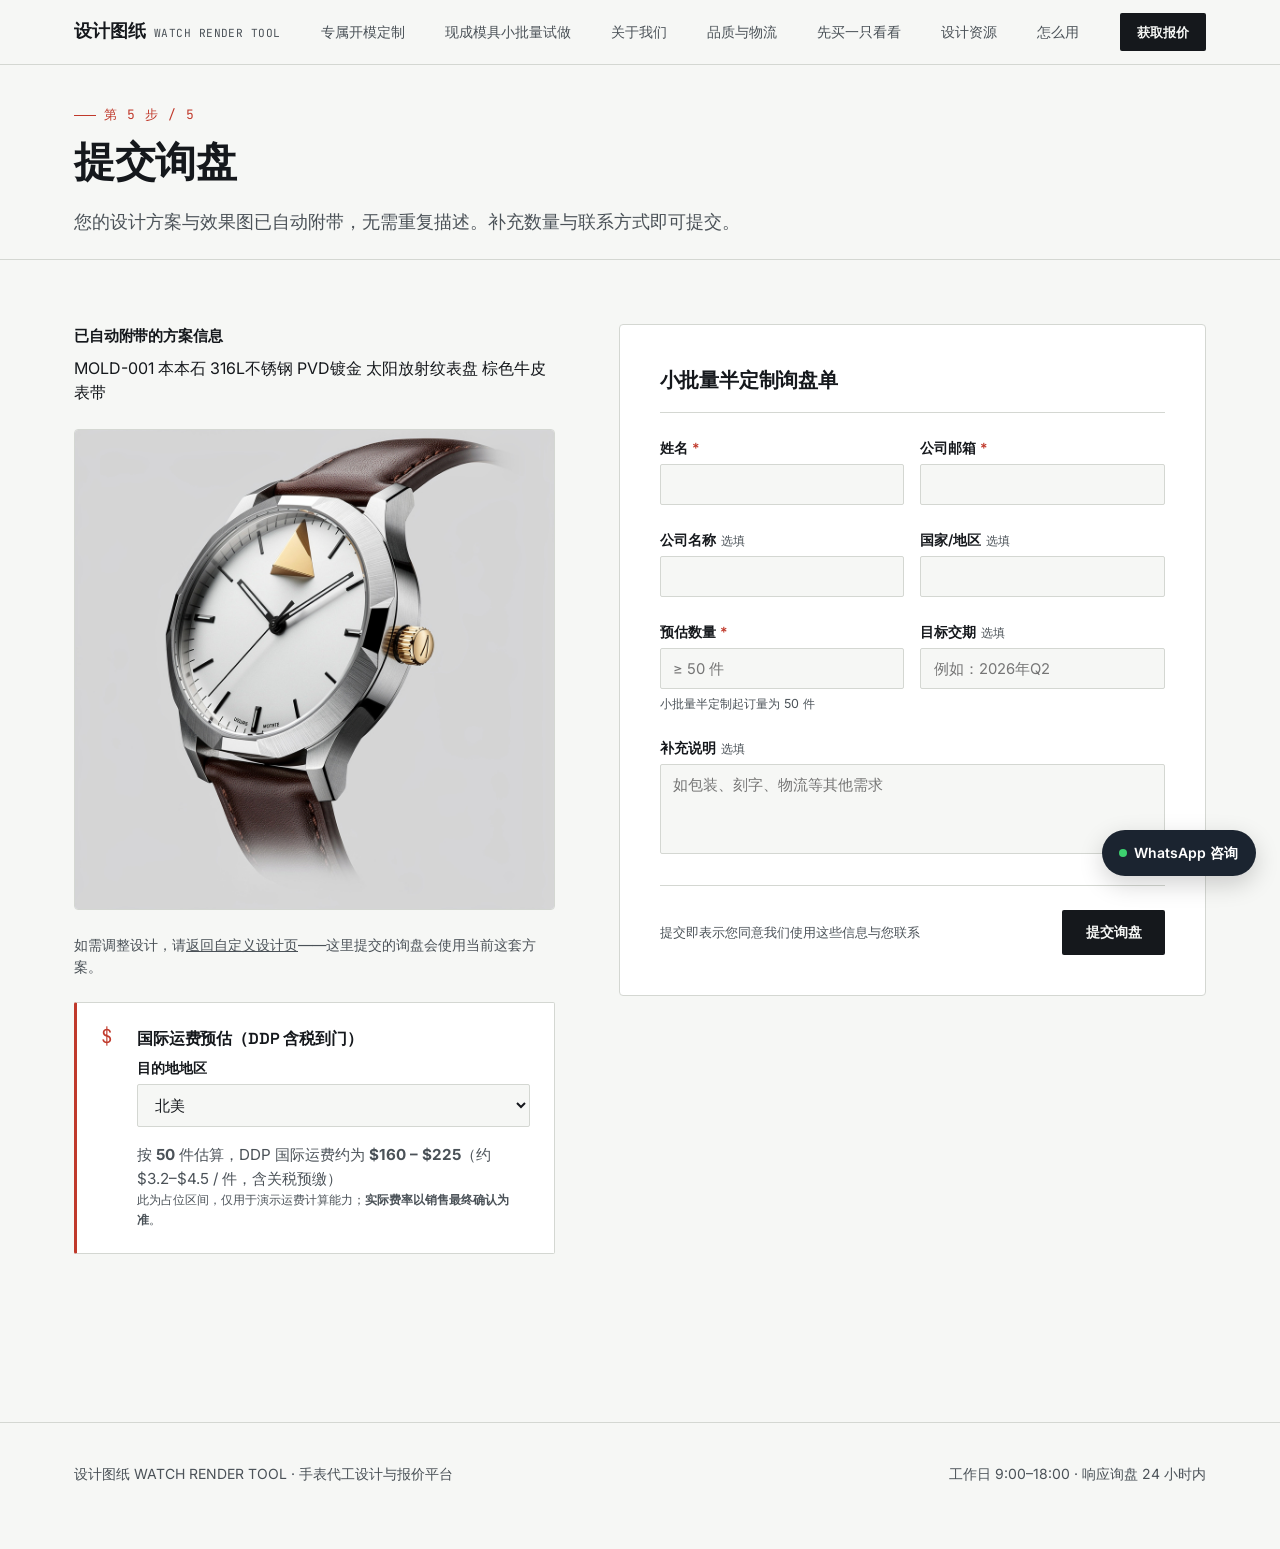
<file: inquiry.html>
<!DOCTYPE html>
<html lang="zh-CN">
<head>
<meta charset="UTF-8">
<meta name="viewport" content="width=device-width, initial-scale=1.0">
<title>提交询盘 — 效果图在线生成工具</title>
<link rel="preconnect" href="https://fonts.googleapis.com">
<link href="https://fonts.googleapis.com/css2?family=Space+Grotesk:wght@500;600;700&family=Inter:wght@400;500;600&family=JetBrains+Mono:wght@400;500&display=swap" rel="stylesheet">
<link rel="stylesheet" href="css/tokens.css">
<link rel="stylesheet" href="css/base.css">
<link rel="stylesheet" href="css/home.css">
<link rel="stylesheet" href="css/forms.css">
</head>
<body>

<header class="site-header">
  <div class="container site-header__bar">
    <a href="index.html" class="site-header__brand">设计图纸 <small>WATCH RENDER TOOL</small></a>
    <nav class="site-header__nav">
      <a href="full-custom.html">专属开模定制</a>
      <a href="mold-select.html">现成模具小批量试做</a>
      <a href="about.html">关于我们</a>
      <a href="about.html#qc">品质与物流</a>
      <a href="sample-purchase.html">先买一只看看</a>
      <a href="handbook.html">设计资源</a>
      <a href="index.html#how">怎么用</a>
    </nav>
    <div class="site-header__actions">
      <a href="inquiry.html" class="btn btn--primary btn--sm">获取报价</a>
    </div>
  </div>
</header>

<main>

  <section class="hero" style="padding: var(--space-4) 0 var(--space-3);">
    <div class="container">
      <div class="hero__eyebrow">第 5 步 / 5</div>
      <h1 style="font-size: var(--fs-h1);">提交询盘</h1>
      <p class="hero__sub" style="max-width:none;">您的设计方案与效果图已自动附带，无需重复描述。补充数量与联系方式即可提交。</p>
    </div>
  </section>

  <section class="section section--tight">
    <div class="container">

      <div class="form-shell">
        <aside class="form-shell__notes">
          <div class="form-notes" id="planNotes">
            <h4>已自动附带的方案信息</h4>
            <div class="result-meta" style="margin:0 0 var(--space-3);">
              <span>MOLD-001 本本石</span>
              <span>316L不锈钢</span>
              <span>PVD镀金</span>
              <span>太阳放射纹表盘</span>
              <span>棕色牛皮表带</span>
            </div>
            <div style="border:1px solid var(--line); border-radius: var(--radius-m); overflow:hidden; margin-bottom: var(--space-3);">
              <img src="assets/render_sample_1.png" alt="已生成的效果图" style="width:100%; display:block;">
            </div>
            <p>如需调整设计，请<a href="configurator.html" style="text-decoration:underline;">返回自定义设计页</a>——这里提交的询盘会使用当前这套方案。</p>
          </div>

          <div class="form-notes" id="batchNotes" style="display:none; margin-top:var(--space-3); padding-top:var(--space-3); border-top:1px dashed var(--line);">
            <h4>拼单清单（跨配置混批）</h4>
            <div id="batchNotesList"></div>
          </div>

          <div class="guidance" id="ddpBox" style="margin-top:var(--space-3);">
            <div class="guidance__icon">$</div>
            <div>
              <h4>国际运费预估（DDP 含税到门）</h4>
              <div class="field" style="margin-bottom:var(--space-2);">
                <label for="ddp-region">目的地地区</label>
                <select id="ddp-region">
                  <option value="3.2-4.5">北美</option>
                  <option value="2.8-3.8">欧洲</option>
                  <option value="1.8-2.6">东南亚</option>
                  <option value="2.5-4.0">其他地区</option>
                </select>
              </div>
              <p id="ddpEstimate">选择地区后查看预估区间</p>
              <p style="font-size:0.78rem;">此为占位区间，仅用于演示运费计算能力；<strong>实际费率以销售最终确认为准</strong>。</p>
            </div>
          </div>
        </aside>

        <form class="form-card" onsubmit="return false;">
          <h3 class="form-card__title">小批量半定制询盘单</h3>

          <div class="field-row">
            <div class="field">
              <label for="iq-name">姓名<span class="req">*</span></label>
              <input type="text" id="iq-name" required>
            </div>
            <div class="field">
              <label for="iq-email">公司邮箱<span class="req">*</span></label>
              <input type="email" id="iq-email" required>
            </div>
          </div>

          <div class="field-row">
            <div class="field">
              <label for="iq-company">公司名称<span class="opt">选填</span></label>
              <input type="text" id="iq-company">
            </div>
            <div class="field">
              <label for="iq-country">国家/地区<span class="opt">选填</span></label>
              <input type="text" id="iq-country">
            </div>
          </div>

          <div class="field-row">
            <div class="field">
              <label for="iq-qty">预估数量<span class="req">*</span></label>
              <input type="number" id="iq-qty" min="50" placeholder="≥ 50 件" required>
              <p class="field__hint">小批量半定制起订量为 50 件</p>
            </div>
            <div class="field">
              <label for="iq-date">目标交期<span class="opt">选填</span></label>
              <input type="text" id="iq-date" placeholder="例如：2026年Q2">
            </div>
          </div>

          <div class="field">
            <label for="iq-notes">补充说明<span class="opt">选填</span></label>
            <textarea id="iq-notes" placeholder="如包装、刻字、物流等其他需求"></textarea>
          </div>

          <div class="form-card__footer">
            <p>提交即表示您同意我们使用这些信息与您联系</p>
            <button type="submit" class="btn btn--primary" id="submitInquiry">提交询盘</button>
          </div>
        </form>
      </div>

    </div>
  </section>

</main>

<footer class="site-footer">
  <div class="container site-footer__grid">
    <div>设计图纸 WATCH RENDER TOOL · 手表代工设计与报价平台</div>
    <div>工作日 9:00–18:00 · 响应询盘 24 小时内</div>
  </div>
</footer>

<a href="#" class="float-whatsapp" aria-label="通过 WhatsApp 联系我们">
  <span class="float-whatsapp__dot"></span> WhatsApp 咨询
</a>

<script src="js/main.js"></script>
<script>
document.getElementById('submitInquiry').addEventListener('click', function (e) {
  e.preventDefault();
  this.textContent = '已提交 ✓';
  this.setAttribute('disabled', 'true');
});

// Pull in MOQ batch list from configurator (if any) and auto-sum quantity
(function () {
  let batchList = [];
  try {
    batchList = JSON.parse(localStorage.getItem('moqBatchList')) || [];
  } catch (err) {
    batchList = [];
  }
  if (!batchList.length) return;

  const batchNotes = document.getElementById('batchNotes');
  const batchNotesList = document.getElementById('batchNotesList');
  if (batchNotes && batchNotesList) {
    batchNotes.style.display = 'block';
    const total = batchList.reduce((sum, row) => sum + row.qty, 0);
    batchNotesList.innerHTML = batchList.map((row, idx) =>
      `<div class="result-meta" style="margin:0 0 var(--space-1);"><span>方案${idx + 1} · ${row.qty}件</span><span>${row.desc}</span></div>`
    ).join('') + `<p style="font-size:0.85rem; margin-top:var(--space-2);">合计 <strong>${total}</strong> 件，已自动填入下方预估数量</p>`;

    const qtyInput = document.getElementById('iq-qty');
    if (qtyInput) qtyInput.value = total;
  }
})();

// DDP shipping estimate (placeholder range — pending sales confirmation)
(function () {
  const select = document.getElementById('ddp-region');
  const out = document.getElementById('ddpEstimate');
  if (!select || !out) return;

  function render() {
    let qty = 50;
    const qtyInput = document.getElementById('iq-qty');
    if (qtyInput && qtyInput.value) qty = parseInt(qtyInput.value, 10) || 50;
    const [lo, hi] = select.value.split('-').map(Number);
    out.innerHTML = `按 <strong>${qty}</strong> 件估算，DDP 国际运费约为 <strong>$${(qty * lo).toFixed(0)} – $${(qty * hi).toFixed(0)}</strong>（约 $${lo.toFixed(1)}–$${hi.toFixed(1)} / 件，含关税预缴）`;
  }

  select.addEventListener('change', render);
  const qtyInput = document.getElementById('iq-qty');
  if (qtyInput) qtyInput.addEventListener('input', render);
  render();
})();

// #kit=swatch — switch form framing to Swatch Sample Kit request
(function () {
  const params = new URLSearchParams(window.location.hash.replace(/^#/, ''));
  if (params.get('kit') !== 'swatch') return;

  const title = document.querySelector('.form-card__title');
  if (title) title.textContent = '材质与表盘色卡资料包申请（$99）';

  const heroSub = document.querySelector('.hero__sub');
  if (heroSub) heroSub.textContent = '您正在申请 $99 色卡资料包——提交后销售顾问会与您确认邮寄地址与付款方式；$99 可在您首个正式订单中全额抵扣。';

  const planNotes = document.getElementById('planNotes');
  if (planNotes) planNotes.style.display = 'none';

  const ddpBox = document.getElementById('ddpBox');
  if (ddpBox) ddpBox.style.display = 'none';

  const qtyField = document.getElementById('iq-qty');
  if (qtyField) {
    qtyField.closest('.field').style.display = 'none';
  }

  const notesField = document.getElementById('iq-notes');
  if (notesField) notesField.placeholder = '如需指定邮寄地址或特定材质色卡，请在此说明';
})();
</script>
</body>
</html>
</file>
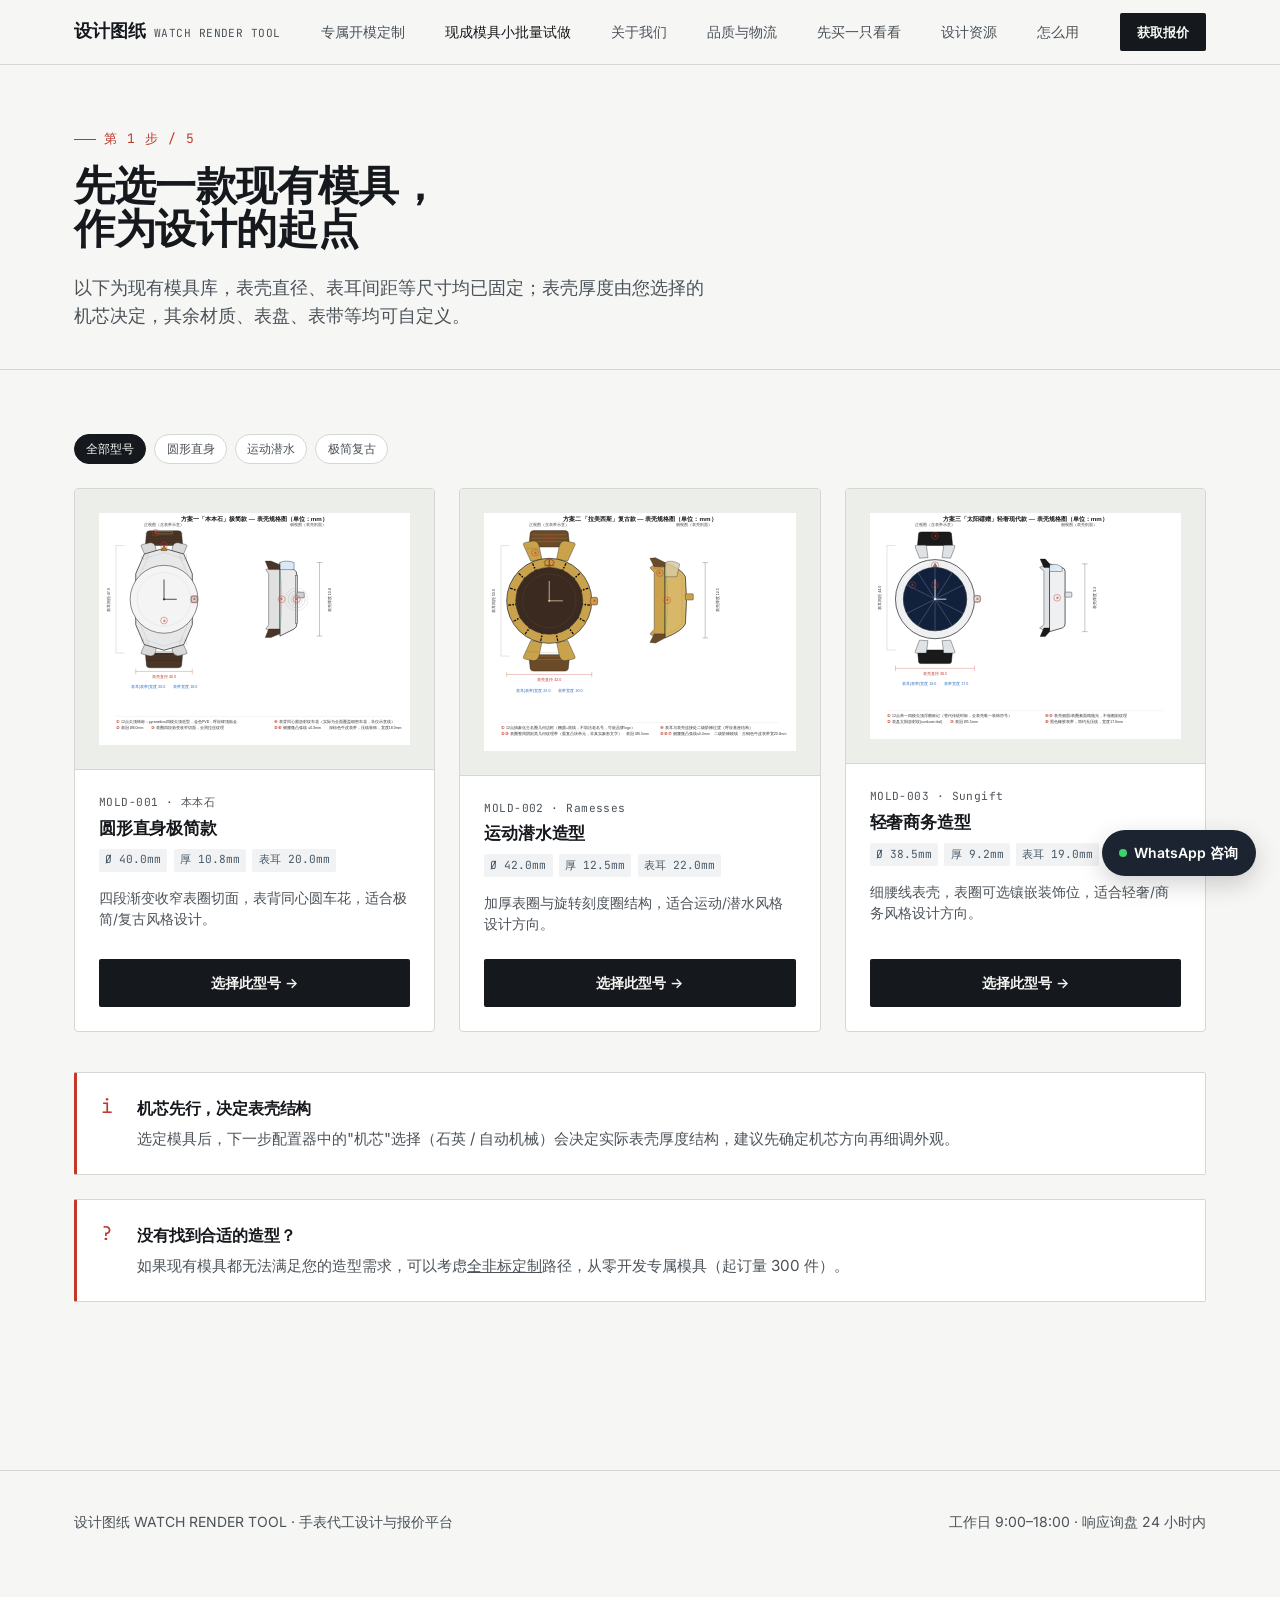
<file: mold-select.html>
<!DOCTYPE html>
<html lang="zh-CN">
<head>
<meta charset="UTF-8">
<meta name="viewport" content="width=device-width, initial-scale=1.0">
<title>选择模具型号 — 小批量半定制</title>
<link rel="preconnect" href="https://fonts.googleapis.com">
<link href="https://fonts.googleapis.com/css2?family=Space+Grotesk:wght@500;600;700&family=Inter:wght@400;500;600&family=JetBrains+Mono:wght@400;500&display=swap" rel="stylesheet">
<link rel="stylesheet" href="css/tokens.css">
<link rel="stylesheet" href="css/base.css">
<link rel="stylesheet" href="css/home.css">
<link rel="stylesheet" href="css/mold.css">
</head>
<body>

<header class="site-header">
  <div class="container site-header__bar">
    <a href="index.html" class="site-header__brand">设计图纸 <small>WATCH RENDER TOOL</small></a>
    <nav class="site-header__nav">
      <a href="full-custom.html">专属开模定制</a>
      <a href="mold-select.html" class="is-active">现成模具小批量试做</a>
      <a href="about.html">关于我们</a>
      <a href="about.html#qc">品质与物流</a>
      <a href="sample-purchase.html">先买一只看看</a>
      <a href="handbook.html">设计资源</a>
      <a href="index.html#how">怎么用</a>
    </nav>
    <div class="site-header__actions">
      <a href="inquiry.html" class="btn btn--primary btn--sm">获取报价</a>
    </div>
  </div>
</header>

<main>

  <section class="hero" style="padding-bottom: var(--space-4);">
    <div class="container">
      <div class="hero__eyebrow">第 1 步 / 5</div>
      <h1 style="font-size: var(--fs-h1); max-width: 26em;">先选一款现有模具，<br>作为设计的起点</h1>
      <p class="hero__sub">以下为现有模具库，表壳直径、表耳间距等尺寸均已固定；表壳厚度由您选择的机芯决定，其余材质、表盘、表带等均可自定义。</p>
    </div>
  </section>

  <section class="section section--tight">
    <div class="container">

      <div class="filter-bar">
        <button class="filter-chip is-active">全部型号</button>
        <button class="filter-chip">圆形直身</button>
        <button class="filter-chip">运动潜水</button>
        <button class="filter-chip">极简复古</button>
      </div>

      <div class="mold-grid">

        <article class="mold-card">
          <div class="mold-card__thumb">
            <img src="assets/blueprint_1.svg" alt="模具一规格图">
          </div>
          <div class="mold-card__body">
            <div class="mold-card__id">MOLD-001 · 本本石</div>
            <h3>圆形直身极简款</h3>
            <div class="mold-card__specs">
              <span>Ø 40.0mm</span>
              <span>厚 10.8mm</span>
              <span>表耳 20.0mm</span>
            </div>
            <p class="mold-card__desc">四段渐变收窄表圈切面，表背同心圆车花，适合极简/复古风格设计。</p>
            <a href="configurator.html?mold=1" class="btn btn--primary btn--block">选择此型号 →</a>
          </div>
        </article>

        <article class="mold-card">
          <div class="mold-card__thumb">
            <img src="assets/blueprint_2.svg" alt="模具二规格图">
          </div>
          <div class="mold-card__body">
            <div class="mold-card__id">MOLD-002 · Ramesses</div>
            <h3>运动潜水造型</h3>
            <div class="mold-card__specs">
              <span>Ø 42.0mm</span>
              <span>厚 12.5mm</span>
              <span>表耳 22.0mm</span>
            </div>
            <p class="mold-card__desc">加厚表圈与旋转刻度圈结构，适合运动/潜水风格设计方向。</p>
            <a href="configurator.html?mold=2" class="btn btn--primary btn--block">选择此型号 →</a>
          </div>
        </article>

        <article class="mold-card">
          <div class="mold-card__thumb">
            <img src="assets/blueprint_3.svg" alt="模具三规格图">
          </div>
          <div class="mold-card__body">
            <div class="mold-card__id">MOLD-003 · Sungift</div>
            <h3>轻奢商务造型</h3>
            <div class="mold-card__specs">
              <span>Ø 38.5mm</span>
              <span>厚 9.2mm</span>
              <span>表耳 19.0mm</span>
            </div>
            <p class="mold-card__desc">细腰线表壳，表圈可选镶嵌装饰位，适合轻奢/商务风格设计方向。</p>
            <a href="configurator.html?mold=3" class="btn btn--primary btn--block">选择此型号 →</a>
          </div>
        </article>

      </div>

      <div class="guidance" style="margin-top: var(--space-4);">
        <div class="guidance__icon">i</div>
        <div>
          <h4>机芯先行，决定表壳结构</h4>
          <p>选定模具后，下一步配置器中的"机芯"选择（石英 / 自动机械）会决定实际表壳厚度结构，建议先确定机芯方向再细调外观。</p>
        </div>
      </div>

      <div class="guidance" style="margin-top: var(--space-3);">
        <div class="guidance__icon">?</div>
        <div>
          <h4>没有找到合适的造型？</h4>
          <p>如果现有模具都无法满足您的造型需求，可以考虑<a href="full-custom.html" style="text-decoration:underline;">全非标定制</a>路径，从零开发专属模具（起订量 300 件）。</p>
        </div>
      </div>

    </div>
  </section>

</main>

<footer class="site-footer">
  <div class="container site-footer__grid">
    <div>设计图纸 WATCH RENDER TOOL · 手表代工设计与报价平台</div>
    <div>工作日 9:00–18:00 · 响应询盘 24 小时内</div>
  </div>
</footer>

<a href="#" class="float-whatsapp" aria-label="通过 WhatsApp 联系我们">
  <span class="float-whatsapp__dot"></span> WhatsApp 咨询
</a>

<script src="js/main.js"></script>
</body>
</html>
</file>
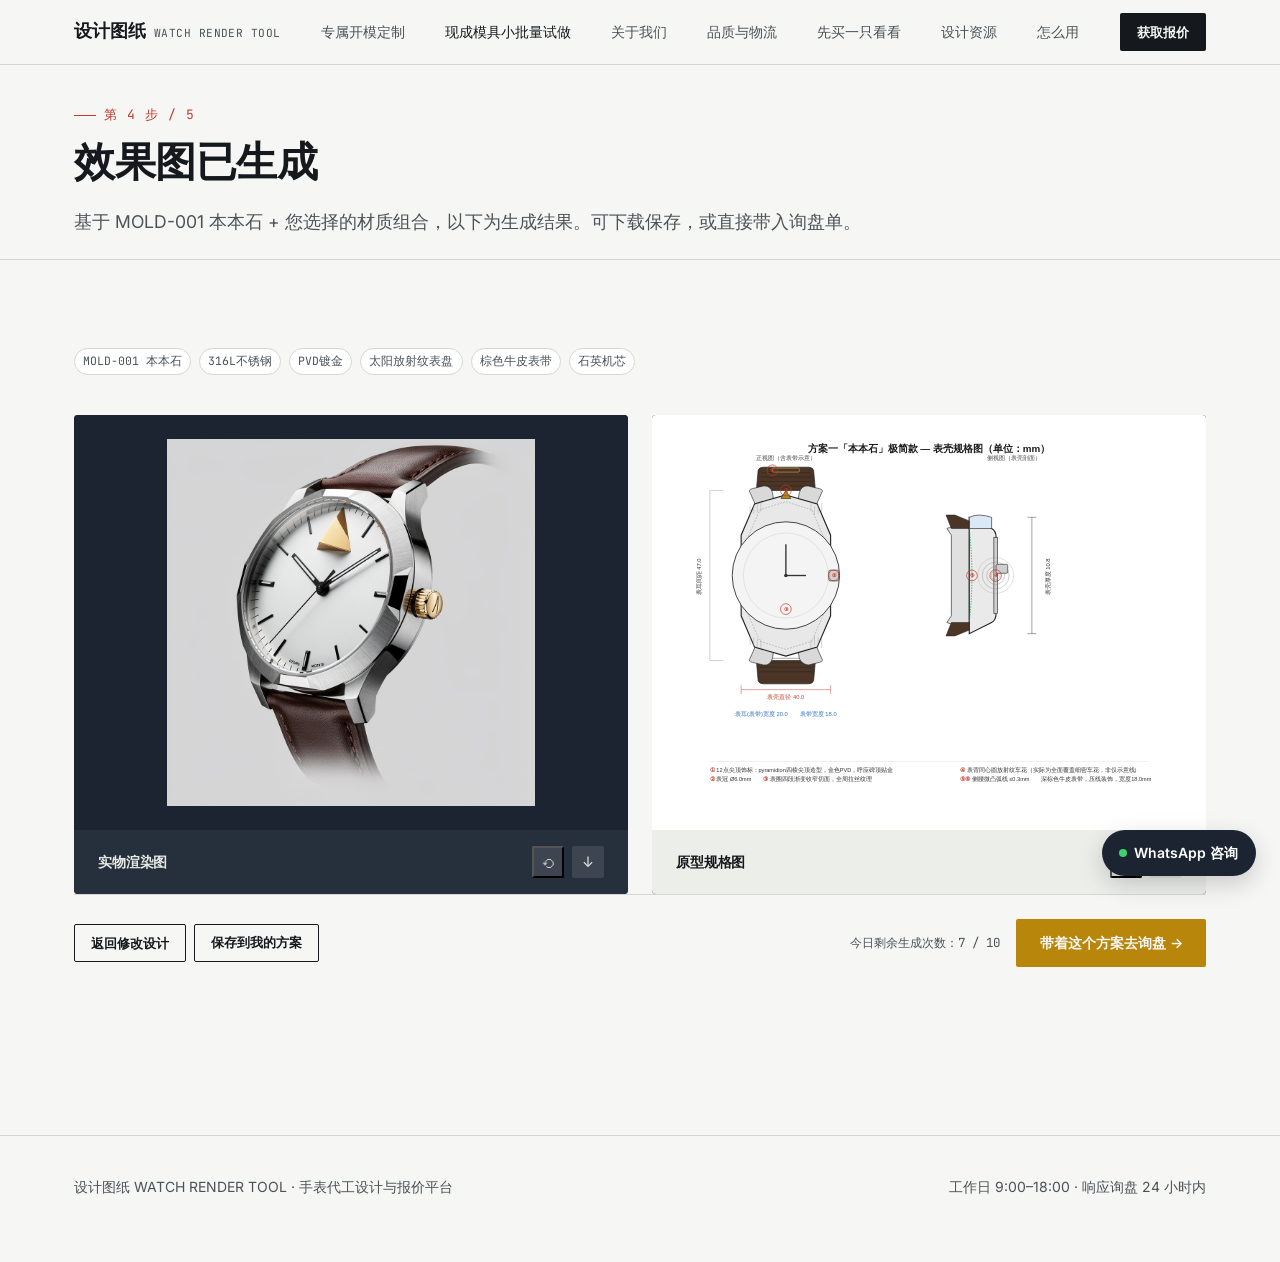
<file: result.html>
<!DOCTYPE html>
<html lang="zh-CN">
<head>
<meta charset="UTF-8">
<meta name="viewport" content="width=device-width, initial-scale=1.0">
<title>生成结果 — 小批量半定制</title>
<link rel="preconnect" href="https://fonts.googleapis.com">
<link href="https://fonts.googleapis.com/css2?family=Space+Grotesk:wght@500;600;700&family=Inter:wght@400;500;600&family=JetBrains+Mono:wght@400;500&display=swap" rel="stylesheet">
<link rel="stylesheet" href="css/tokens.css">
<link rel="stylesheet" href="css/base.css">
<link rel="stylesheet" href="css/home.css">
<link rel="stylesheet" href="css/result.css">
</head>
<body>

<header class="site-header">
  <div class="container site-header__bar">
    <a href="index.html" class="site-header__brand">设计图纸 <small>WATCH RENDER TOOL</small></a>
    <nav class="site-header__nav">
      <a href="full-custom.html">专属开模定制</a>
      <a href="mold-select.html" class="is-active">现成模具小批量试做</a>
      <a href="about.html">关于我们</a>
      <a href="about.html#qc">品质与物流</a>
      <a href="sample-purchase.html">先买一只看看</a>
      <a href="handbook.html">设计资源</a>
      <a href="index.html#how">怎么用</a>
    </nav>
    <div class="site-header__actions">
      <a href="inquiry.html" class="btn btn--primary btn--sm">获取报价</a>
    </div>
  </div>
</header>

<main>

  <section class="hero" style="padding: var(--space-4) 0 var(--space-3);">
    <div class="container">
      <div class="hero__eyebrow">第 4 步 / 5</div>
      <h1 style="font-size: var(--fs-h1);">效果图已生成</h1>
      <p class="hero__sub" style="max-width:none;">基于 MOLD-001 本本石 + 您选择的材质组合，以下为生成结果。可下载保存，或直接带入询盘单。</p>
    </div>
  </section>

  <section class="section section--tight">
    <div class="container">

      <div class="result-meta">
        <span>MOLD-001 本本石</span>
        <span>316L不锈钢</span>
        <span>PVD镀金</span>
        <span>太阳放射纹表盘</span>
        <span>棕色牛皮表带</span>
        <span>石英机芯</span>
      </div>

      <div class="result-grid">
        <div class="result-card">
          <div class="result-card__stage">
            <img src="assets/render_sample_1.png" alt="实物渲染图结果">
          </div>
          <div class="result-card__bar">
            <h4>实物渲染图</h4>
            <div class="result-card__actions">
              <button class="icon-btn" title="重新生成" id="regenRender">⟲</button>
              <a class="icon-btn" title="下载" href="assets/render_sample_1.png" download>↓</a>
            </div>
          </div>
        </div>
        <div class="result-card result-card--light">
          <div class="result-card__stage">
            <img src="assets/blueprint_1.svg" alt="原型规格图结果">
          </div>
          <div class="result-card__bar">
            <h4>原型规格图</h4>
            <div class="result-card__actions">
              <button class="icon-btn" title="重新生成" id="regenBlueprint">⟲</button>
              <a class="icon-btn" title="下载" href="assets/blueprint_1.svg" download>↓</a>
            </div>
          </div>
        </div>
      </div>

      <div class="result-actions-bar">
        <div class="result-actions-bar__left">
          <a href="configurator.html" class="btn btn--outline btn--sm">返回修改设计</a>
          <button class="btn btn--outline btn--sm" id="saveBtn">保存到我的方案</button>
        </div>
        <div style="display:flex; align-items:center; gap: var(--space-2);">
          <span class="limit-note" id="limitNote">今日剩余生成次数：7 / 10</span>
          <a href="inquiry.html" class="btn btn--brass">带着这个方案去询盘 →</a>
        </div>
      </div>

    </div>
  </section>

</main>

<footer class="site-footer">
  <div class="container site-footer__grid">
    <div>设计图纸 WATCH RENDER TOOL · 手表代工设计与报价平台</div>
    <div>工作日 9:00–18:00 · 响应询盘 24 小时内</div>
  </div>
</footer>

<a href="#" class="float-whatsapp" aria-label="通过 WhatsApp 联系我们">
  <span class="float-whatsapp__dot"></span> WhatsApp 咨询
</a>

<script src="js/main.js"></script>
<script src="js/result.js"></script>
</body>
</html>
</file>
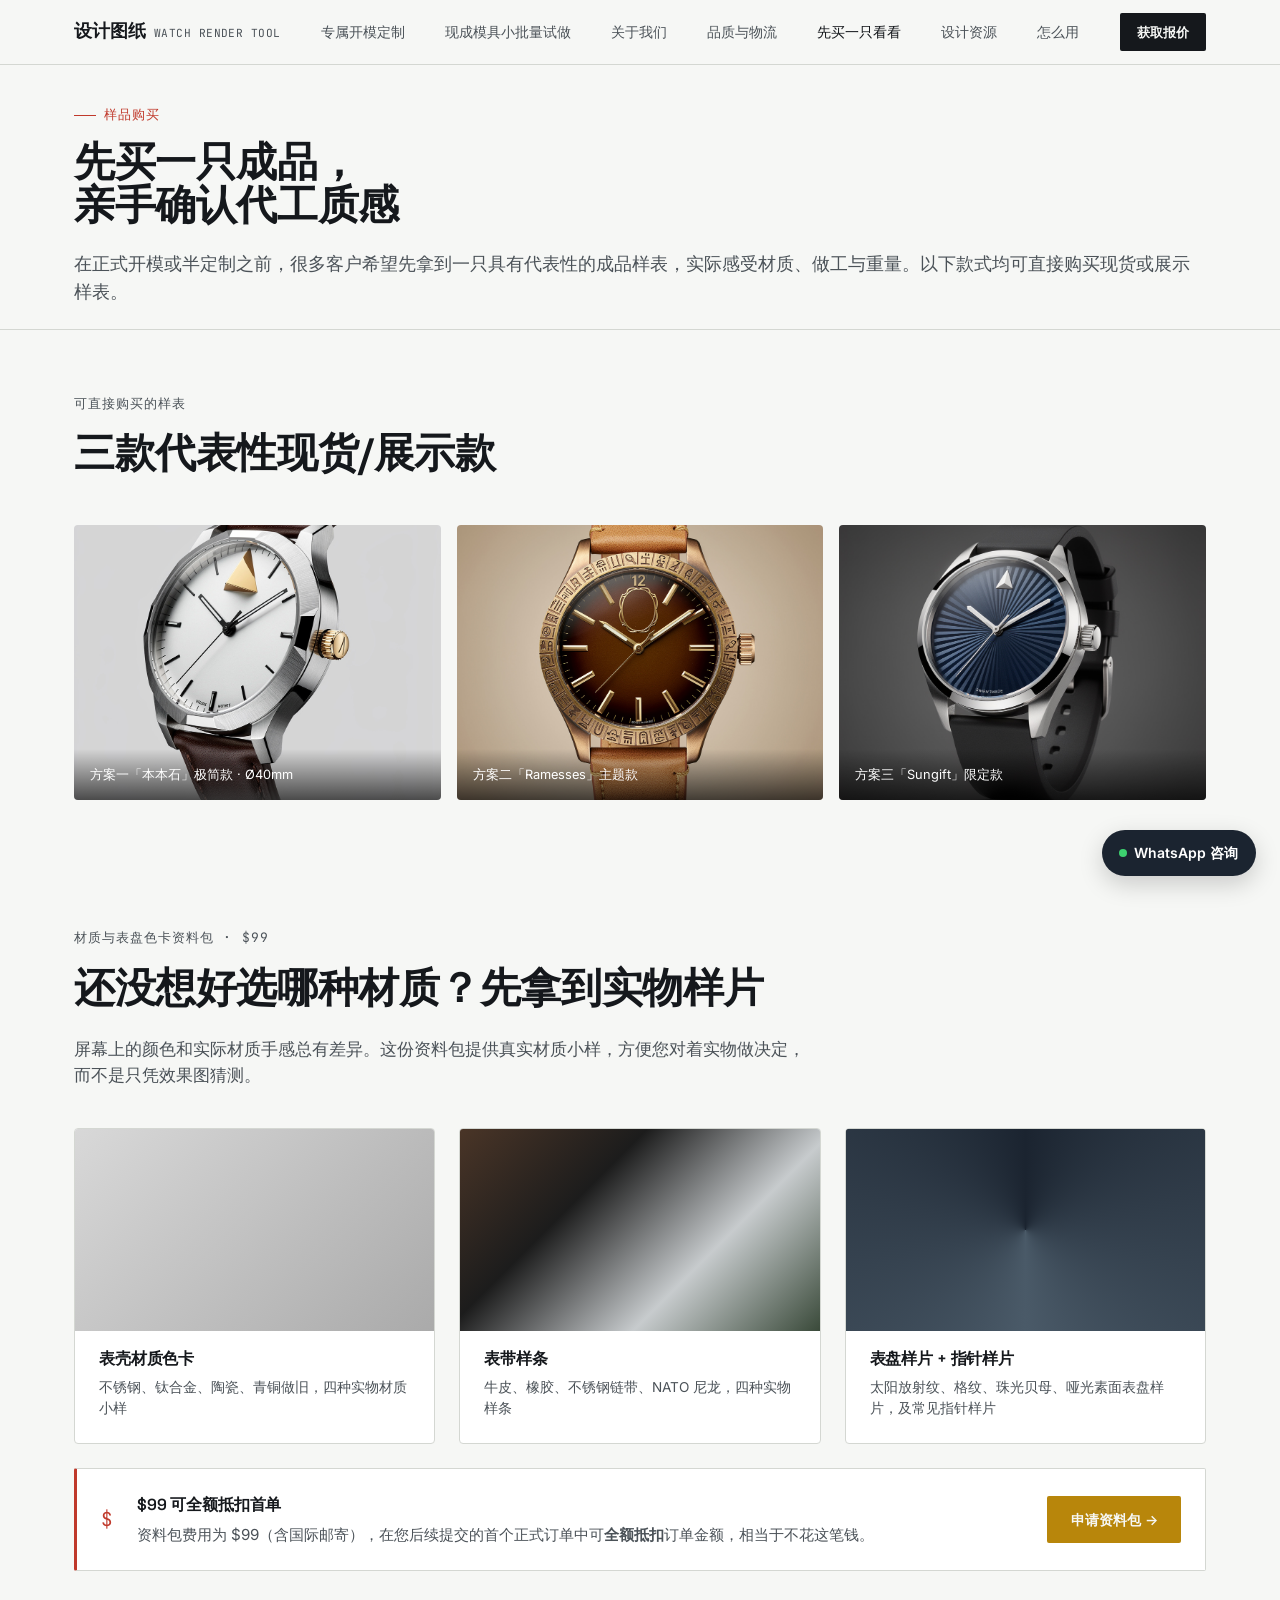
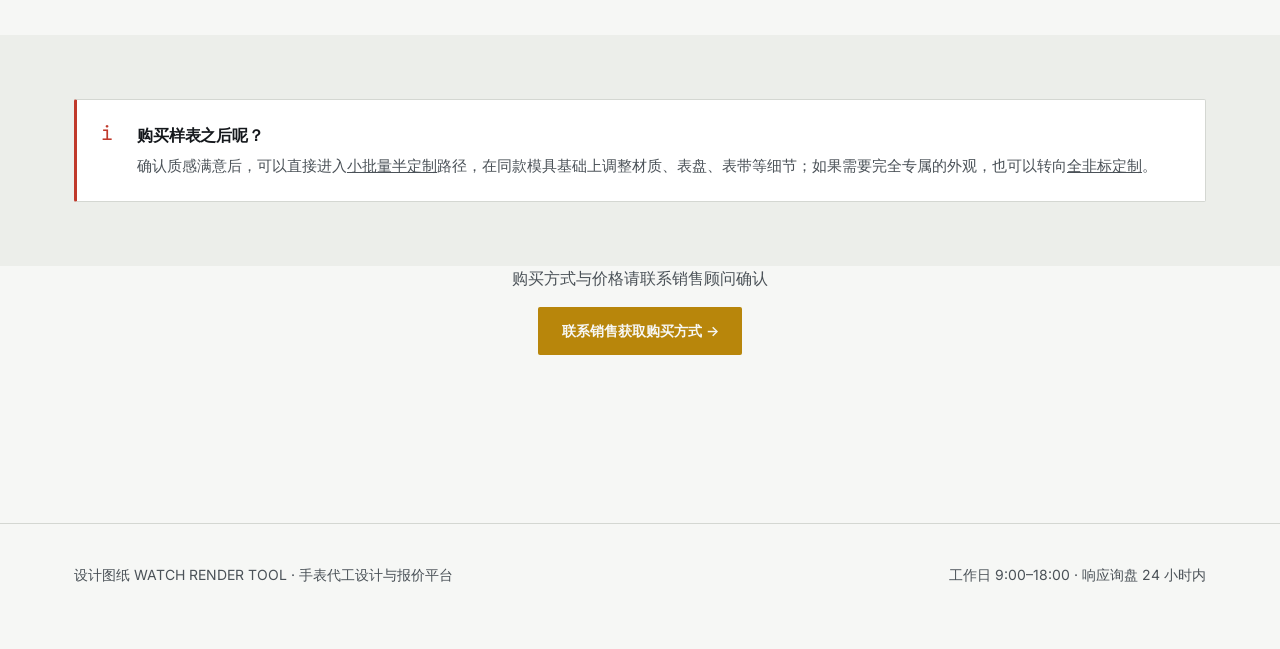
<file: sample-purchase.html>
<!DOCTYPE html>
<html lang="zh-CN">
<head>
<meta charset="UTF-8">
<meta name="viewport" content="width=device-width, initial-scale=1.0">
<title>样品购买 — 设计图纸 WATCH RENDER TOOL</title>
<link rel="preconnect" href="https://fonts.googleapis.com">
<link href="https://fonts.googleapis.com/css2?family=Space+Grotesk:wght@500;600;700&family=Inter:wght@400;500;600&family=JetBrains+Mono:wght@400;500&display=swap" rel="stylesheet">
<link rel="stylesheet" href="css/tokens.css">
<link rel="stylesheet" href="css/base.css">
<link rel="stylesheet" href="css/home.css">
</head>
<body>

<header class="site-header">
  <div class="container site-header__bar">
    <a href="index.html" class="site-header__brand">设计图纸 <small>WATCH RENDER TOOL</small></a>
    <nav class="site-header__nav">
      <a href="full-custom.html">专属开模定制</a>
      <a href="mold-select.html">现成模具小批量试做</a>
      <a href="about.html">关于我们</a>
      <a href="about.html#qc">品质与物流</a>
      <a href="sample-purchase.html" class="is-active">先买一只看看</a>
      <a href="handbook.html">设计资源</a>
      <a href="index.html#how">怎么用</a>
    </nav>
    <div class="site-header__actions">
      <a href="inquiry.html" class="btn btn--primary btn--sm">获取报价</a>
    </div>
  </div>
</header>

<main>

  <section class="hero" style="padding: var(--space-4) 0 var(--space-3);">
    <div class="container">
      <div class="hero__eyebrow">样品购买</div>
      <h1 style="font-size: var(--fs-h1); max-width: 26em;">先买一只成品，<br>亲手确认代工质感</h1>
      <p class="hero__sub" style="max-width:none;">在正式开模或半定制之前，很多客户希望先拿到一只具有代表性的成品样表，实际感受材质、做工与重量。以下款式均可直接购买现货或展示样表。</p>
    </div>
  </section>

  <section class="section section--tight">
    <div class="container">
      <div class="section__head">
        <div class="section__eyebrow">可直接购买的样表</div>
        <h2>三款代表性现货/展示款</h2>
      </div>
      <div class="gallery">
        <div class="gallery-item">
          <img src="assets/render_sample_1.png" alt="本本石极简款渲染图">
          <div class="gallery-item__cap">方案一「本本石」极简款 · Ø40mm</div>
        </div>
        <div class="gallery-item">
          <img src="assets/render_sample_2.png" alt="Ramesses 设计渲染图">
          <div class="gallery-item__cap">方案二「Ramesses」主题款</div>
        </div>
        <div class="gallery-item">
          <img src="assets/render_sample_3.png" alt="Sungift 设计渲染图">
          <div class="gallery-item__cap">方案三「Sungift」限定款</div>
        </div>
      </div>
    </div>
  </section>

  <section class="section section--tight" id="swatch-kit">
    <div class="container">
      <div class="section__head">
        <div class="section__eyebrow">材质与表盘色卡资料包 · $99</div>
        <h2>还没想好选哪种材质？先拿到实物样片</h2>
        <p>屏幕上的颜色和实际材质手感总有差异。这份资料包提供真实材质小样，方便您对着实物做决定，而不是只凭效果图猜测。</p>
      </div>
      <div class="material-grid">
        <div class="material-card">
          <div class="material-card__swatch" style="background:linear-gradient(135deg,#d8d8d8,#aaa);"></div>
          <h4>表壳材质色卡</h4>
          <p>不锈钢、钛合金、陶瓷、青铜做旧，四种实物材质小样</p>
        </div>
        <div class="material-card">
          <div class="material-card__swatch" style="background:linear-gradient(135deg,#4a3527,#1c1c1c,#c7cbcd,#3a4a3a);"></div>
          <h4>表带样条</h4>
          <p>牛皮、橡胶、不锈钢链带、NATO 尼龙，四种实物样条</p>
        </div>
        <div class="material-card">
          <div class="material-card__swatch" style="background:conic-gradient(#1B2430,#4A5A68,#1B2430),repeating-linear-gradient(45deg,#333 0 4px,#555 4px 8px);"></div>
          <h4>表盘样片 + 指针样片</h4>
          <p>太阳放射纹、格纹、珠光贝母、哑光素面表盘样片，及常见指针样片</p>
        </div>
      </div>
      <div class="guidance" style="margin-top: var(--space-3); align-items:center;">
        <div class="guidance__icon">$</div>
        <div style="flex:1;">
          <h4>$99 可全额抵扣首单</h4>
          <p>资料包费用为 $99（含国际邮寄），在您后续提交的首个正式订单中可<strong>全额抵扣</strong>订单金额，相当于不花这笔钱。</p>
        </div>
        <a href="inquiry.html#kit=swatch" class="btn btn--brass">申请资料包 →</a>
      </div>
    </div>
  </section>

  <section class="section section--dim section--tight">
    <div class="container">
      <div class="guidance">
        <div class="guidance__icon">i</div>
        <div>
          <h4>购买样表之后呢？</h4>
          <p>确认质感满意后，可以直接进入<a href="mold-select.html" style="text-decoration:underline;">小批量半定制</a>路径，在同款模具基础上调整材质、表盘、表带等细节；如果需要完全专属的外观，也可以转向<a href="full-custom.html" style="text-decoration:underline;">全非标定制</a>。</p>
        </div>
      </div>
    </div>
  </section>

  <section class="section section--tight" style="padding-top:0;">
    <div class="container" style="text-align:center;">
      <p style="color:var(--ink-soft); margin-bottom:var(--space-2);">购买方式与价格请联系销售顾问确认</p>
      <a href="inquiry.html" class="btn btn--brass">联系销售获取购买方式 →</a>
    </div>
  </section>

</main>

<footer class="site-footer">
  <div class="container site-footer__grid">
    <div>设计图纸 WATCH RENDER TOOL · 手表代工设计与报价平台</div>
    <div>工作日 9:00–18:00 · 响应询盘 24 小时内</div>
  </div>
</footer>

<a href="#" class="float-whatsapp" aria-label="通过 WhatsApp 联系我们">
  <span class="float-whatsapp__dot"></span> WhatsApp 咨询
</a>

<script src="js/main.js"></script>
</body>
</html>
</file>
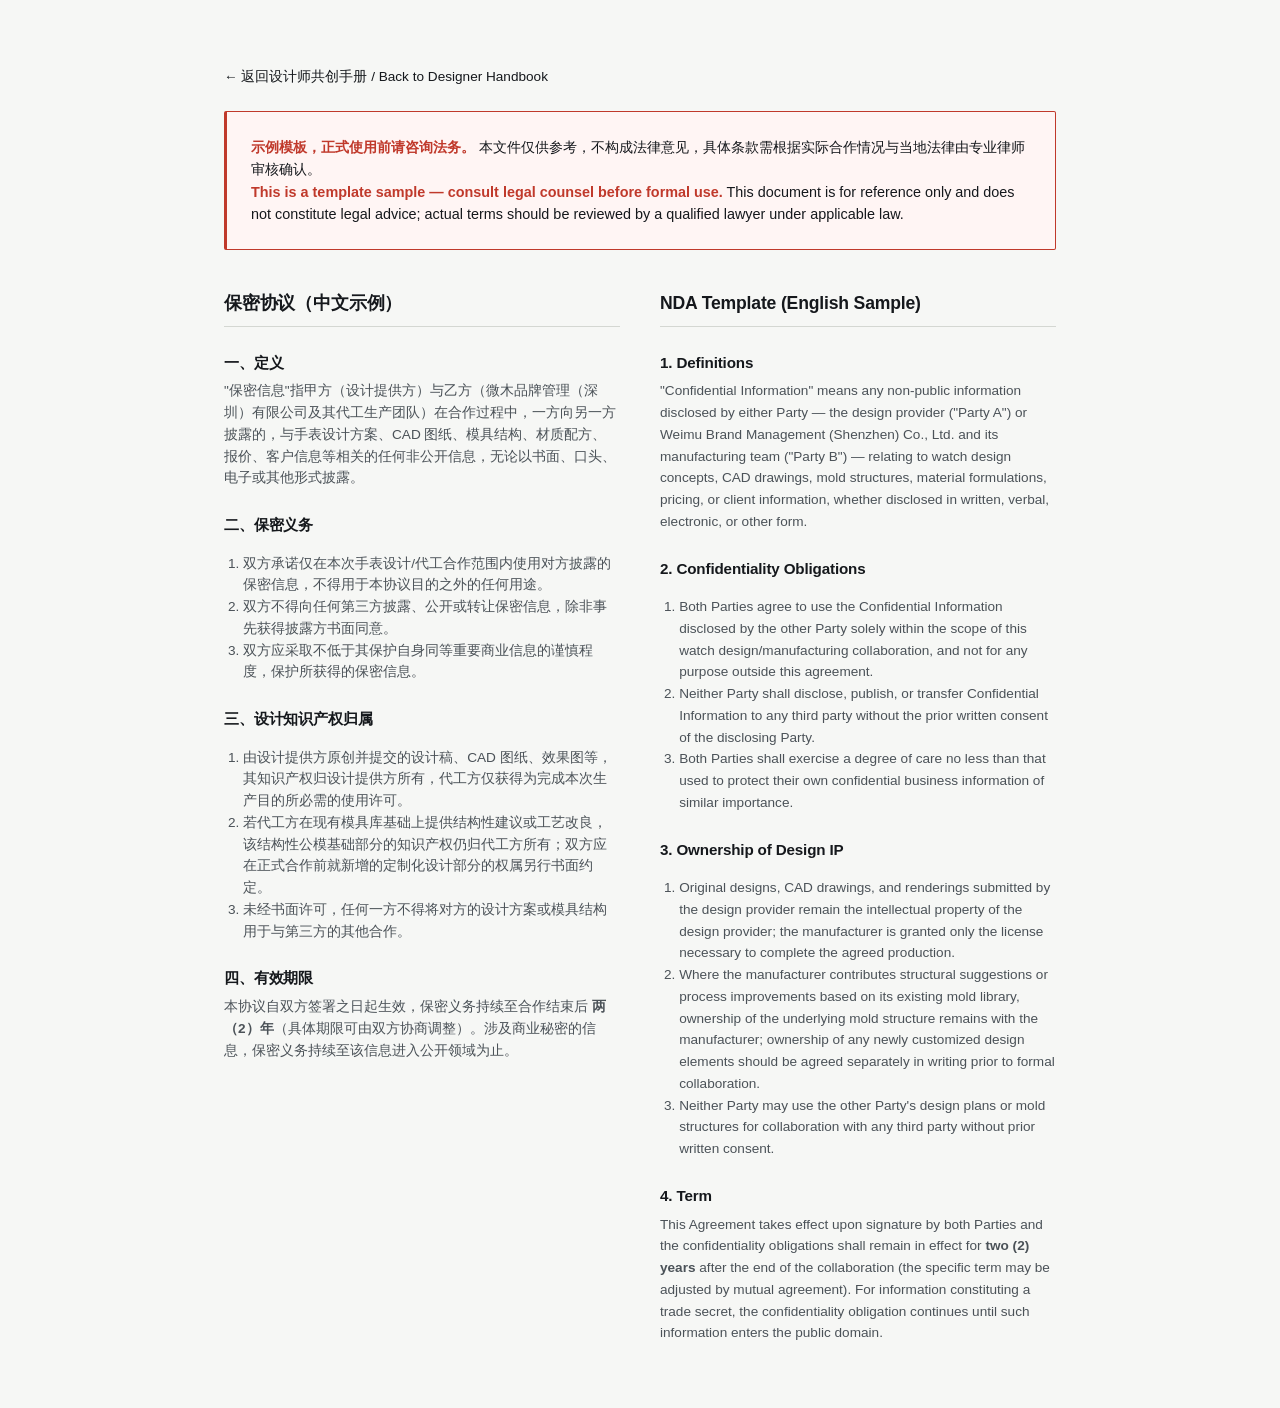
<file: assets/nda-template.html>
<!DOCTYPE html>
<html lang="zh-CN">
<head>
<meta charset="UTF-8">
<meta name="viewport" content="width=device-width, initial-scale=1.0">
<title>保密协议模板 / NDA Template</title>
<link rel="stylesheet" href="../css/tokens.css">
<link rel="stylesheet" href="../css/base.css">
<style>
  body { background: var(--paper); padding: var(--space-5) 0; }
  .nda-shell { max-width: 880px; margin: 0 auto; padding: 0 var(--space-3); }
  .nda-banner {
    border: 1px solid var(--callout-red);
    border-left: 3px solid var(--callout-red);
    background: #fff5f4;
    padding: var(--space-3);
    border-radius: var(--radius-s);
    margin-bottom: var(--space-4);
    font-size: 0.9rem;
    color: var(--ink);
  }
  .nda-banner strong { color: var(--callout-red); }
  .nda-grid { display: grid; grid-template-columns: 1fr 1fr; gap: var(--space-4); }
  .nda-col h2 { font-size: 1.1rem; margin-bottom: var(--space-2); border-bottom: 1px solid var(--line); padding-bottom: var(--space-1); }
  .nda-col h3 { font-size: 0.95rem; margin-top: var(--space-3); margin-bottom: 0.4em; }
  .nda-col p, .nda-col li { font-size: 0.85rem; color: var(--ink-soft); line-height: 1.6; }
  .nda-col ol { padding-left: 1.2em; }
  .back-link { display:inline-block; margin-bottom: var(--space-3); font-size: 0.85rem; }
  @media (max-width: 760px) { .nda-grid { grid-template-columns: 1fr; } }
</style>
</head>
<body>
<div class="nda-shell">
  <a href="../handbook.html" class="back-link">← 返回设计师共创手册 / Back to Designer Handbook</a>

  <div class="nda-banner">
    <strong>示例模板，正式使用前请咨询法务。</strong> 本文件仅供参考，不构成法律意见，具体条款需根据实际合作情况与当地法律由专业律师审核确认。<br>
    <strong>This is a template sample — consult legal counsel before formal use.</strong> This document is for reference only and does not constitute legal advice; actual terms should be reviewed by a qualified lawyer under applicable law.
  </div>

  <div class="nda-grid">
    <div class="nda-col">
      <h2>保密协议（中文示例）</h2>

      <h3>一、定义</h3>
      <p>"保密信息"指甲方（设计提供方）与乙方（微木品牌管理（深圳）有限公司及其代工生产团队）在合作过程中，一方向另一方披露的，与手表设计方案、CAD 图纸、模具结构、材质配方、报价、客户信息等相关的任何非公开信息，无论以书面、口头、电子或其他形式披露。</p>

      <h3>二、保密义务</h3>
      <ol>
        <li>双方承诺仅在本次手表设计/代工合作范围内使用对方披露的保密信息，不得用于本协议目的之外的任何用途。</li>
        <li>双方不得向任何第三方披露、公开或转让保密信息，除非事先获得披露方书面同意。</li>
        <li>双方应采取不低于其保护自身同等重要商业信息的谨慎程度，保护所获得的保密信息。</li>
      </ol>

      <h3>三、设计知识产权归属</h3>
      <ol>
        <li>由设计提供方原创并提交的设计稿、CAD 图纸、效果图等，其知识产权归设计提供方所有，代工方仅获得为完成本次生产目的所必需的使用许可。</li>
        <li>若代工方在现有模具库基础上提供结构性建议或工艺改良，该结构性公模基础部分的知识产权仍归代工方所有；双方应在正式合作前就新增的定制化设计部分的权属另行书面约定。</li>
        <li>未经书面许可，任何一方不得将对方的设计方案或模具结构用于与第三方的其他合作。</li>
      </ol>

      <h3>四、有效期限</h3>
      <p>本协议自双方签署之日起生效，保密义务持续至合作结束后 <strong>两（2）年</strong>（具体期限可由双方协商调整）。涉及商业秘密的信息，保密义务持续至该信息进入公开领域为止。</p>
    </div>

    <div class="nda-col">
      <h2>NDA Template (English Sample)</h2>

      <h3>1. Definitions</h3>
      <p>"Confidential Information" means any non-public information disclosed by either Party — the design provider ("Party A") or Weimu Brand Management (Shenzhen) Co., Ltd. and its manufacturing team ("Party B") — relating to watch design concepts, CAD drawings, mold structures, material formulations, pricing, or client information, whether disclosed in written, verbal, electronic, or other form.</p>

      <h3>2. Confidentiality Obligations</h3>
      <ol>
        <li>Both Parties agree to use the Confidential Information disclosed by the other Party solely within the scope of this watch design/manufacturing collaboration, and not for any purpose outside this agreement.</li>
        <li>Neither Party shall disclose, publish, or transfer Confidential Information to any third party without the prior written consent of the disclosing Party.</li>
        <li>Both Parties shall exercise a degree of care no less than that used to protect their own confidential business information of similar importance.</li>
      </ol>

      <h3>3. Ownership of Design IP</h3>
      <ol>
        <li>Original designs, CAD drawings, and renderings submitted by the design provider remain the intellectual property of the design provider; the manufacturer is granted only the license necessary to complete the agreed production.</li>
        <li>Where the manufacturer contributes structural suggestions or process improvements based on its existing mold library, ownership of the underlying mold structure remains with the manufacturer; ownership of any newly customized design elements should be agreed separately in writing prior to formal collaboration.</li>
        <li>Neither Party may use the other Party's design plans or mold structures for collaboration with any third party without prior written consent.</li>
      </ol>

      <h3>4. Term</h3>
      <p>This Agreement takes effect upon signature by both Parties and the confidentiality obligations shall remain in effect for <strong>two (2) years</strong> after the end of the collaboration (the specific term may be adjusted by mutual agreement). For information constituting a trade secret, the confidentiality obligation continues until such information enters the public domain.</p>
    </div>
  </div>
</div>
</body>
</html>
</file>
<file: css/site.css>
/* ===== CHRONO.FOUNDRY — 首页样式（按需求方方案重建） ===== */
:root {
  --ink:      #15181C;
  --ink-2:    #3D4348;
  --mute:     #6B7278;
  --line:     #E3E1DC;
  --paper:    #FBFAF7;
  --grid-bg:  #F4F2ED;
  --orange:   #D2410F;
  --orange-2: #B93A0D;
  --lime:     #C8F169;
  --lime-d:   #7FA83A;
  --dark:     #14181B;
  --dark-2:   #1C2126;
  --white:    #fff;
  --disp: 'Space Grotesk', 'Noto Sans SC', sans-serif;
  --body: 'Inter', 'Noto Sans SC', system-ui, sans-serif;
  --mono: 'JetBrains Mono', ui-monospace, monospace;
  --r: 10px;
  --r-l: 14px;
  --wrap: 1240px;
}

* { box-sizing: border-box; }
[hidden] { display: none !important; }
html { scroll-behavior: smooth; }
body {
  margin: 0;
  font-family: var(--body);
  color: var(--ink);
  background: var(--paper);
  -webkit-font-smoothing: antialiased;
  line-height: 1.6;
}
img { max-width: 100%; display: block; }
a { color: inherit; text-decoration: none; }
h1, h2, h3 { margin: 0; font-family: var(--disp); line-height: 1.2; }
p { margin: 0; }
ul { margin: 0; padding: 0; list-style: none; }

.wrap { width: min(100% - 2.5rem, var(--wrap)); margin-inline: auto; }

/* ---------- 按钮 ---------- */
.btn {
  display: inline-flex; align-items: center; justify-content: center; gap: .4em;
  font-family: var(--body); font-weight: 600; font-size: .9rem;
  padding: .8em 1.35em; border-radius: 999px; border: 1.5px solid transparent;
  cursor: pointer; transition: transform .15s ease, background .15s ease, color .15s ease;
  white-space: nowrap;
}
.btn:hover { transform: translateY(-1px); }
.btn--orange { background: var(--orange); color: #fff; }
.btn--orange:hover { background: var(--orange-2); }
.btn--lime   { background: var(--lime); color: #1F2A0B; }
.btn--dark   { background: var(--ink); color: #fff; }
.btn--ghost  { background: transparent; color: var(--ink); border-color: var(--ink); }
.btn--ghost:hover { background: var(--ink); color: #fff; }
.btn--block  { display: flex; width: 100%; }
.btn--sm { padding: .55em 1em; font-size: .82rem; }

.tag {
  display: inline-block; font-family: var(--mono); font-size: .68rem;
  padding: .28em .7em; border-radius: 999px; white-space: nowrap; letter-spacing: .01em;
}
.tag--orange { background: var(--orange); color: #fff; }
.tag--lime   { background: var(--lime); color: #1F2A0B; }
.tag--dark   { background: rgba(20,24,27,.85); color: #fff; }
.tag--soft   { background: #EFEDE7; color: var(--ink-2); }

/* ---------- 头部 ---------- */
.hd { position: sticky; top: 0; z-index: 50; background: rgba(251,250,247,.94); backdrop-filter: blur(10px); border-bottom: 1px solid var(--line); }
.hd__in { display: flex; align-items: center; gap: 1.5rem; min-height: 64px; }
.hd__brand { display: flex; align-items: center; gap: .6rem; flex-shrink: 0; }
.hd__mark {
  width: 30px; height: 30px; border-radius: 50%; background: var(--ink); color: var(--lime);
  display: grid; place-items: center; font-family: var(--disp); font-weight: 700; font-size: .8rem;
}
.hd__name { font-family: var(--disp); font-weight: 700; font-size: .95rem; letter-spacing: .02em; }
.hd__name em { font-style: normal; font-weight: 400; color: var(--orange); font-size: .82rem; margin-left: .35em; }
.hd__nav { display: flex; gap: 1.15rem; margin-left: auto; }
.hd__nav a { font-size: .82rem; color: var(--mute); white-space: nowrap; }
.hd__nav a:hover { color: var(--ink); }
.hd__actions { display: flex; gap: .5rem; margin-left: 1rem; }

/* ---------- HERO ---------- */
.hero {
  padding: 2.5rem 0 3rem;
  background:
    linear-gradient(var(--grid-bg) 1px, transparent 1px) 0 0/100% 28px,
    linear-gradient(90deg, var(--grid-bg) 1px, transparent 1px) 0 0/28px 100%,
    var(--paper);
}
.badge-row { margin-bottom: 1.6rem; }
.badge {
  display: inline-block; background: var(--ink); color: var(--lime);
  font-family: var(--mono); font-size: .74rem; padding: .5em 1em; border-radius: 999px;
}
.hero__h {
  font-size: clamp(2.1rem, 4.2vw, 3.6rem); font-weight: 700; letter-spacing: -.02em;
  max-width: 20em;
}
.hero__h2 { display: block; color: var(--orange); margin-top: .18em; }

.hero__col { display: grid; grid-template-columns: 1fr 1fr; gap: 1.2rem; margin-top: 2rem; }
.quote-box {
  background: #fff; border: 1px solid var(--line); border-radius: var(--r-l);
  padding: 1.1rem 1.3rem;
}
.quote-box b { font-size: .95rem; }
.quote-box .dim { color: var(--mute); font-size: .86rem; margin-top: .4em; line-height: 1.65; }

/* ---------- 两档卡片 ---------- */
.tiers { display: grid; grid-template-columns: 1.06fr 1fr; gap: 1.2rem; margin-top: 1.6rem; }
.tier { border-radius: var(--r-l); padding: 1.6rem; display: flex; flex-direction: column; }
.tier--light { background: #fff; border: 2px solid var(--ink); }
.tier--dark  { background: var(--dark); color: #E9EBE8; border: 2px solid var(--dark); }
.tier__tags { display: flex; flex-wrap: wrap; gap: .4rem; margin-bottom: 1rem; }
.tier__h { font-size: clamp(1.3rem, 2vw, 1.65rem); margin-bottom: .7rem; }
.tier__lead { font-size: .82rem; color: var(--mute); display: flex; gap: .5rem; align-items: flex-start; margin-bottom: .9rem; }
.tier--dark .tier__lead { color: #9DA5AC; }
.tier__body { font-size: .9rem; color: var(--ink-2); line-height: 1.7; margin-bottom: 1.1rem; }
.tier--dark .tier__body { color: #AAB2B8; }
.price-bar {
  display: flex; align-items: center; justify-content: space-between; gap: .8rem;
  background: var(--grid-bg); border-radius: var(--r); padding: .75rem 1rem; margin-bottom: .8rem;
}
.price-bar__main b { font-family: var(--mono); font-size: 1.05rem; }
.price-bar__main span { font-size: .78rem; color: var(--mute); margin-left: .4em; }
.tier__inc { font-size: .78rem; color: var(--mute); line-height: 1.65; margin-bottom: 1.2rem; }
.tier__cta { display: grid; grid-template-columns: 1fr 1fr; gap: .6rem; margin-top: auto; }
.incl { background: rgba(255,255,255,.06); border-left: 3px solid var(--orange); border-radius: var(--r); padding: .9rem 1rem; margin-bottom: 1.2rem; }
.incl__t { font-size: .8rem; color: var(--lime); margin-bottom: .35em; }
.incl__b { font-size: .84rem; color: #AAB2B8; line-height: 1.65; }
.tier--dark .btn--block { margin-top: auto; }

/* ---------- 信任条 ---------- */
.trust { display: grid; grid-template-columns: repeat(3, 1fr); gap: 1px; background: var(--line); border: 1px solid var(--line); border-radius: var(--r-l); overflow: hidden; margin-top: 1.4rem; }
.trust__i { background: #fff; padding: 1rem 1.1rem; }
.trust__i b { display: block; font-size: .84rem; margin-bottom: .3em; }
.trust__i span { font-size: .76rem; color: var(--mute); line-height: 1.6; }
.trust__i a { color: var(--orange); }

/* ---------- 区块通用 ---------- */
.sec { padding: 4rem 0; }
.sec--grid {
  background:
    linear-gradient(var(--grid-bg) 1px, transparent 1px) 0 0/100% 30px,
    linear-gradient(90deg, var(--grid-bg) 1px, transparent 1px) 0 0/30px 100%,
    var(--paper);
}
.sec--studio { background: #F7F6F2; }
.sec--dark { background: var(--dark); color: #E9EBE8; }
.kicker { font-family: var(--mono); font-size: .74rem; letter-spacing: .1em; color: var(--orange); margin-bottom: .6rem; }
.kicker em { font-style: normal; color: #A9AFB4; letter-spacing: .08em; }
.kicker--onDark em { color: #7C848A; }
.h2 { font-size: clamp(1.6rem, 3vw, 2.5rem); letter-spacing: -.015em; max-width: 24em; }
.sec--dark .h2 { color: #fff; }
.sub { color: var(--mute); font-size: .95rem; margin-top: .7rem; max-width: 58em; }
.sec--dark .sub { color: #9DA5AC; }
.h2-row { display: flex; align-items: flex-start; justify-content: space-between; gap: 2rem; }
.h2-row > div { flex: 1; }

/* ---------- STEP 01-A ---------- */
.case-grid { display: grid; grid-template-columns: repeat(3, 1fr); gap: 1.2rem; margin-top: 2.2rem; }
.case { background: #fff; border: 1px solid var(--line); border-radius: var(--r-l); overflow: hidden; display: flex; flex-direction: column; transition: transform .18s ease, box-shadow .18s ease; }
.case:hover { transform: translateY(-3px); box-shadow: 0 12px 28px rgba(20,24,27,.09); }
.case__media { position: relative; background: var(--dark); aspect-ratio: 5/4; }
.case__media svg { width: 100%; height: 100%; display: block; padding: 2.2rem .6rem .4rem; }
.case__media .tag:first-child { position: absolute; top: 10px; left: 10px; }
.case__media-r { position: absolute; top: 10px; right: 10px; }
.case__body { padding: 1.1rem 1.2rem 1.3rem; display: flex; flex-direction: column; flex: 1; }
.case__body h3 { font-size: 1rem; margin-bottom: 1rem; }
.case__spec { display: flex; flex-direction: column; gap: .6em; margin-bottom: 1.2rem; flex: 1; }
.case__spec div { display: grid; grid-template-columns: 5.2em 1fr; gap: .8em; font-size: .8rem; }
.case__spec dt { color: var(--mute); }
.case__spec dd { margin: 0; color: var(--ink-2); }
.case__spec dd b { color: var(--ink); }

/* ---------- STEP 01-B ---------- */
.toggle { display: flex; gap: .4rem; background: #fff; border: 1px solid var(--line); border-radius: 999px; padding: .25rem; flex-shrink: 0; }
.toggle__b { border: 0; background: transparent; font-size: .78rem; padding: .5em 1em; border-radius: 999px; cursor: pointer; color: var(--mute); white-space: nowrap; }
.toggle__b.is-on { background: var(--ink); color: #fff; }

.zones { display: grid; grid-template-columns: 1fr 1fr; gap: 1.6rem; margin-top: 2rem; align-items: start; }
.zones__pic { background: var(--dark); border-radius: var(--r-l); padding: 1.2rem; position: sticky; top: 80px; }
.zones__pic-h { display: flex; justify-content: space-between; font-family: var(--mono); font-size: .7rem; color: #7C848A; margin-bottom: 1rem; }
.zones__pic-h span { color: var(--orange); }
.zones__svg svg { width: 100%; display: block; }
.zones__pic-f { font-family: var(--mono); font-size: .68rem; color: #7C848A; margin-top: .8rem; display: flex; justify-content: space-between; }
.zones__pic-f a { color: var(--orange); }
.zones__list { display: flex; flex-direction: column; gap: 1rem; }
.zone { background: #fff; border: 1px solid var(--line); border-radius: var(--r-l); padding: 1.1rem 1.3rem; }
.zone.is-on { border: 2px solid var(--orange); box-shadow: 0 6px 20px rgba(210,65,15,.08); }
.zone__h { display: flex; justify-content: space-between; align-items: flex-start; gap: 1rem; margin-bottom: .5em; }
.zone__h b { font-size: .95rem; }
.zone p { font-size: .84rem; color: var(--mute); line-height: 1.65; }

/* ---------- STEP 02 ---------- */
.steps { display: grid; grid-template-columns: repeat(7, 1fr); gap: .5rem; margin-top: 2rem; }
.step {
  background: #fff; border: 1px solid var(--line); border-radius: var(--r);
  padding: .65em .7em; text-align: left; cursor: pointer; transition: all .15s ease;
}
.step b { display: block; font-size: .75rem; font-weight: 600; line-height: 1.3; }
.step span { display: block; font-size: .68rem; color: var(--mute); margin-top: .2em; }
.step.is-on { background: var(--ink); border-color: var(--ink); }
.step.is-on b { color: #fff; }
.step.is-on span { color: var(--lime); }

.studio { display: grid; grid-template-columns: 0.78fr 1.22fr; gap: 1.2rem; margin-top: 1.2rem; align-items: start; }

.preview { background: var(--dark); border-radius: var(--r-l); padding: 1rem; position: sticky; top: 80px; }
.preview__tabs { display: flex; gap: .35rem; margin-bottom: .9rem; }
.ptab { font-family: var(--mono); font-size: .68rem; padding: .45em .85em; border-radius: 999px; border: 1px solid rgba(255,255,255,.2); background: transparent; color: #9DA5AC; cursor: pointer; }
.ptab.is-on { background: var(--orange); border-color: var(--orange); color: #fff; }
.preview__stage { position: relative; border-radius: var(--r); overflow: hidden; background: #0E1215; }
.preview__stage .tag--orange { position: absolute; top: 10px; left: 10px; z-index: 2; }
.preview__stage-r { position: absolute; top: 10px; right: 10px; z-index: 2; }
.preview__svg svg { width: 100%; display: block; aspect-ratio: 400/440; }
.dims { display: grid; grid-template-columns: repeat(5, 1fr); gap: 1px; background: rgba(255,255,255,.1); border-radius: var(--r); overflow: hidden; margin-top: .9rem; }
.dims div { background: #1A2026; padding: .6em .5em; }
.dims dt { font-size: .62rem; color: #7C848A; }
.dims dd { margin: .15em 0 0; font-family: var(--mono); font-size: .78rem; color: #E9EBE8; }
.preview__foot { font-size: .66rem; color: #7C848A; margin-top: .8rem; line-height: 1.7; }
.preview__foot a { color: var(--lime); }

.panel { display: flex; flex-direction: column; gap: 1rem; }
.pane { background: #fff; border: 1px solid var(--line); border-radius: var(--r-l); padding: 1.3rem; }
.pane__h { display: flex; align-items: center; gap: .7rem; margin-bottom: 1.2rem; flex-wrap: wrap; }
.pane__n { font-family: var(--mono); font-size: .68rem; background: var(--ink); color: var(--lime); padding: .3em .7em; border-radius: 999px; white-space: nowrap; }
.pane__h h3 { font-size: 1rem; }
.row { margin-bottom: 1.2rem; }
.row:last-child { margin-bottom: 0; }
.row__l { display: block; font-size: .84rem; font-weight: 600; margin-bottom: .6em; }
.row__l span { font-weight: 400; color: var(--mute); font-size: .76rem; margin-left: .4em; }
.chips { display: flex; flex-wrap: wrap; gap: .4rem; align-items: center; }
.chip { font-family: var(--mono); font-size: .74rem; padding: .5em .85em; border: 1px solid var(--line); border-radius: 999px; background: #fff; cursor: pointer; }
.chip.is-on { background: var(--ink); border-color: var(--ink); color: #fff; }
.inp { font-family: var(--mono); font-size: .74rem; padding: .5em .8em; border: 1px solid var(--line); border-radius: 999px; width: 12em; background: #fff; }
.hint { font-size: .72rem; color: var(--mute); margin-top: .5em; }

.opts { display: grid; gap: .5rem; }
.opts--2 { grid-template-columns: repeat(2, 1fr); }
.opts--3 { grid-template-columns: repeat(3, 1fr); }
.opts--4 { grid-template-columns: repeat(4, 1fr); }
.opt { text-align: left; padding: .7em .85em; border: 1px solid var(--line); border-radius: var(--r); background: #fff; cursor: pointer; transition: all .15s ease; }
.opt b { display: block; font-size: .82rem; }
.opt span { display: block; font-size: .7rem; color: var(--mute); margin-top: .15em; }
.opt.is-on { border-color: var(--orange); background: #FFF6F2; }
.opt.is-on b { color: var(--orange); }

.select-row { display: flex; align-items: center; gap: .8rem; }
.select-row select { flex: 1; padding: .65em .9em; border: 1px solid var(--line); border-radius: var(--r); background: #fff; font-size: .84rem; font-family: var(--body); }
.link { font-size: .74rem; color: var(--orange); white-space: nowrap; }

/* 混批 */
.batch { background: #fff; border: 1px solid var(--line); border-radius: var(--r-l); padding: 1.2rem; }
.batch__h { display: flex; justify-content: space-between; align-items: center; gap: 1rem; flex-wrap: wrap; }
.batch__h b { font-size: .92rem; }
.batch__t { font-size: .78rem; color: var(--mute); margin: .5em 0 .9em; }
.batch__t b { color: var(--ink); }
.batch__t-note { color: var(--mute); }
.batch__row { display: grid; grid-template-columns: 1fr 1fr; gap: .7rem; }
.batch__card { border: 1px solid var(--line); border-radius: var(--r); padding: .9em 1em; }
.batch__card-h { display: flex; justify-content: space-between; gap: .6rem; font-size: .82rem; }
.batch__card-h span { color: var(--mute); font-size: .72rem; text-align: right; }
.batch__card-p { font-size: .72rem; color: var(--mute); margin: .4em 0 .7em; }
.stepper { display: flex; align-items: center; gap: .4rem; }
.stepper span { font-size: .74rem; color: var(--mute); margin-right: .3em; }
.stepper button { width: 28px; height: 28px; border: 1px solid var(--line); background: #fff; border-radius: 6px; cursor: pointer; font-size: 1rem; line-height: 1; }
.stepper input { width: 56px; height: 28px; text-align: center; border: 1px solid var(--line); border-radius: 6px; font-family: var(--mono); font-size: .8rem; background: #fff; }
.batch__card-u { font-size: .74rem; color: var(--mute); margin-top: .6em; }
.batch__card-u b { font-family: var(--mono); color: var(--ink); font-size: .82rem; }
.batch__add { display: flex; align-items: center; gap: .5rem; flex-wrap: wrap; margin-top: .9rem; padding-top: .9rem; border-top: 1px dashed var(--line); }
.batch__add > span { font-size: .72rem; color: var(--mute); }
.batch__add .btn { font-size: .74rem; padding: .5em .9em; }

/* 拆分 + 总价 */
.qbottom { display: grid; grid-template-columns: 1.08fr 0.92fr; gap: .7rem; align-items: stretch; }
.breakdown { background: #fff; border: 1px solid var(--line); border-radius: var(--r-l); padding: 1.1rem 1.2rem; }
.bkd__t { display: flex; justify-content: space-between; font-size: .84rem; font-weight: 600; margin-bottom: .9em; gap: .5rem; flex-wrap: wrap; }
.bkd__t span { font-family: var(--mono); font-size: .66rem; color: var(--mute); font-weight: 400; }
.bkd { margin-bottom: 1em; }
.bkd:last-child { margin-bottom: 0; }
.bkd__h { display: flex; justify-content: space-between; align-items: baseline; margin-bottom: .35em; }
.bkd__h b { font-size: .78rem; }
.bkd__h span { font-size: .66rem; color: var(--mute); }
.bkd li { display: flex; justify-content: space-between; gap: .6rem; font-size: .74rem; color: var(--ink-2); padding: .26em 0; border-bottom: 1px dotted var(--line); }
.bkd li:last-child { border-bottom: 0; }
.bkd li em { font-style: normal; font-family: var(--mono); white-space: nowrap; }
.bkd__tot { font-weight: 600; color: var(--ink) !important; border-bottom: 0 !important; padding-top: .45em !important; }
.bkd__tot em { color: var(--orange); }

.total { background: var(--dark); color: #E9EBE8; border-radius: var(--r-l); padding: 1.2rem; display: flex; flex-direction: column; }
.total__l { font-size: .76rem; color: #9DA5AC; display: flex; justify-content: space-between; gap: .5rem; flex-wrap: wrap; }
.total__l b { color: var(--lime); }
.total__v { font-family: var(--disp); font-size: 2.3rem; font-weight: 700; color: var(--lime); letter-spacing: -.02em; margin: .1em 0 .3em; }
.total__v small { font-size: .82rem; color: #9DA5AC; margin-left: .4em; font-family: var(--body); font-weight: 500; }
.total__ddp { display: inline-block; align-self: flex-start; font-size: .7rem; background: rgba(200,241,105,.16); color: var(--lime); padding: .25em .7em; border-radius: 999px; }
.total__note { font-size: .68rem; color: #7C848A; margin: .6em 0 1em; line-height: 1.6; }
.total__pay { border-top: 1px solid rgba(255,255,255,.13); padding-top: .8em; margin-bottom: 1em; }
.total__pay > p { font-size: .76rem; display: flex; justify-content: space-between; gap: .5rem; }
.total__pay > p span { font-size: .68rem; color: #7C848A; }
.total__pay-r { display: flex; justify-content: space-between; font-size: .74rem; padding: .3em 0; color: #9DA5AC; }
.total__pay-r em { font-style: normal; font-family: var(--mono); color: #E9EBE8; }
.total__alt { display: grid; grid-template-columns: 1fr 1fr; gap: .5rem; margin-top: .6rem; }
.total__alt .btn { font-size: .72rem; padding: .55em .6em; color: #E9EBE8; border-color: rgba(255,255,255,.35); }
.total__alt .btn:hover { background: #fff; color: var(--ink); }

/* ---------- STEP 03 ---------- */
.pay-now { background: #F2F0EA; color: var(--ink); font-size: .78rem; padding: .6em 1em; border-radius: 999px; flex-shrink: 0; }
.pay-now__v { font-family: var(--mono); color: var(--orange); font-size: .88rem; }
.pay-grid { display: grid; grid-template-columns: repeat(3, 1fr); gap: 1.2rem; margin-top: 2rem; }
.payc { background: var(--dark-2); border: 1px solid #2A3136; border-radius: var(--r-l); padding: 1.4rem; display: flex; flex-direction: column; }
.payc--mid { border: 2px solid var(--orange); }
.payc__h { display: flex; justify-content: space-between; align-items: center; gap: .6rem; margin-bottom: 1rem; flex-wrap: wrap; }
.payc__h em { font-style: normal; font-family: var(--mono); font-size: .68rem; color: #7C848A; }
.payc__v { display: flex; align-items: baseline; gap: .6em; flex-wrap: wrap; }
.payc__v b { font-family: var(--disp); font-size: 1.75rem; color: #fff; letter-spacing: -.02em; }
.payc__v span { font-size: .8rem; color: #9DA5AC; }
.payc__u { font-size: .78rem; color: var(--lime); margin: .45em 0 .9em; }
.payc__u b { font-family: var(--mono); }
.payc__d { font-size: .82rem; color: #AAB2B8; line-height: 1.7; flex: 1; }
.payc__f { font-size: .74rem; color: var(--lime); margin-top: 1em; padding-top: .8em; border-top: 1px dashed #333B41; }

/* ---------- Footer ---------- */
.ft { background: var(--ink); color: #9DA5AC; padding: 1.4rem 0; }
.ft__in { display: flex; justify-content: space-between; align-items: center; gap: 1.5rem; flex-wrap: wrap; }
.ft p { font-size: .76rem; }
.ft em { font-style: normal; color: #6B7278; }
.ft__nav { display: flex; gap: 1.2rem; flex-wrap: wrap; }
.ft__nav a { font-size: .76rem; }
.ft__nav a:hover { color: var(--lime); }

.wa { position: fixed; right: 18px; bottom: 18px; z-index: 60; display: flex; align-items: center; gap: .5rem; background: #25D366; color: #06331A; font-size: .8rem; font-weight: 600; padding: .65em 1.1em; border-radius: 999px; box-shadow: 0 8px 24px rgba(37,211,102,.35); }
.wa span { width: 8px; height: 8px; border-radius: 50%; background: #06331A; }

/* ---------- 响应式 ---------- */
@media (max-width: 1100px) {
  .hd__nav { display: none; }
  .studio { grid-template-columns: 1fr; }
  .preview { position: static; }
  .qbottom { grid-template-columns: 1fr; }
  .steps { grid-template-columns: repeat(4, 1fr); }
  .case-grid { grid-template-columns: 1fr 1fr; }
  .trust { grid-template-columns: 1fr 1fr; }
}
@media (max-width: 900px) {
  .tiers { grid-template-columns: 1fr; }
  .zones { grid-template-columns: 1fr; }
  .zones__pic { position: static; }
  .pay-grid { grid-template-columns: 1fr; }
  .hero__col { grid-template-columns: 1fr; }
  .h2-row { flex-direction: column; }
}
@media (max-width: 620px) {
  .case-grid { grid-template-columns: 1fr; }
  .steps { grid-template-columns: 1fr 1fr; }
  .opts--3, .opts--4 { grid-template-columns: 1fr 1fr; }
  .batch__row { grid-template-columns: 1fr; }
  .trust { grid-template-columns: 1fr; }
  .tier__cta { grid-template-columns: 1fr; }
  .dims { grid-template-columns: repeat(2, 1fr); }
  .total__alt { grid-template-columns: 1fr; }
  .ft__in { flex-direction: column; align-items: flex-start; }
}

/* 快速总量按钮 */
.qbtn {
  font-family: var(--mono); font-size: .74rem; font-weight: 600;
  padding: .35em .85em; margin: 0 .15em; border-radius: 999px;
  border: 1px solid var(--ink); background: #fff; color: var(--ink); cursor: pointer;
}
.qbtn:hover, .qbtn.is-on { background: var(--ink); color: var(--lime); border-color: var(--ink); }

/* ===== 交互版补充 ===== */
.subnav { border-top: 1px solid var(--line); background: rgba(251,250,247,.96); }
.subnav__in { display: flex; gap: 1.6rem; overflow-x: auto; min-height: 38px; align-items: center; }
.subnav a { font-size: .78rem; color: var(--mute); white-space: nowrap; }
.subnav a:hover { color: var(--orange); }
.anchor { display: block; position: relative; top: -120px; visibility: hidden; }
section[id] { scroll-margin-top: 110px; }

.hero { padding: 3rem 0 3.4rem; }
.hero .badge { margin-bottom: 1.4rem; }
.tier__body { line-height: 1.8; }
.sec { padding: 4.6rem 0; }

/* 案例卡 */
.case__media { aspect-ratio: auto; height: 300px; background: radial-gradient(circle at 50% 40%, #2a3138, #101417 70%); }
.case__media .tag { position: absolute; top: 10px; z-index: 1; }
.case__media .tag:first-child { left: 10px; }
.case__spec { gap: .7em; }

/* 01-B 分解图 */
.zones__svg .zl { cursor: pointer; }
.zones__svg .zl__ln { stroke: #4a5157; stroke-width: 1; stroke-dasharray: 3 3; }
.zones__svg .zl__t { font: 600 12.5px var(--body); fill: #C9CED2; }
.zones__svg .zl__n { font: 10.5px var(--mono); fill: #7C848A; }
.zones__svg .zl:hover .zl__t { fill: #fff; }
.zones__svg .zl.is-on .zl__t { fill: var(--orange); }
.zones__svg .zl.is-on .zl__ln { stroke: var(--orange); stroke-dasharray: none; }
.zones__svg .zl.is-on > ellipse:not(.zl__hit) { stroke: var(--orange); stroke-width: 2.4; filter: drop-shadow(0 0 6px rgba(224,86,28,.55)); }
.zones__svg .zl:not(.is-on) { opacity: .62; }
.zone { cursor: pointer; transition: border-color .15s; }
.zone:hover { border-color: #C9C5BC; }
.zone .link { display: inline-block; margin-top: .6em; }
.zone.is-on { padding: calc(1.1rem - 1px) calc(1.3rem - 1px); }

.logos__bar { display: flex; align-items: center; gap: 1rem; margin-top: 2rem; flex-wrap: wrap; }
.logos__bar label { font-size: .84rem; font-weight: 600; display: flex; gap: .6rem; align-items: center; }
.logo-grid { display: grid; grid-template-columns: repeat(4, 1fr); gap: 1rem; margin-top: 1rem; }
.logo-card { background: #fff; border: 1px solid var(--line); border-radius: var(--r-l); overflow: hidden; }
.logo-card svg { display: block; width: 100%; background: var(--dark); }
.logo-card__b { padding: 1rem 1.1rem 1.2rem; }
.logo-card p { font-size: .82rem; color: var(--mute); line-height: 1.65; }

/* 7 步条 */
.step b { font-size: .78rem; }
.step span { white-space: nowrap; overflow: hidden; text-overflow: ellipsis; }
.step:hover:not(.is-on) { border-color: var(--ink); }

/* 预览 */
.preview__tabs { flex-wrap: wrap; }
.ptab--r { margin-left: auto; }
.ptab--r.is-on { background: var(--lime); border-color: var(--lime); color: #1F2A0B; }
.preview__stage { background: radial-gradient(circle at 50% 42%, #273038, #0E1215 72%); }
.preview__stage .tag--orange { max-width: calc(100% - 140px); overflow: hidden; text-overflow: ellipsis; }
.preview__svg { padding: 2rem .4rem .4rem; }

/* 选项面板 */
.pane { padding: 1.4rem 1.5rem; }
.pane__who { margin-left: auto; font-size: .74rem; color: var(--orange); font-family: var(--mono); }
.row { margin-bottom: 1.4rem; }
.opt { display: flex; flex-direction: column; }
.opt em { font-style: normal; font-family: var(--mono); font-size: .7rem; color: var(--ink-2); margin-top: .45em; }
.opt.is-on em { color: var(--orange); }
.opt:disabled { opacity: .4; cursor: not-allowed; }
.chip--sw { display: inline-flex; align-items: center; gap: .45em; }
.chip--sw i { width: 14px; height: 14px; border-radius: 50%; border: 1px solid rgba(0,0,0,.2); }
.check { display: flex; flex-wrap: wrap; align-items: center; gap: .5rem; font-size: .84rem; padding: .8rem 1rem; border: 1px dashed var(--line); border-radius: var(--r); cursor: pointer; }
.check b { color: var(--orange); font-family: var(--mono); }
.check span { flex-basis: 100%; font-size: .72rem; color: var(--mute); padding-left: 1.5rem; }
.pane__nav { display: flex; justify-content: space-between; gap: .6rem; margin-top: 1.4rem; padding-top: 1.1rem; border-top: 1px dashed var(--line); }

/* 混批款式卡 */
.batch__row { display: grid; gap: .7rem; margin-top: .9rem; }
.batch__row--1 { grid-template-columns: 1fr; }
.batch__row--2 { grid-template-columns: 1fr 1fr; }
.batch__row--3 { grid-template-columns: repeat(3, 1fr); }
.scard { position: relative; border: 1px solid var(--line); border-radius: var(--r); padding: .9em 1em; cursor: pointer; background: #fff; transition: border-color .15s; }
.scard:hover { border-color: #C9C5BC; }
.scard.is-on { border: 2px solid var(--orange); padding: calc(.9em - 1px) calc(1em - 1px); background: #FFFAF7; }
.scard__h { display: flex; align-items: center; gap: .5rem; font-size: .86rem; }
.scard__edit { font-size: .7rem; color: var(--mute); }
.scard__x { margin-left: auto; border: 0; background: transparent; font-size: 1.1rem; color: var(--mute); cursor: pointer; line-height: 1; }
.scard__x:hover { color: var(--orange); }
.scard__p { font-size: .72rem; color: var(--mute); margin: .45em 0 .7em; }
.scard__u { font-size: .74rem; color: var(--mute); margin-top: .65em; }
.scard__u b { font-family: var(--mono); color: var(--ink); font-size: .84rem; }
.scard--add { border-style: dashed; display: flex; flex-direction: column; gap: .35rem; cursor: default; background: transparent; }
.scard--add > span { font-size: .72rem; color: var(--mute); }
.scard__btns { display: flex; gap: .4rem; flex-wrap: wrap; margin-top: .3rem; }
.scard__btns .btn { font-size: .72rem; padding: .45em .8em; }
.batch__t { display: flex; flex-wrap: wrap; align-items: center; gap: .3rem; margin: .7em 0 0; }
.stepper input::-webkit-inner-spin-button { display: none; }

.bkd__s { display: flex; justify-content: space-between; font-size: .8rem; font-weight: 600; margin: 1.1em 0 .45em; padding-top: .9em; border-top: 1px solid var(--line); }
.bkd__s span { font-size: .66rem; color: var(--mute); font-weight: 400; }

/* STEP 03 */
.payc__v b { font-size: 2.1rem; }
.payc__v span { font-family: var(--mono); font-size: .95rem; color: var(--lime); }
.payc__d { margin-top: .8rem; }

/* 机芯价格表 */
.modal { position: fixed; inset: 0; z-index: 90; background: rgba(10,12,14,.6); display: grid; place-items: center; padding: 1rem; }
.modal[hidden] { display: none; }
.modal__box { position: relative; background: #fff; border-radius: var(--r-l); padding: 1.6rem; width: min(100%, 620px); max-height: 86vh; overflow: auto; }
.modal__box h3 { font-size: 1.15rem; margin-bottom: .4rem; }
.modal__x { position: absolute; top: .8rem; right: 1rem; border: 0; background: transparent; font-size: 1.5rem; cursor: pointer; color: var(--mute); }
.eng { width: 100%; border-collapse: collapse; margin-top: 1rem; font-size: .82rem; }
.eng th, .eng td { text-align: left; padding: .55em .6em; border-bottom: 1px solid var(--line); vertical-align: top; }
.eng th { font-size: .72rem; color: var(--mute); font-weight: 500; }
.eng td:last-child { font-family: var(--mono); white-space: nowrap; }

@media (max-width: 1100px) {
  .logo-grid { grid-template-columns: 1fr 1fr; }
  .batch__row--3 { grid-template-columns: 1fr 1fr; }
}
@media (max-width: 620px) {
  .logo-grid, .batch__row--2, .batch__row--3 { grid-template-columns: 1fr; }
  .pane__who { margin-left: 0; }
}
@media (max-width: 620px) {
  .hd__actions .btn--lime { display: none; }
  .hd__name em { display: none; }
  .hd__in { gap: .6rem; }
  .studio > * { min-width: 0; }
  .ptab--r { margin-left: 0; }
  .steps { grid-template-columns: repeat(2, minmax(0, 1fr)); }
}
@media (max-width: 620px) { .select-row { flex-direction: column; align-items: stretch; } .select-row select { width: 100%; min-width: 0; } }
</file>
<file: css/tokens.css>
/* ===== Design Tokens — Watch Rendering Tool ===== */
/* Grounded in the subject's own artifacts: CAD blueprint drafting paper,
   dimension-line red callouts, brushed-steel case metal, PVD gold accents. */

:root {
  /* Color */
  --paper:        #F6F7F5;   /* cool drafting paper, not warm cream */
  --paper-dim:     #ECEEEA;
  --ink:          #15181C;   /* line-work black */
  --ink-soft:     #4B5258;
  --line:         #D4D7D2;   /* hairline grey on paper */
  --callout-red:  #C0392B;   /* lifted directly from blueprint dimension callouts */
  --steel:        #4A5A68;   /* brushed-steel structural blue-grey */
  --steel-dark:   #2E3A44;
  --brass:        #B8860B;   /* PVD gold accent, used sparingly for premium CTAs */
  --navy:         #1B2430;   /* showcase panel ground for photoreal renders */
  --navy-soft:    #26303C;
  --paper-on-navy: #E8EAE6;

  /* Type */
  --font-display: 'Space Grotesk', 'Noto Sans SC', sans-serif;
  --font-body:    'Inter', 'Noto Sans SC', sans-serif;
  --font-mono:    'JetBrains Mono', 'IBM Plex Mono', monospace;

  /* Scale */
  --fs-hero:   clamp(2.6rem, 5vw, 4.6rem);
  --fs-h1:     clamp(2rem, 3.2vw, 2.8rem);
  --fs-h2:     clamp(1.5rem, 2.2vw, 1.9rem);
  --fs-h3:     1.25rem;
  --fs-body:   1rem;
  --fs-small:  0.875rem;
  --fs-mono:   0.8125rem;

  /* Spacing */
  --space-1: 0.5rem;
  --space-2: 1rem;
  --space-3: 1.5rem;
  --space-4: 2.5rem;
  --space-5: 4rem;
  --space-6: 6.5rem;

  /* Shape */
  --radius-s: 2px;
  --radius-m: 4px;
  --container: 1180px;

  /* Motion */
  --ease: cubic-bezier(.4,0,.2,1);
  --dur-fast: 150ms;
  --dur-med: 320ms;
}

@media (prefers-reduced-motion: reduce) {
  :root { --dur-fast: 0ms; --dur-med: 0ms; }
}
</file>
<file: css/base.css>
/* ===== Base / Reset ===== */
*, *::before, *::after { box-sizing: border-box; }
html { scroll-behavior: smooth; }
body {
  margin: 0;
  background: var(--paper);
  color: var(--ink);
  font-family: var(--font-body);
  font-size: var(--fs-body);
  line-height: 1.55;
  -webkit-font-smoothing: antialiased;
}
img, svg { display: block; max-width: 100%; }
a { color: inherit; text-decoration: none; }
button { font-family: inherit; cursor: pointer; }
ul { margin: 0; padding: 0; list-style: none; }
h1, h2, h3, h4 { margin: 0; font-family: var(--font-display); font-weight: 600; letter-spacing: -0.01em; }
p { margin: 0; }

:focus-visible {
  outline: 2px solid var(--callout-red);
  outline-offset: 2px;
}

.container {
  width: 100%;
  max-width: var(--container);
  margin: 0 auto;
  padding: 0 var(--space-3);
}

.visually-hidden {
  position: absolute;
  width: 1px; height: 1px;
  overflow: hidden;
  clip: rect(0 0 0 0);
}

/* ===== Site Header ===== */
.site-header {
  position: sticky;
  top: 0;
  z-index: 100;
  background: rgba(246,247,245,0.92);
  backdrop-filter: blur(6px);
  border-bottom: 1px solid var(--line);
}
.site-header__bar {
  display: flex;
  align-items: center;
  justify-content: space-between;
  height: 64px;
}
.site-header__brand {
  display: flex;
  align-items: baseline;
  gap: var(--space-1);
  font-family: var(--font-display);
  font-weight: 700;
  font-size: 1.1rem;
}
.site-header__brand small {
  font-family: var(--font-mono);
  font-weight: 400;
  font-size: 0.7rem;
  color: var(--ink-soft);
  letter-spacing: 0.04em;
}
.site-header__nav {
  display: flex;
  gap: var(--space-4);
  font-size: var(--fs-small);
  color: var(--ink-soft);
}
.site-header__nav a { transition: color var(--dur-fast) var(--ease); }
.site-header__nav a:hover, .site-header__nav a.is-active { color: var(--ink); }
.site-header__actions { display: flex; align-items: center; gap: var(--space-2); }

/* ===== Buttons ===== */
.btn {
  display: inline-flex;
  align-items: center;
  gap: 0.5em;
  padding: 0.75rem 1.4rem;
  font-family: var(--font-body);
  font-weight: 600;
  font-size: var(--fs-small);
  border-radius: var(--radius-s);
  border: 1px solid transparent;
  transition: transform var(--dur-fast) var(--ease), background var(--dur-fast) var(--ease), border-color var(--dur-fast) var(--ease);
  white-space: nowrap;
}
.btn:active { transform: translateY(1px); }
.btn--primary { background: var(--ink); color: var(--paper); }
.btn--primary:hover { background: var(--steel-dark); }
.btn--brass { background: var(--brass); color: var(--paper); }
.btn--brass:hover { background: #a3790a; }
.btn--outline { background: transparent; border-color: var(--ink); color: var(--ink); }
.btn--outline:hover { background: var(--ink); color: var(--paper); }
.btn--ghost { background: transparent; color: var(--ink-soft); padding: 0.75rem 0.6rem; }
.btn--ghost:hover { color: var(--ink); }
.btn--sm { padding: 0.5rem 1rem; font-size: 0.8125rem; }
.btn--block { width: 100%; justify-content: center; }
.btn[disabled] { opacity: 0.4; cursor: not-allowed; }

/* ===== Floating WhatsApp button ===== */
.float-whatsapp {
  position: fixed;
  right: var(--space-3);
  bottom: var(--space-3);
  z-index: 200;
  display: flex;
  align-items: center;
  gap: 0.5em;
  background: #1B2430;
  color: #fff;
  padding: 0.75rem 1.1rem;
  border-radius: 999px;
  font-size: var(--fs-small);
  font-weight: 600;
  box-shadow: 0 8px 24px rgba(0,0,0,0.18);
  transition: transform var(--dur-fast) var(--ease);
}
.float-whatsapp:hover { transform: translateY(-2px); }
.float-whatsapp__dot {
  width: 8px; height: 8px; border-radius: 50%;
  background: #3DD16F;
  flex-shrink: 0;
}

/* ===== Footer ===== */
.site-footer {
  border-top: 1px solid var(--line);
  margin-top: var(--space-6);
  padding: var(--space-4) 0 var(--space-5);
  color: var(--ink-soft);
  font-size: var(--fs-small);
}
.site-footer__grid {
  display: flex;
  justify-content: space-between;
  flex-wrap: wrap;
  gap: var(--space-3);
}

@media (max-width: 860px) {
  .site-header__nav { display: none; }
}
</file>
<file: css/home.css>
/* ===== Homepage ===== */

.hero {
  position: relative;
  padding: var(--space-5) 0 var(--space-6);
  overflow: hidden;
  border-bottom: 1px solid var(--line);
}
.hero__grid {
  display: grid;
  grid-template-columns: 1.1fr 0.9fr;
  gap: var(--space-5);
  align-items: center;
}
.hero__eyebrow {
  font-family: var(--font-mono);
  font-size: var(--fs-mono);
  color: var(--callout-red);
  letter-spacing: 0.08em;
  text-transform: uppercase;
  margin-bottom: var(--space-2);
  display: flex;
  align-items: center;
  gap: 0.6em;
}
.hero__eyebrow::before {
  content: '';
  width: 22px; height: 1px;
  background: var(--callout-red);
}
.hero h1 {
  font-size: var(--fs-hero);
  line-height: 1.04;
  color: var(--ink);
}
.hero h1 em {
  font-style: normal;
  color: var(--steel);
}
.hero__sub {
  margin-top: var(--space-3);
  max-width: 36em;
  font-size: 1.1rem;
  color: var(--ink-soft);
}
.hero__ctas {
  margin-top: var(--space-4);
  display: flex;
  gap: var(--space-2);
  flex-wrap: wrap;
}

/* --- Signature element: the blueprint-to-render morph --- */
.morph {
  position: relative;
  aspect-ratio: 1 / 1;
  border: 1px solid var(--line);
  border-radius: var(--radius-m);
  background: #fff;
  overflow: hidden;
  cursor: pointer;
}
.morph__layer {
  position: absolute; inset: 0;
  display: flex; align-items: center; justify-content: center;
  transition: opacity var(--dur-med) var(--ease);
}
.morph__layer--blueprint { opacity: 1; padding: var(--space-2); }
.morph__layer--blueprint img { width: 100%; height: 100%; object-fit: contain; }
.morph__layer--render {
  opacity: 0;
  background: var(--navy);
}
.morph__layer--render img { width: 100%; height: 100%; object-fit: cover; }
.morph:hover .morph__layer--blueprint,
.morph.is-active .morph__layer--blueprint { opacity: 0; }
.morph:hover .morph__layer--render,
.morph.is-active .morph__layer--render { opacity: 1; }
.morph__tag {
  position: absolute;
  left: var(--space-2); bottom: var(--space-2);
  z-index: 2;
  font-family: var(--font-mono);
  font-size: 0.7rem;
  letter-spacing: 0.06em;
  padding: 0.35em 0.7em;
  background: var(--ink);
  color: var(--paper);
  border-radius: var(--radius-s);
  text-transform: uppercase;
}
.morph__hint {
  position: absolute;
  top: var(--space-2); right: var(--space-2);
  z-index: 2;
  font-family: var(--font-mono);
  font-size: 0.68rem;
  color: var(--ink-soft);
  background: rgba(255,255,255,0.85);
  padding: 0.3em 0.6em;
  border-radius: var(--radius-s);
}

/* --- Ruler divider: dimension-line motif used where it's a real measurement --- */
.ruler-divider {
  display: flex;
  align-items: center;
  gap: var(--space-1);
  color: var(--ink-soft);
  font-family: var(--font-mono);
  font-size: 0.7rem;
  margin: var(--space-5) 0 var(--space-3);
}
.ruler-divider::before, .ruler-divider::after {
  content: '';
  flex: 1;
  height: 1px;
  background: repeating-linear-gradient(to right, var(--line) 0, var(--line) 1px, transparent 1px, transparent 8px);
}

/* ===== Section shell ===== */
.section { padding: var(--space-6) 0; }
.section--tight { padding: var(--space-5) 0; }
.section--dim { background: var(--paper-dim); }
.section__head { max-width: 46em; margin-bottom: var(--space-4); }
.section__eyebrow {
  font-family: var(--font-mono);
  font-size: var(--fs-mono);
  color: var(--ink-soft);
  text-transform: uppercase;
  letter-spacing: 0.08em;
  margin-bottom: var(--space-1);
}
.section__head h2 { font-size: var(--fs-h1); }
.section__head p { margin-top: var(--space-2); color: var(--ink-soft); font-size: 1.05rem; }

/* ===== Two-tier comparison ===== */
.tiers {
  display: grid;
  grid-template-columns: 1fr 1fr;
  gap: var(--space-3);
}
.tier-card {
  position: relative;
  border: 1px solid var(--line);
  border-radius: var(--radius-m);
  background: #fff;
  padding: var(--space-4);
  display: flex;
  flex-direction: column;
  transition: border-color var(--dur-fast) var(--ease), transform var(--dur-fast) var(--ease);
}
.tier-card:hover { border-color: var(--ink); transform: translateY(-2px); }
.tier-card__kicker {
  font-family: var(--font-mono);
  font-size: 0.72rem;
  letter-spacing: 0.06em;
  text-transform: uppercase;
  color: var(--callout-red);
  margin-bottom: var(--space-1);
}
.tier-card h3 { font-size: var(--fs-h2); margin-bottom: var(--space-1); }
.tier-card__desc { color: var(--ink-soft); margin-bottom: var(--space-3); }
.tier-card__meta {
  display: grid;
  grid-template-columns: 1fr 1fr;
  gap: var(--space-2);
  padding: var(--space-2) 0;
  border-top: 1px dashed var(--line);
  border-bottom: 1px dashed var(--line);
  margin-bottom: var(--space-3);
}
.tier-card__meta dt {
  font-family: var(--font-mono);
  font-size: 0.68rem;
  color: var(--ink-soft);
  text-transform: uppercase;
  letter-spacing: 0.04em;
}
.tier-card__meta dd {
  margin: 0.2em 0 0;
  font-weight: 600;
}
.tier-card__list {
  display: flex;
  flex-direction: column;
  gap: 0.55em;
  margin-bottom: var(--space-3);
  flex: 1;
}
.tier-card__list li {
  display: flex;
  gap: 0.6em;
  font-size: 0.925rem;
  color: var(--ink-soft);
}
.tier-card__list li::before {
  content: '—';
  color: var(--steel);
  flex-shrink: 0;
}
.tier-card--semi { border-color: var(--steel); }
.tier-card--semi .tier-card__kicker { color: var(--steel); }
.tier-card--semi::after {
  content: '推荐先尝试';
  position: absolute;
  top: -11px; right: var(--space-3);
  background: var(--steel);
  color: #fff;
  font-size: 0.68rem;
  padding: 0.25em 0.7em;
  border-radius: 999px;
  font-family: var(--font-mono);
}

/* ===== Guidance / "which track" strip ===== */
.guidance {
  display: flex;
  gap: var(--space-3);
  align-items: flex-start;
  padding: var(--space-3);
  border: 1px solid var(--line);
  border-left: 3px solid var(--callout-red);
  background: #fff;
  border-radius: var(--radius-s);
}
.guidance__icon {
  font-family: var(--font-mono);
  color: var(--callout-red);
  font-size: 1.2rem;
  line-height: 1;
}
.guidance h4 { font-size: 1rem; margin-bottom: 0.3em; }
.guidance p { color: var(--ink-soft); font-size: 0.95rem; }

/* ===== Flow strip (page architecture preview) ===== */
.flow {
  display: grid;
  grid-template-columns: repeat(5, 1fr);
  gap: var(--space-2);
}
.flow-step {
  border: 1px solid var(--line);
  border-radius: var(--radius-m);
  padding: var(--space-2);
  background: #fff;
  min-height: 150px;
  display: flex;
  flex-direction: column;
  justify-content: space-between;
}
.flow-step__n {
  font-family: var(--font-mono);
  font-size: 0.7rem;
  color: var(--ink-soft);
}
.flow-step h4 { font-size: 0.95rem; margin: var(--space-1) 0; }
.flow-step p { font-size: 0.8rem; color: var(--ink-soft); }
.flow-step__arrow {
  display: none;
}

/* ===== Gallery strip ===== */
.gallery {
  display: grid;
  grid-template-columns: repeat(3, 1fr);
  gap: var(--space-2);
}
.gallery-item {
  position: relative;
  border-radius: var(--radius-m);
  overflow: hidden;
  background: var(--navy);
  aspect-ratio: 4/3;
}
.gallery-item img { width: 100%; height: 100%; object-fit: cover; }
.gallery-item__cap {
  position: absolute;
  left: 0; bottom: 0; right: 0;
  padding: var(--space-2);
  background: linear-gradient(to top, rgba(0,0,0,0.65), transparent);
  color: #fff;
  font-size: 0.8rem;
}

/* ===== Style switch (same mold, different styles) ===== */
.style-switch__stage {
  position: relative;
  aspect-ratio: 16/7;
  border: 1px solid var(--line);
  border-radius: var(--radius-m);
  overflow: hidden;
  background: var(--navy);
}
.style-switch__stage img { width: 100%; height: 100%; object-fit: cover; display: block; }
.style-switch__cap {
  position: absolute;
  left: 0; bottom: 0; right: 0;
  padding: var(--space-2) var(--space-3);
  background: linear-gradient(to top, rgba(0,0,0,0.65), transparent);
  color: #fff;
  font-size: 0.85rem;
}
.style-switch__tabs {
  display: flex;
  gap: var(--space-2);
  margin-top: var(--space-3);
}
.style-switch__tab {
  flex: 1;
  padding: var(--space-2) var(--space-3);
  border: 1px solid var(--line);
  border-radius: var(--radius-m);
  background: #fff;
  color: var(--ink-soft);
  font-size: var(--fs-small);
  cursor: pointer;
  transition: border-color var(--dur-fast) var(--ease), color var(--dur-fast) var(--ease);
}
.style-switch__tab:hover { color: var(--ink); }
.style-switch__tab.is-active {
  border-color: var(--ink);
  color: var(--ink);
  font-weight: 600;
}
@media (max-width: 560px) {
  .style-switch__tabs { flex-direction: column; }
}

/* ===== Core anatomy (exploded view) ===== */
.anatomy-shell {
  border: 1px solid var(--line);
  border-radius: var(--radius-m);
  background: #fff;
  padding: var(--space-3);
  display: flex;
  justify-content: center;
}
.anatomy-shell img { max-height: 760px; width: auto; }

/* ===== 3-step flow variant ===== */
.flow--3 { grid-template-columns: repeat(3, 1fr); }
.flow--4 { grid-template-columns: repeat(4, 1fr); }

/* ===== Material showcase ===== */
.material-grid {
  display: grid;
  grid-template-columns: repeat(3, 1fr);
  gap: var(--space-3);
}
.material-card {
  border: 1px solid var(--line);
  border-radius: var(--radius-m);
  background: #fff;
  overflow: hidden;
}
.material-card__swatch { aspect-ratio: 16/9; }
.material-card h4 { font-size: 1rem; margin: var(--space-2) var(--space-3) 0.3em; }
.material-card p { font-size: 0.85rem; color: var(--ink-soft); margin: 0 var(--space-3) var(--space-3); }

@media (max-width: 980px) {
  .hero__grid { grid-template-columns: 1fr; }
  .tiers { grid-template-columns: 1fr; }
  .flow { grid-template-columns: 1fr 1fr; }
  .flow--3 { grid-template-columns: 1fr; }
  .flow--4 { grid-template-columns: 1fr 1fr; }
  .material-grid { grid-template-columns: 1fr; }
  .gallery { grid-template-columns: 1fr 1fr; }
}
@media (max-width: 560px) {
  .flow { grid-template-columns: 1fr; }
  .gallery { grid-template-columns: 1fr; }
}
</file>
<file: css/ai-guide.css>
/* ===== AI Guide page ===== */

.steps-vert {
  display: flex;
  flex-direction: column;
  gap: var(--space-3);
}
.step-card {
  display: grid;
  grid-template-columns: 56px 1fr;
  gap: var(--space-2);
  padding: var(--space-3) 0;
  border-bottom: 1px solid var(--line);
}
.step-card:last-child { border-bottom: none; }
.step-card__n {
  font-family: var(--font-mono);
  font-size: 1.3rem;
  color: var(--line);
  font-weight: 600;
}
.step-card h4 { font-size: 1rem; margin-bottom: 0.4em; }
.step-card p { color: var(--ink-soft); font-size: 0.9rem; }
.step-card code {
  display: block;
  margin-top: 0.6em;
  padding: 0.7em 0.9em;
  background: var(--ink);
  color: #cfe8d0;
  font-family: var(--font-mono);
  font-size: 0.78rem;
  border-radius: var(--radius-s);
  white-space: pre-wrap;
  line-height: 1.5;
}

.boundary-table {
  width: 100%;
  border-collapse: collapse;
  font-size: 0.9rem;
  background: #fff;
  border: 1px solid var(--line);
  border-radius: var(--radius-m);
  overflow: hidden;
}
.boundary-table th, .boundary-table td {
  text-align: left;
  padding: 0.8em 1em;
  border-bottom: 1px solid var(--line);
}
.boundary-table th {
  font-family: var(--font-mono);
  font-size: 0.72rem;
  text-transform: uppercase;
  letter-spacing: 0.04em;
  color: var(--ink-soft);
  background: var(--paper-dim);
}
.boundary-table tr:last-child td { border-bottom: none; }
.boundary-table .tag-fixed {
  color: var(--callout-red);
  font-weight: 600;
  font-size: 0.82rem;
}
.boundary-table .tag-free {
  color: var(--steel);
  font-weight: 600;
  font-size: 0.82rem;
}

.tool-cards {
  display: grid;
  grid-template-columns: 1fr 1fr;
  gap: var(--space-2);
}
.tool-card {
  border: 1px solid var(--line);
  border-radius: var(--radius-m);
  padding: var(--space-3);
  background: #fff;
}
.tool-card h4 { font-size: 1rem; margin-bottom: 0.3em; }
.tool-card p { font-size: 0.85rem; color: var(--ink-soft); }

.tpl-tabs {
  display: flex;
  gap: var(--space-1);
  margin-top: 0.8em;
}
.tpl-tab {
  padding: 0.5em 1em;
  font-size: 0.82rem;
  font-weight: 600;
  color: var(--ink-soft);
  background: var(--paper-dim);
  border: 1px solid var(--line);
  border-radius: var(--radius-s);
  transition: background var(--dur-fast) var(--ease), color var(--dur-fast) var(--ease);
}
.tpl-tab:hover { color: var(--ink); }
.tpl-tab.is-active { background: var(--ink); color: var(--paper); border-color: var(--ink); }
.tpl-panel { display: none; }
.tpl-panel.is-active { display: block; }
.tpl-hint {
  margin-top: 0.5em;
  font-size: 0.82rem;
  color: var(--ink-soft);
}

.keyword-table td:first-child {
  font-weight: 600;
  white-space: nowrap;
  width: 1%;
}
.keyword-table td:last-child { color: var(--ink-soft); font-size: 0.88rem; }

.faq-list {
  display: flex;
  flex-direction: column;
  gap: var(--space-1);
}
.faq-item {
  border: 1px solid var(--line);
  border-radius: var(--radius-m);
  padding: 0.9em 1.1em;
  background: #fff;
}
.faq-item summary {
  cursor: pointer;
  font-weight: 600;
  font-size: 0.95rem;
  list-style: none;
}
.faq-item summary::-webkit-details-marker { display: none; }
.faq-item summary::before {
  content: '+';
  display: inline-block;
  width: 1.2em;
  color: var(--callout-red);
  font-weight: 700;
}
.faq-item[open] summary::before { content: '–'; }
.faq-item p {
  margin-top: 0.6em;
  color: var(--ink-soft);
  font-size: 0.88rem;
}

@media (max-width: 760px) {
  .tool-cards { grid-template-columns: 1fr; }
  .step-card { grid-template-columns: 40px 1fr; }
  .tpl-tabs { flex-wrap: wrap; }
}
</file>
<file: css/configurator.css>
/* ===== Configurator ===== */

.configurator {
  display: grid;
  grid-template-columns: 1.1fr 0.9fr;
  gap: var(--space-4);
  align-items: start;
}

.preview-panel {
  position: sticky;
  top: 96px;
  background: var(--navy);
  border-radius: var(--radius-m);
  overflow: hidden;
}
.preview-panel__stage {
  aspect-ratio: 4/3;
  display: flex;
  align-items: center;
  justify-content: center;
  padding: var(--space-3);
  position: relative;
}
.preview-panel__stage img {
  max-height: 100%;
  object-fit: contain;
  transition: opacity var(--dur-med) var(--ease);
}
.preview-watch {
  position: relative;
  width: 55%;
  aspect-ratio: 1/1.35;
  display: flex;
  align-items: center;
  justify-content: center;
}
.preview-watch__strap {
  position: absolute;
  left: 50%;
  transform: translateX(-50%);
  width: 44%;
  height: 32%;
  border-radius: var(--radius-s);
  transition: background var(--dur-fast) var(--ease);
}
.preview-watch__strap--top { top: 0; }
.preview-watch__strap--bottom { bottom: 0; }
.preview-watch__bezel {
  position: relative;
  width: 100%;
  aspect-ratio: 1/1;
  border-radius: 50%;
  display: flex;
  align-items: center;
  justify-content: center;
  box-shadow: 0 4px 18px rgba(0,0,0,0.35);
  transition: background var(--dur-fast) var(--ease);
}
.preview-watch__case {
  width: 86%;
  height: 86%;
  border-radius: 50%;
  display: flex;
  align-items: center;
  justify-content: center;
  transition: background var(--dur-fast) var(--ease);
}
.preview-watch__dial {
  width: 82%;
  height: 82%;
  border-radius: 50%;
  position: relative;
  transition: background var(--dur-fast) var(--ease);
}
.preview-watch__hands { position: absolute; inset: 0; }
.preview-watch__hand {
  position: absolute;
  left: 50%; bottom: 50%;
  width: 2px;
  background: #eee;
  transform-origin: bottom center;
}
.preview-watch__hand--hour { height: 24%; transform: translateX(-50%) rotate(45deg); }
.preview-watch__hand--minute { height: 34%; width: 1.5px; transform: translateX(-50%) rotate(140deg); }
.preview-watch__hand--second { height: 30%; width: 1px; background: #c0392b; transform: translateX(-50%) rotate(260deg); }

.preview-panel__badge {
  position: absolute;
  top: var(--space-2); left: var(--space-2);
  font-family: var(--font-mono);
  font-size: 0.68rem;
  color: var(--paper-on-navy);
  background: rgba(255,255,255,0.1);
  padding: 0.3em 0.7em;
  border-radius: var(--radius-s);
  letter-spacing: 0.04em;
}
.preview-panel__summary {
  padding: var(--space-3);
  background: var(--navy-soft);
  color: var(--paper-on-navy);
}
.preview-panel__summary h4 {
  font-size: 0.8rem;
  text-transform: uppercase;
  letter-spacing: 0.06em;
  color: rgba(232,234,230,0.6);
  margin-bottom: var(--space-1);
}
.summary-list {
  display: grid;
  grid-template-columns: 1fr 1fr;
  gap: 0.5em 1em;
  font-size: 0.85rem;
}
.summary-list dt { color: rgba(232,234,230,0.55); }
.summary-list dd { margin: 0.1em 0 0; font-weight: 600; }

.option-group { margin-bottom: var(--space-4); }
.option-group__head {
  display: flex;
  align-items: baseline;
  justify-content: space-between;
  margin-bottom: var(--space-2);
}
.option-group__head h3 { font-size: 1rem; }
.option-group__head span {
  font-family: var(--font-mono);
  font-size: 0.72rem;
  color: var(--ink-soft);
}
.swatch-grid {
  display: grid;
  grid-template-columns: repeat(auto-fill, minmax(96px, 1fr));
  gap: var(--space-1);
}
.swatch {
  border: 1px solid var(--line);
  border-radius: var(--radius-s);
  background: #fff;
  padding: var(--space-1);
  text-align: center;
  transition: border-color var(--dur-fast) var(--ease), transform var(--dur-fast) var(--ease);
}
.swatch:hover { border-color: var(--steel); }
.swatch.is-selected { border-color: var(--ink); border-width: 2px; }
.swatch__chip {
  width: 100%;
  height: 36px;
  border-radius: var(--radius-s);
  margin-bottom: 0.4em;
  border: 1px solid rgba(0,0,0,0.08);
}
.swatch span { font-size: 0.72rem; color: var(--ink-soft); }
.swatch.is-selected span { color: var(--ink); font-weight: 600; }

.random-btn {
  display: inline-flex;
  align-items: center;
  gap: 0.4em;
  font-family: var(--font-mono);
  font-size: 0.78rem;
  color: var(--ink-soft);
  border: 1px dashed var(--line);
  padding: 0.4em 0.8em;
  border-radius: var(--radius-s);
  margin-bottom: var(--space-4);
  background: transparent;
  transition: border-color var(--dur-fast) var(--ease);
}
.random-btn:hover { border-color: var(--steel); color: var(--ink); }

.sub-option {
  margin-top: var(--space-2);
  padding-top: var(--space-2);
  border-top: 1px dashed var(--line);
}
.sub-option__label {
  font-family: var(--font-mono);
  font-size: 0.72rem;
  color: var(--ink-soft);
  text-transform: uppercase;
  letter-spacing: 0.04em;
  margin-bottom: var(--space-1);
}
.sub-option[hidden] { display: none; }
.option-group[hidden] { display: none; }

.generate-bar {
  position: sticky;
  bottom: 0;
  background: var(--paper);
  border-top: 1px solid var(--line);
  padding: var(--space-2) 0;
  display: flex;
  align-items: center;
  justify-content: space-between;
  gap: var(--space-2);
  margin-top: var(--space-3);
}
.generate-bar__types {
  display: flex;
  gap: var(--space-2);
  font-size: 0.85rem;
}
.generate-bar__types label { display: flex; align-items: center; gap: 0.4em; cursor: pointer; }

/* AI guide link card */
.ai-guide-teaser {
  display: flex;
  gap: var(--space-2);
  align-items: center;
  padding: var(--space-2) var(--space-3);
  border: 1px solid var(--line);
  border-radius: var(--radius-s);
  background: #fff;
  margin-bottom: var(--space-4);
}
.ai-guide-teaser__icon {
  font-family: var(--font-mono);
  background: var(--paper-dim);
  width: 36px; height: 36px;
  border-radius: 50%;
  display: flex; align-items: center; justify-content: center;
  flex-shrink: 0;
  color: var(--steel);
  font-weight: 700;
}
.ai-guide-teaser p { font-size: 0.85rem; color: var(--ink-soft); }
.ai-guide-teaser a { font-weight: 600; color: var(--ink); text-decoration: underline; flex-shrink: 0; margin-left: auto; }

@media (max-width: 980px) {
  .configurator { grid-template-columns: 1fr; }
  .preview-panel { position: static; }
}

/* ===== MOQ batch-mixing module ===== */
.batch-module {
  border: 1px solid var(--line);
  border-radius: var(--radius-m);
  background: #fff;
  padding: var(--space-3);
  margin-top: var(--space-4);
}
.batch-module__head h3 { font-size: 1rem; margin-bottom: 0.3em; }
.batch-module__head p { font-size: 0.85rem; color: var(--ink-soft); margin-bottom: var(--space-2); }
.batch-list { margin-top: var(--space-2); }
.batch-row {
  display: flex;
  align-items: center;
  gap: var(--space-2);
  padding: var(--space-2);
  border: 1px solid var(--line);
  border-radius: var(--radius-s);
  margin-bottom: var(--space-1);
  font-size: 0.85rem;
}
.batch-row__desc { flex: 1; color: var(--ink-soft); }
.batch-row__desc strong { color: var(--ink); }
.batch-row__qty {
  width: 72px;
  padding: 0.3em 0.5em;
  border: 1px solid var(--line);
  border-radius: var(--radius-s);
  font-family: var(--font-mono);
  text-align: center;
}
.batch-row__remove {
  border: none;
  background: transparent;
  color: var(--ink-soft);
  cursor: pointer;
  font-size: 0.9rem;
}
.batch-row__remove:hover { color: #c0392b; }
.batch-progress { margin-top: var(--space-2); }
.batch-progress__track {
  height: 10px;
  border-radius: 999px;
  background: var(--paper-dim);
  overflow: hidden;
}
.batch-progress__fill {
  height: 100%;
  background: #c0392b;
  transition: width var(--dur-med) var(--ease), background var(--dur-med) var(--ease);
}
.batch-progress__fill.is-complete { background: #2e7d32; }
.batch-progress__text { font-size: 0.8rem; color: var(--ink-soft); margin-top: 0.4em; }

/* ===== Print export (PDF via browser print) ===== */
@media print {
  .site-header, .site-footer, .float-whatsapp,
  .ai-guide-teaser, .options-col, .batch-module, .generate-bar,
  .hero, #exportPdfBtn {
    display: none !important;
  }
  .configurator { grid-template-columns: 1fr; }
  .preview-panel { position: static; box-shadow: none; }
}
</file>
<file: css/forms.css>
/* ===== Shared form styling (full-custom, inquiry) ===== */

.form-shell {
  display: grid;
  grid-template-columns: 0.9fr 1.1fr;
  gap: var(--space-5);
  align-items: start;
}
.form-shell__notes {
  position: sticky;
  top: 96px;
}
.form-notes h4 {
  font-size: 0.95rem;
  margin-bottom: var(--space-1);
}
.form-notes p {
  color: var(--ink-soft);
  font-size: 0.9rem;
  margin-bottom: var(--space-3);
}
.form-notes ul {
  display: flex;
  flex-direction: column;
  gap: 0.6em;
  font-size: 0.875rem;
  color: var(--ink-soft);
  border-top: 1px dashed var(--line);
  padding-top: var(--space-2);
}
.form-notes li { display: flex; gap: 0.6em; }
.form-notes li::before { content: '—'; color: var(--steel); flex-shrink: 0; }

.form-card {
  background: #fff;
  border: 1px solid var(--line);
  border-radius: var(--radius-m);
  padding: var(--space-4);
}
.form-card__title {
  font-size: var(--fs-h3);
  margin-bottom: var(--space-3);
  padding-bottom: var(--space-2);
  border-bottom: 1px solid var(--line);
}
.field-group { margin-bottom: var(--space-3); }
.field-row {
  display: grid;
  grid-template-columns: 1fr 1fr;
  gap: var(--space-2);
}
.field { margin-bottom: var(--space-3); }
.field label {
  display: block;
  font-size: 0.875rem;
  font-weight: 600;
  margin-bottom: 0.4em;
}
.field label .req { color: var(--callout-red); margin-left: 0.3em; }
.field label .opt {
  color: var(--ink-soft);
  font-weight: 400;
  font-size: 0.78rem;
  margin-left: 0.4em;
}
.field input[type="text"],
.field input[type="email"],
.field input[type="number"],
.field input[type="tel"],
.field select,
.field textarea {
  width: 100%;
  padding: 0.65rem 0.8rem;
  font-family: var(--font-body);
  font-size: 0.925rem;
  border: 1px solid var(--line);
  border-radius: var(--radius-s);
  background: var(--paper);
  color: var(--ink);
  transition: border-color var(--dur-fast) var(--ease);
}
.field input:focus, .field select:focus, .field textarea:focus {
  border-color: var(--steel);
  outline: none;
}
.field textarea { resize: vertical; min-height: 90px; }
.field__hint { font-size: 0.78rem; color: var(--ink-soft); margin-top: 0.35em; }

.file-drop {
  border: 1px dashed var(--line);
  border-radius: var(--radius-s);
  padding: var(--space-3);
  text-align: center;
  color: var(--ink-soft);
  font-size: 0.875rem;
  background: var(--paper);
  cursor: pointer;
  transition: border-color var(--dur-fast) var(--ease);
}
.file-drop:hover { border-color: var(--steel); }
.file-drop strong { color: var(--ink); }

.form-card__footer {
  display: flex;
  align-items: center;
  justify-content: space-between;
  margin-top: var(--space-3);
  padding-top: var(--space-3);
  border-top: 1px solid var(--line);
}
.form-card__footer p { font-size: 0.8rem; color: var(--ink-soft); }

@media (max-width: 980px) {
  .form-shell { grid-template-columns: 1fr; }
  .form-shell__notes { position: static; order: 2; }
  .field-row { grid-template-columns: 1fr; }
}
</file>
<file: css/mold.css>
/* ===== Mold Select ===== */

.mold-grid {
  display: grid;
  grid-template-columns: repeat(3, 1fr);
  gap: var(--space-3);
}
.mold-card {
  border: 1px solid var(--line);
  border-radius: var(--radius-m);
  background: #fff;
  overflow: hidden;
  display: flex;
  flex-direction: column;
  transition: border-color var(--dur-fast) var(--ease), box-shadow var(--dur-fast) var(--ease);
}
.mold-card:hover { border-color: var(--steel); box-shadow: 0 10px 24px rgba(27,36,48,0.08); }
.mold-card__thumb {
  background: var(--paper-dim);
  padding: var(--space-3);
  aspect-ratio: 4/3;
  display: flex;
  align-items: center;
  justify-content: center;
  border-bottom: 1px solid var(--line);
}
.mold-card__thumb img { max-height: 100%; }
.mold-card__body { padding: var(--space-3); flex: 1; display: flex; flex-direction: column; }
.mold-card__id {
  font-family: var(--font-mono);
  font-size: 0.7rem;
  color: var(--ink-soft);
  letter-spacing: 0.04em;
  margin-bottom: 0.3em;
}
.mold-card__body h3 { font-size: 1.05rem; margin-bottom: var(--space-1); }
.mold-card__specs {
  display: flex;
  flex-wrap: wrap;
  gap: 0.4em;
  margin-bottom: var(--space-2);
}
.mold-card__specs span {
  font-family: var(--font-mono);
  font-size: 0.7rem;
  color: var(--steel);
  background: rgba(74,90,104,0.08);
  padding: 0.25em 0.55em;
  border-radius: var(--radius-s);
}
.mold-card__desc { font-size: 0.85rem; color: var(--ink-soft); margin-bottom: var(--space-3); flex: 1; }

.filter-bar {
  display: flex;
  gap: var(--space-1);
  margin-bottom: var(--space-3);
  flex-wrap: wrap;
}
.filter-chip {
  font-family: var(--font-mono);
  font-size: 0.78rem;
  padding: 0.4em 0.9em;
  border: 1px solid var(--line);
  border-radius: 999px;
  color: var(--ink-soft);
  background: #fff;
  transition: all var(--dur-fast) var(--ease);
}
.filter-chip:hover { border-color: var(--steel); color: var(--ink); }
.filter-chip.is-active { background: var(--ink); color: var(--paper); border-color: var(--ink); }

@media (max-width: 980px) {
  .mold-grid { grid-template-columns: 1fr 1fr; }
}
@media (max-width: 620px) {
  .mold-grid { grid-template-columns: 1fr; }
}
</file>
<file: css/result.css>
/* ===== Result page ===== */

.result-grid {
  display: grid;
  grid-template-columns: 1fr 1fr;
  gap: var(--space-3);
}
.result-card {
  background: var(--navy);
  border-radius: var(--radius-m);
  overflow: hidden;
}
.result-card__stage {
  aspect-ratio: 4/3;
  display: flex;
  align-items: center;
  justify-content: center;
  padding: var(--space-3);
  background: var(--navy);
}
.result-card__stage img { max-height: 100%; }
.result-card--light .result-card__stage { background: #fff; }
.result-card__bar {
  display: flex;
  align-items: center;
  justify-content: space-between;
  padding: var(--space-2) var(--space-3);
  background: var(--navy-soft);
  color: var(--paper-on-navy);
}
.result-card--light .result-card__bar { background: var(--paper-dim); color: var(--ink); }
.result-card__bar h4 { font-size: 0.85rem; font-weight: 600; }
.result-card__actions { display: flex; gap: 0.5em; }
.icon-btn {
  width: 32px; height: 32px;
  display: flex; align-items: center; justify-content: center;
  border-radius: var(--radius-s);
  background: rgba(255,255,255,0.1);
  color: inherit;
  font-size: 0.9rem;
  transition: background var(--dur-fast) var(--ease);
}
.result-card--light .icon-btn { background: rgba(0,0,0,0.06); }
.icon-btn:hover { background: rgba(255,255,255,0.2); }
.result-card--light .icon-btn:hover { background: rgba(0,0,0,0.12); }

.result-meta {
  display: flex;
  flex-wrap: wrap;
  gap: var(--space-1);
  margin: var(--space-3) 0 var(--space-4);
}
.result-meta span {
  font-family: var(--font-mono);
  font-size: 0.72rem;
  color: var(--ink-soft);
  background: #fff;
  border: 1px solid var(--line);
  padding: 0.3em 0.7em;
  border-radius: 999px;
}

.result-actions-bar {
  display: flex;
  align-items: center;
  justify-content: space-between;
  gap: var(--space-2);
  padding-top: var(--space-3);
  border-top: 1px solid var(--line);
  flex-wrap: wrap;
}
.result-actions-bar__left { display: flex; gap: var(--space-1); flex-wrap: wrap; }

.limit-note {
  font-family: var(--font-mono);
  font-size: 0.78rem;
  color: var(--ink-soft);
}

@media (max-width: 860px) {
  .result-grid { grid-template-columns: 1fr; }
}
</file>
